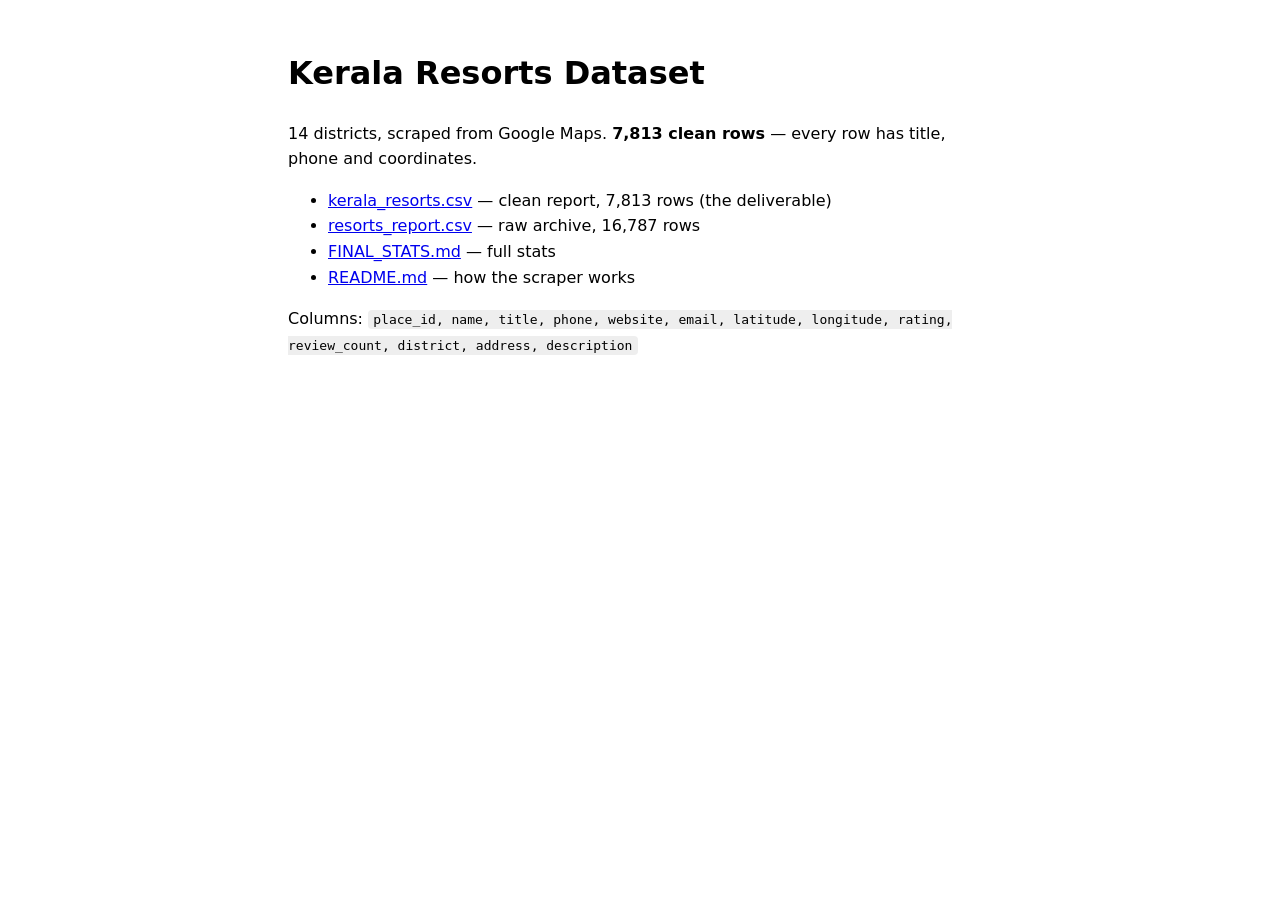
<file: index.html>
<!doctype html>
<meta charset="utf-8">
<title>Kerala Resorts Dataset</title>
<style>body{font-family:system-ui;max-width:44rem;margin:3rem auto;padding:0 1rem;line-height:1.6}
code{background:#eee;padding:.15em .4em;border-radius:4px}</style>
<h1>Kerala Resorts Dataset</h1>
<p>14 districts, scraped from Google Maps. <b>7,813 clean rows</b> — every row has
title, phone and coordinates.</p>
<ul>
 <li><a href="output/kerala_resorts.csv">kerala_resorts.csv</a> — clean report, 7,813 rows (the deliverable)</li>
 <li><a href="output/resorts_report.csv">resorts_report.csv</a> — raw archive, 16,787 rows</li>
 <li><a href="output/FINAL_STATS.md">FINAL_STATS.md</a> — full stats</li>
 <li><a href="README.md">README.md</a> — how the scraper works</li>
</ul>
<p>Columns: <code>place_id, name, title, phone, website, email, latitude,
longitude, rating, review_count, district, address, description</code></p>
</file>
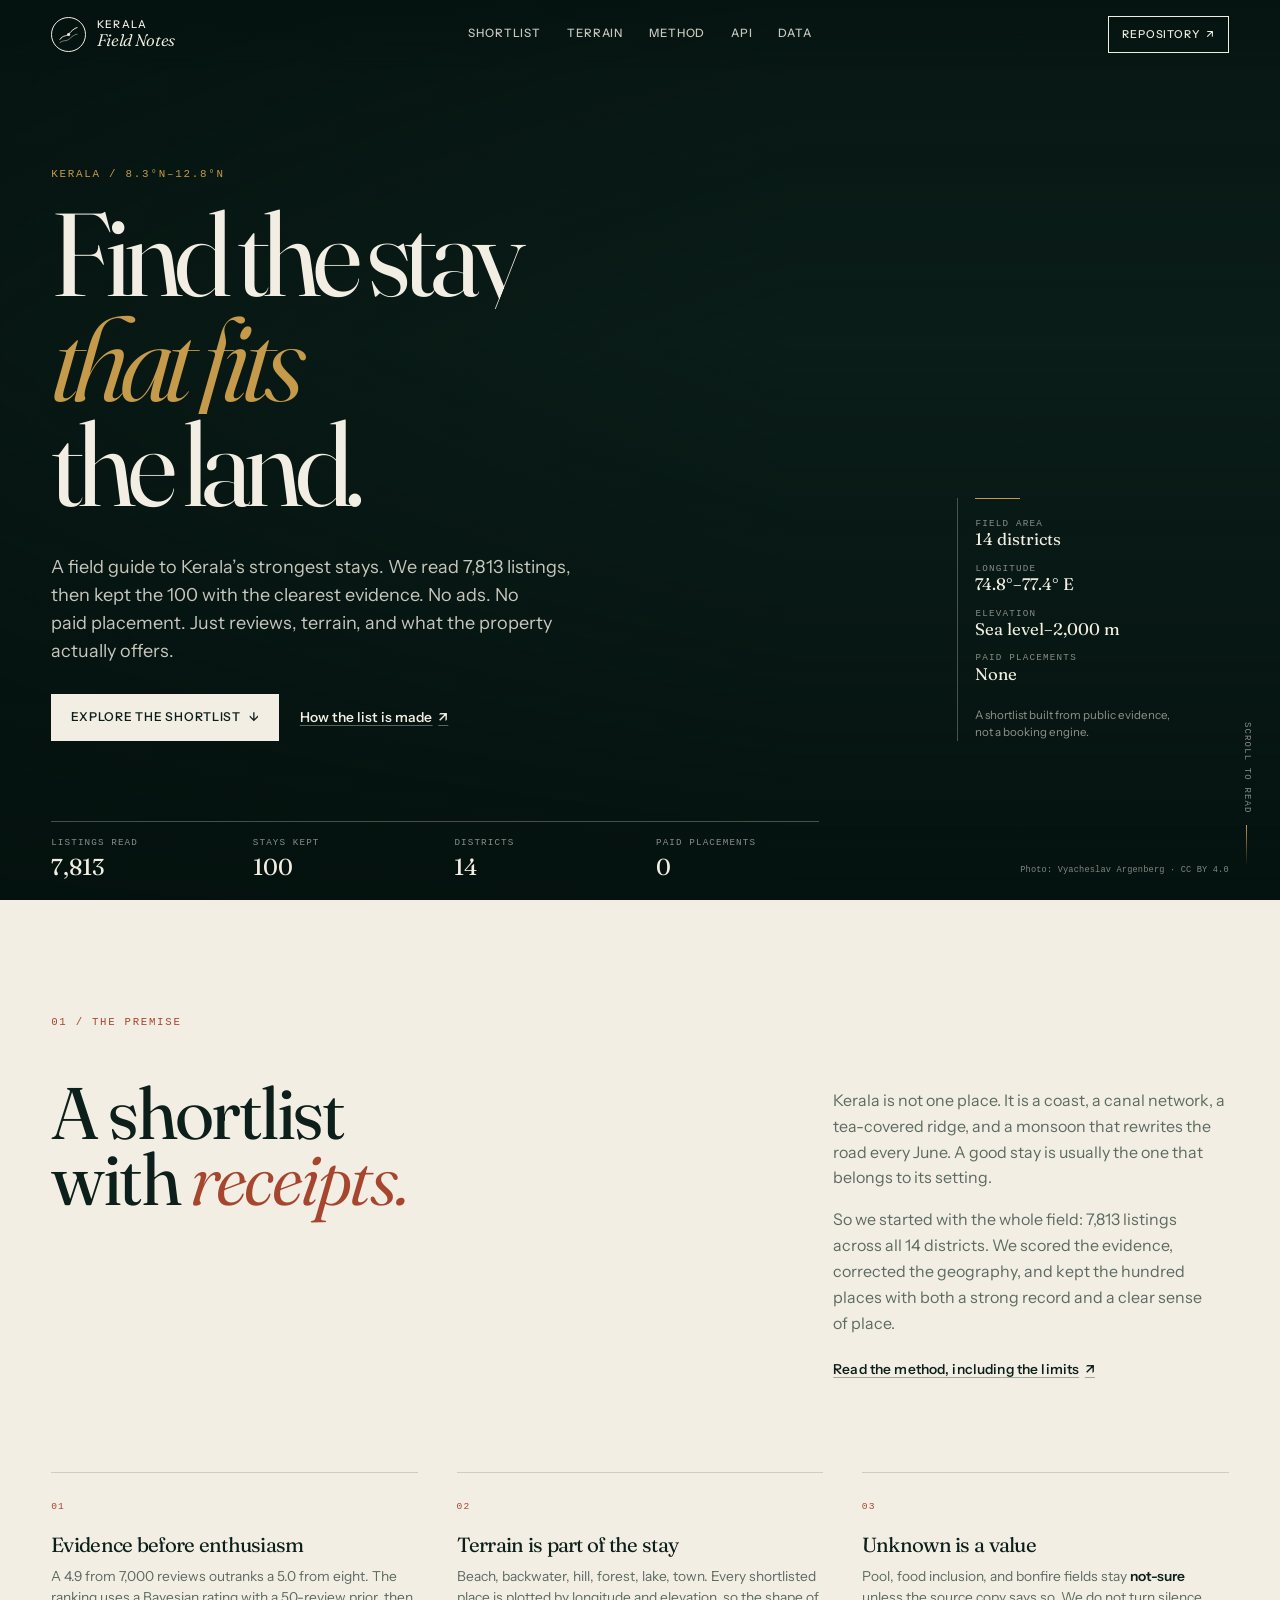
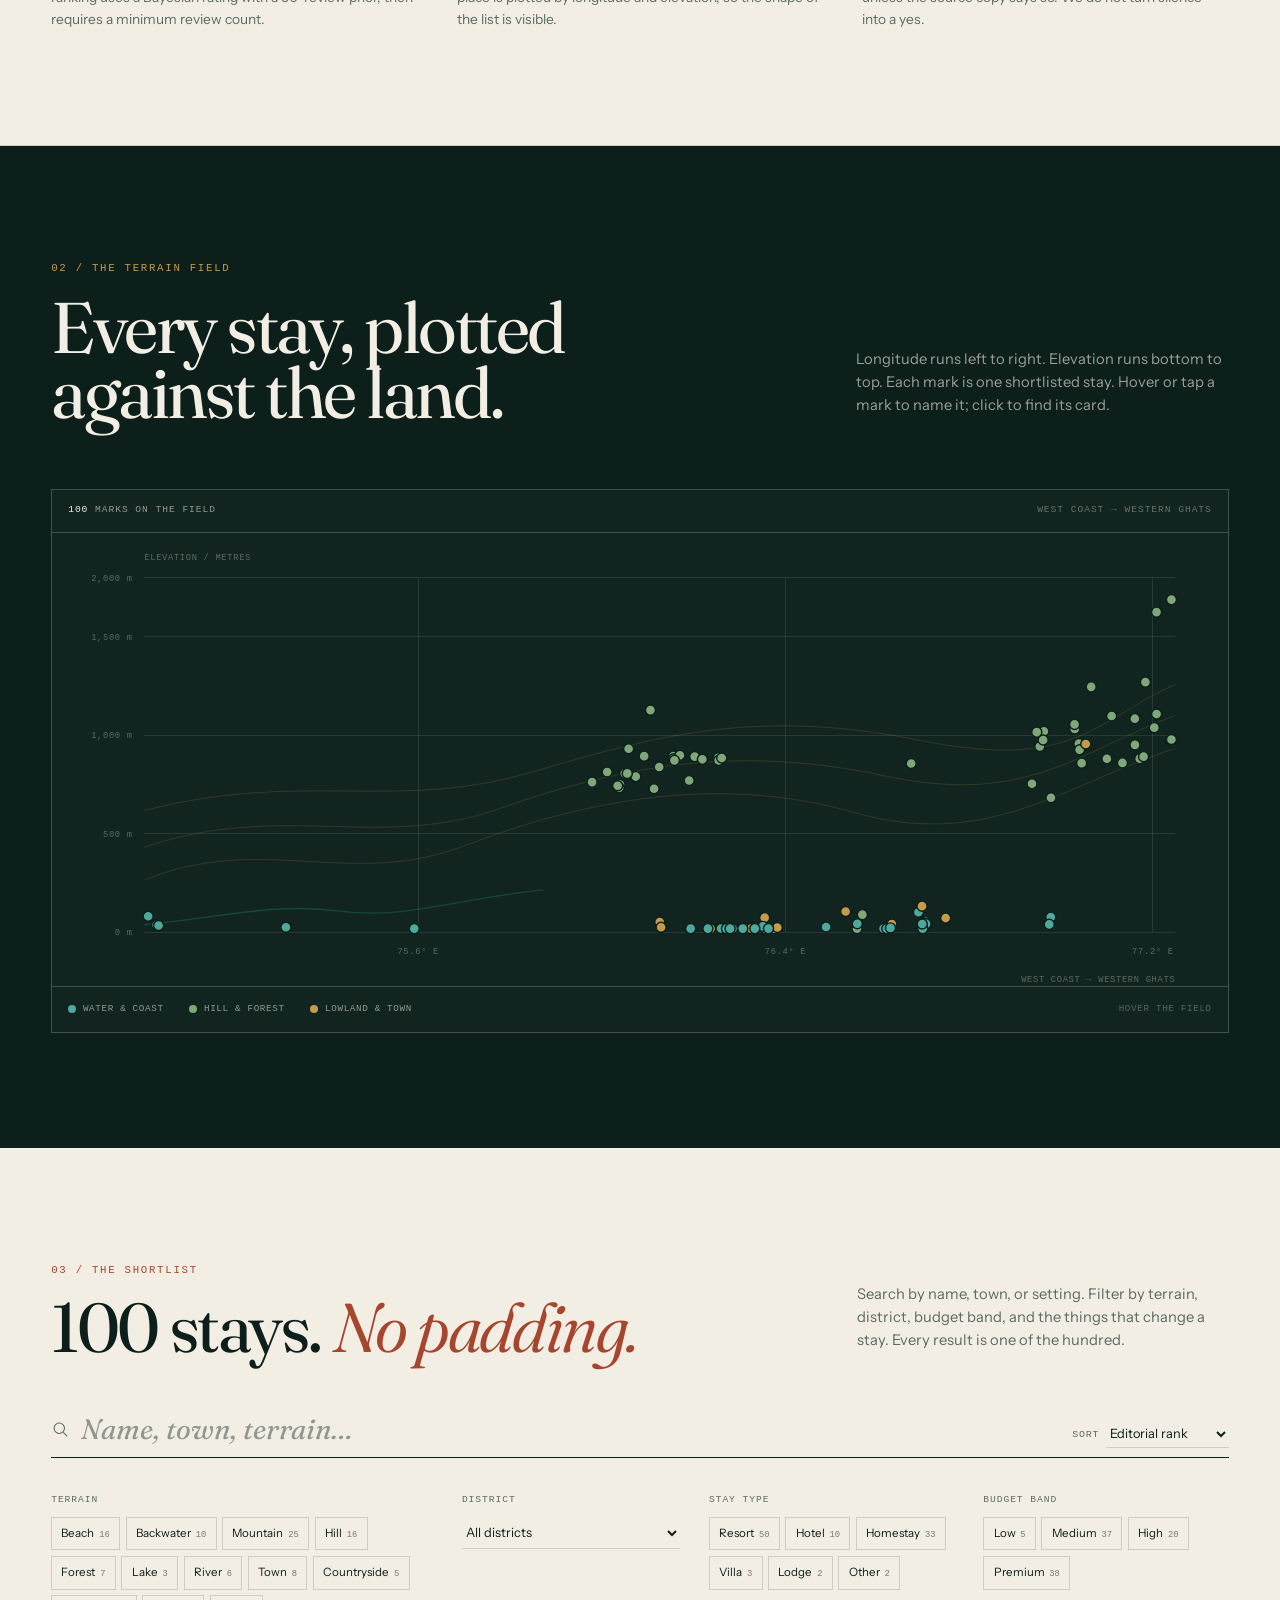
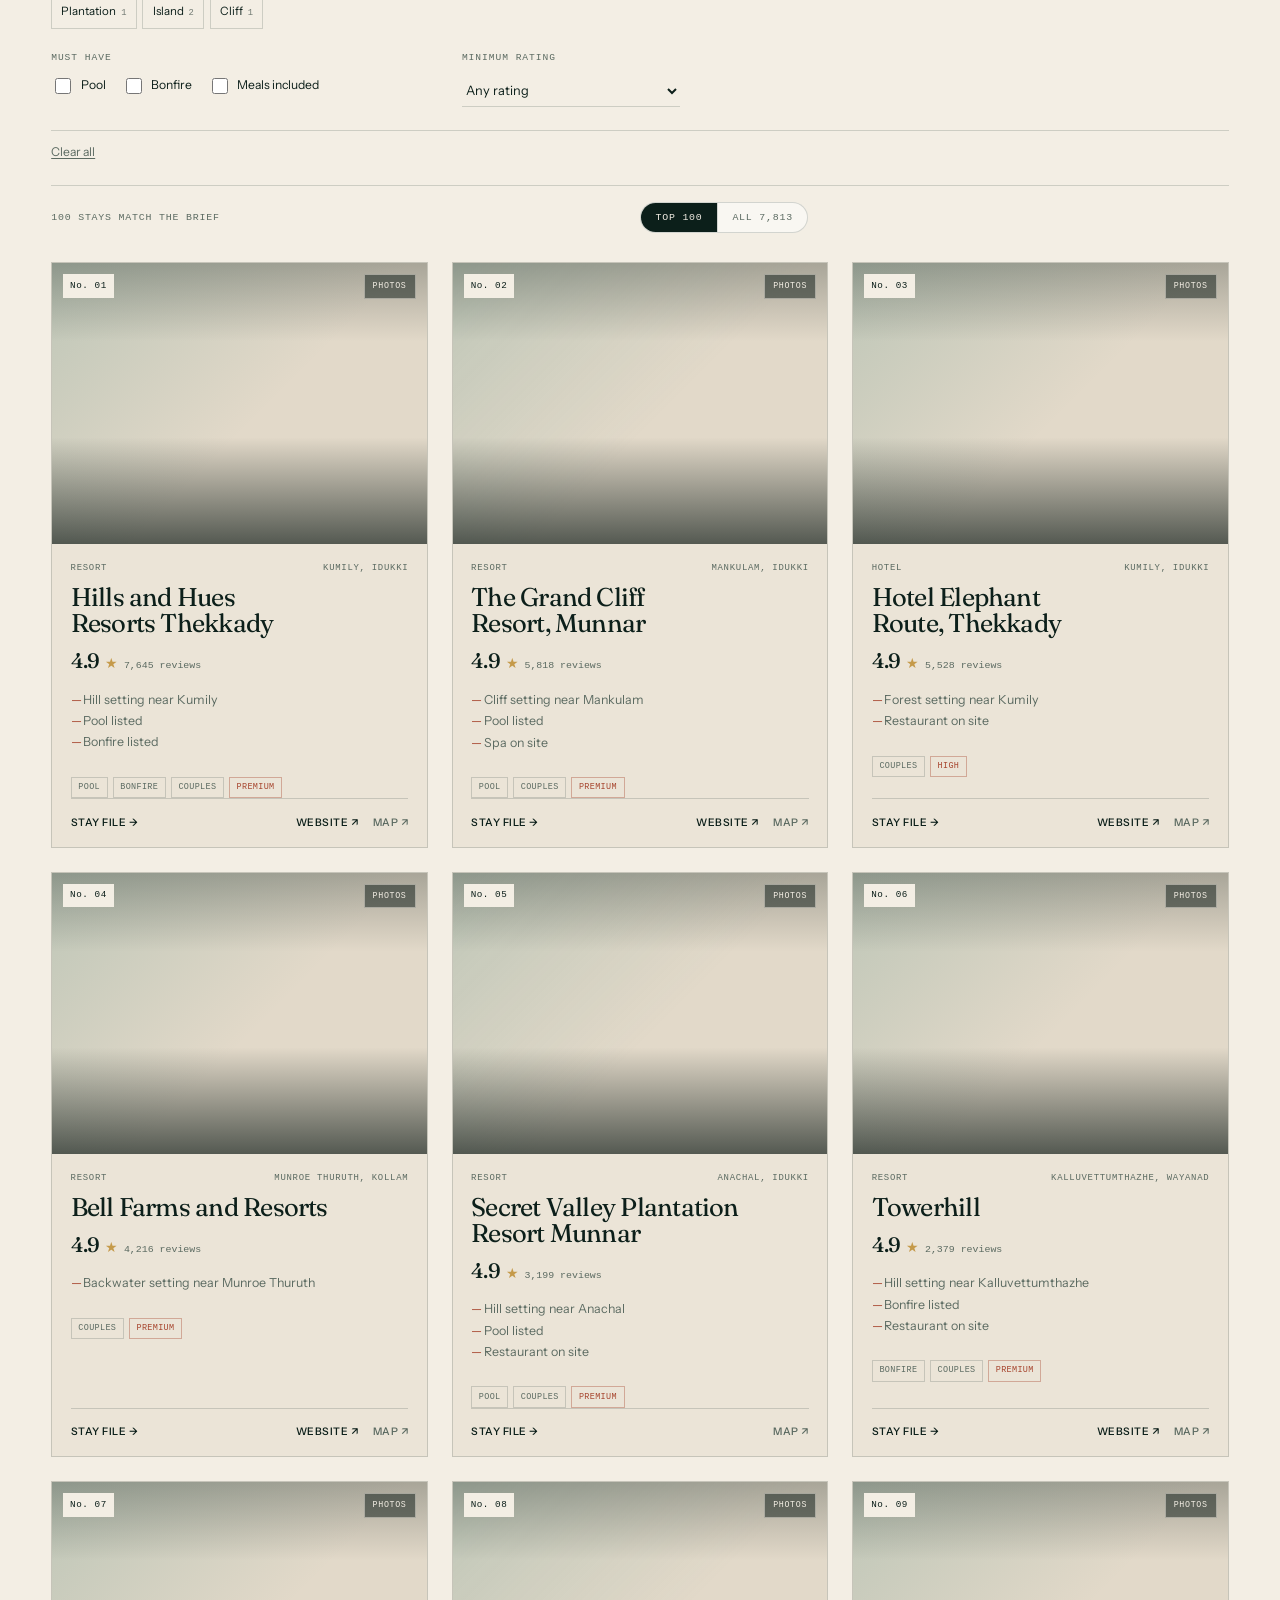
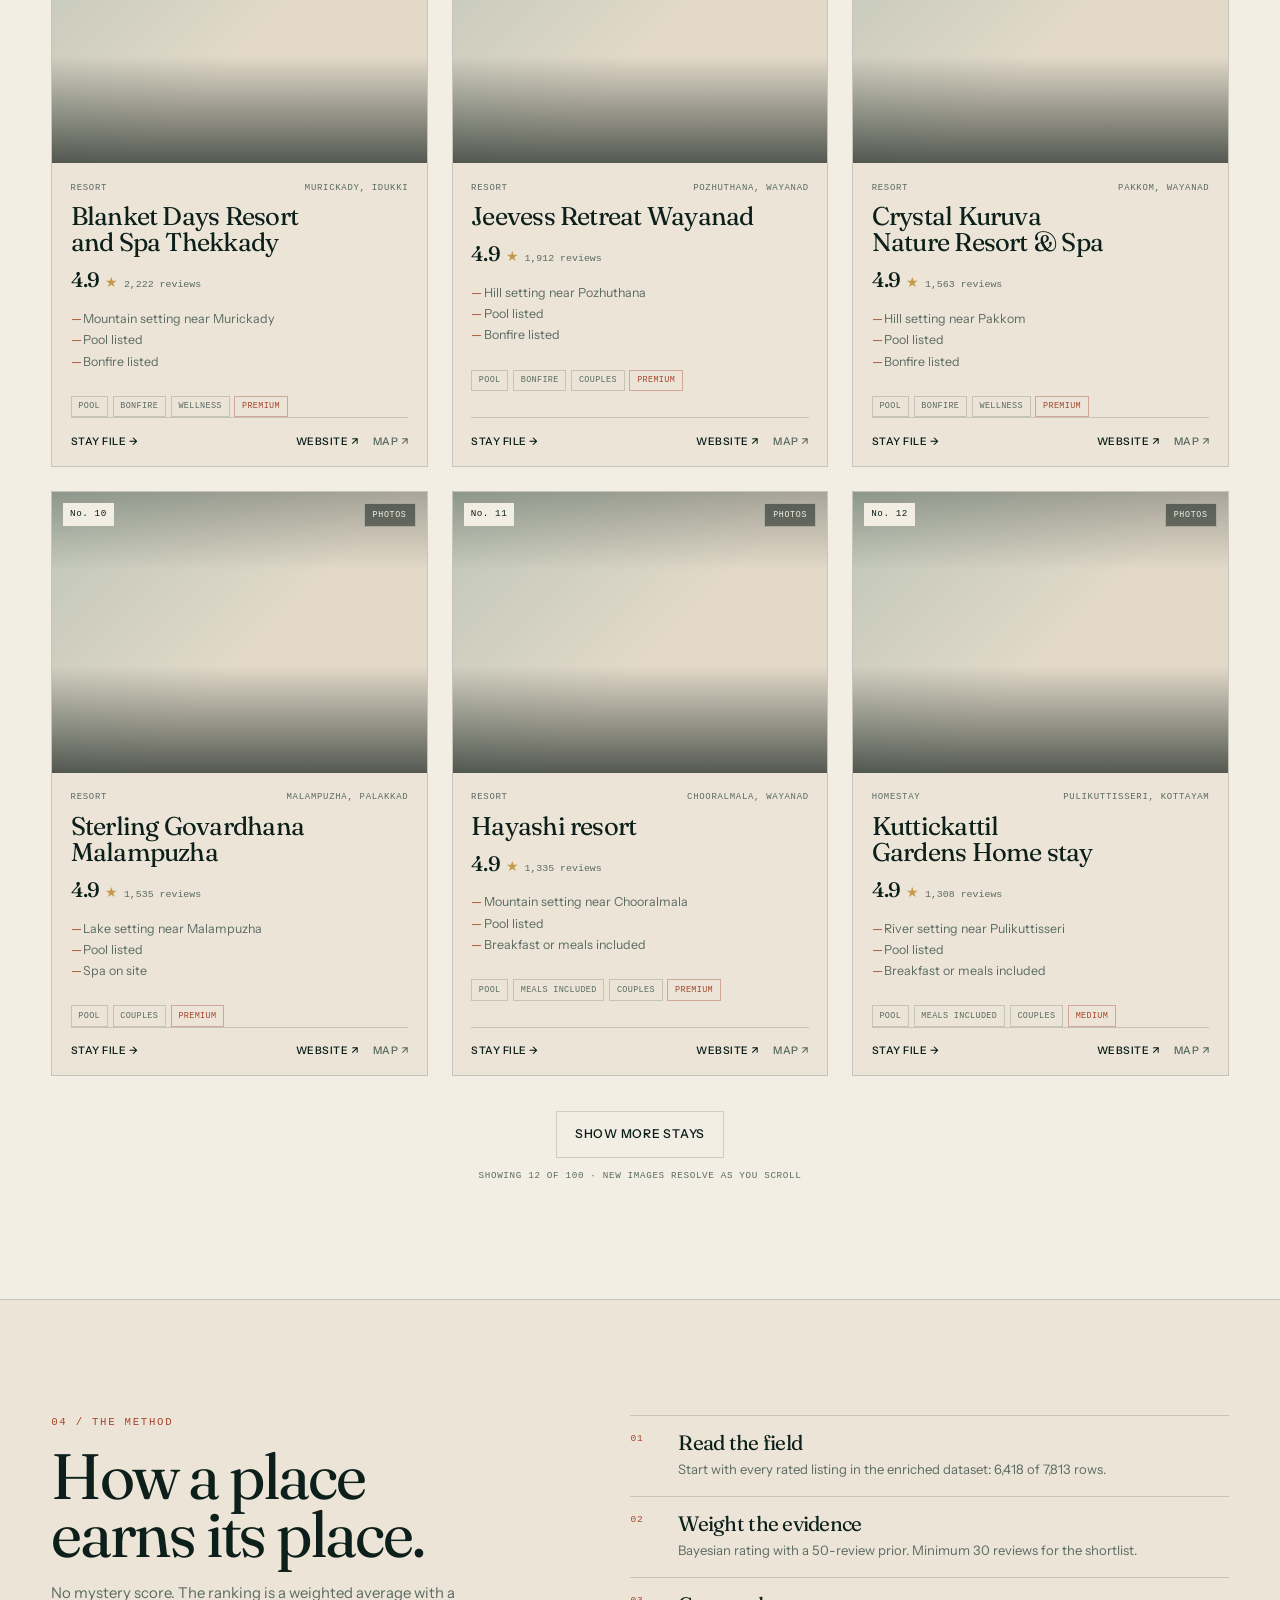
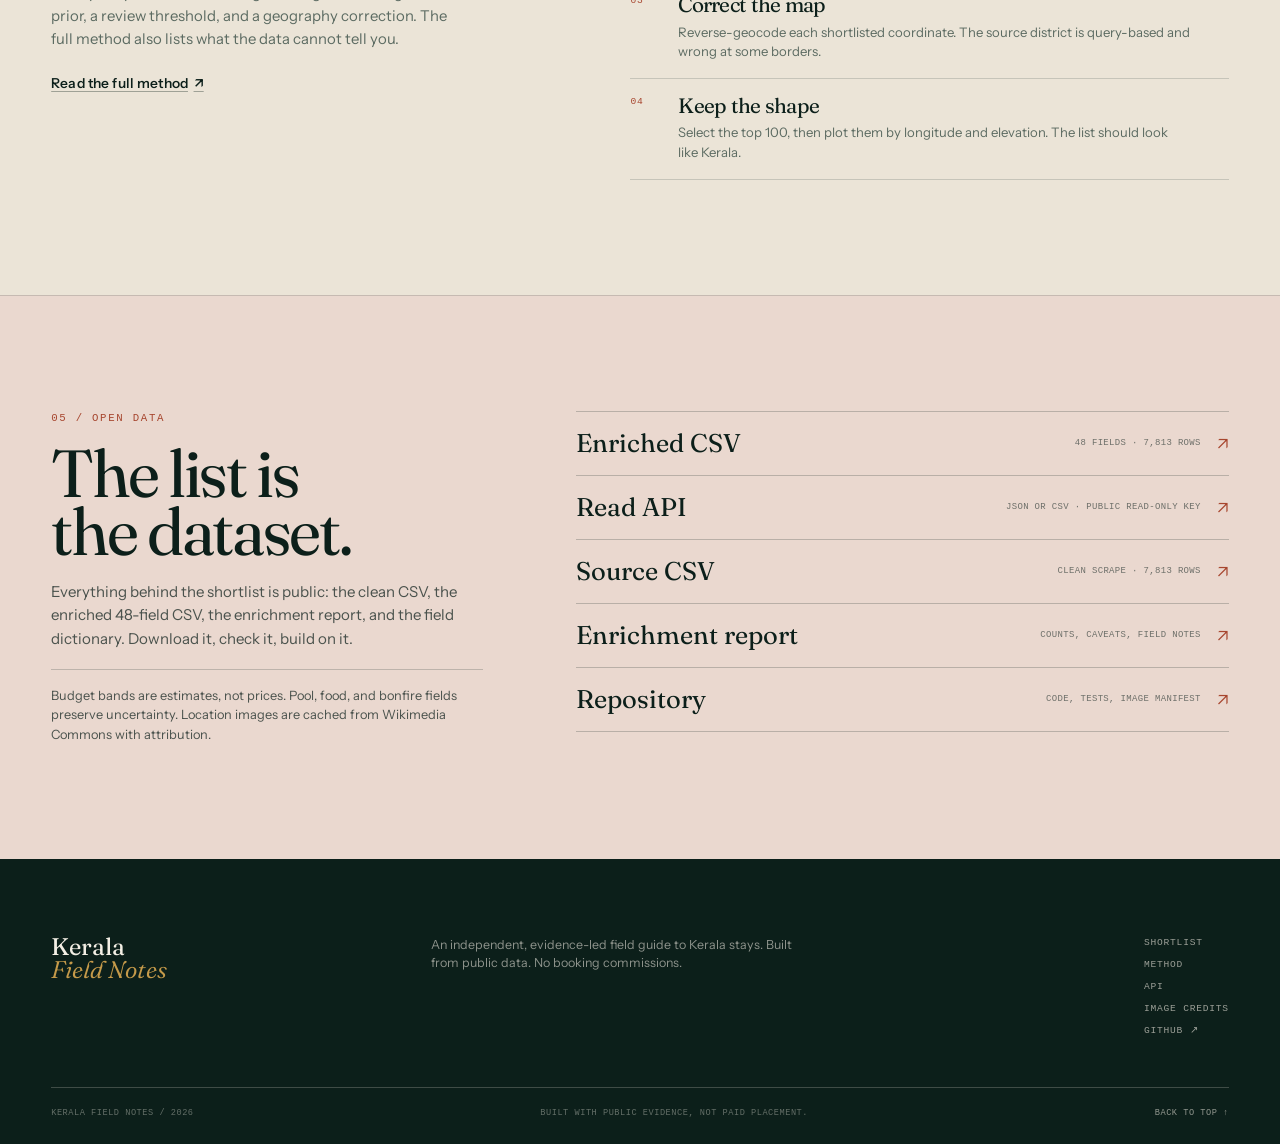
<file: docs/index.html>
<!doctype html>
<html lang="en">
<head>
  <meta charset="utf-8">
  <meta name="viewport" content="width=device-width, initial-scale=1">
  <title>Kerala Field Notes — 100 stays, ranked by evidence</title>
  <meta name="description" content="An evidence-led shortlist of 100 Kerala stays, plotted against the terrain that shapes them. 7,813 listings read. No paid placement.">
  <meta name="theme-color" content="#0c1f1a">
  <meta property="og:type" content="website">
  <meta property="og:title" content="Kerala Field Notes — 100 stays, ranked by evidence">
  <meta property="og:description" content="7,813 listings read. 100 stays kept. A field guide to Kerala, ranked by reviews, terrain, and what the property actually offers.">
  <meta property="og:image" content="https://nabeelmusthafawork.github.io/kerala-resorts-scraper/assets/og.jpg">
  <meta property="og:url" content="https://nabeelmusthafawork.github.io/kerala-resorts-scraper/">
  <meta name="twitter:card" content="summary_large_image">
  <link rel="canonical" href="https://nabeelmusthafawork.github.io/kerala-resorts-scraper/">
  <link rel="icon" href="favicon.svg" type="image/svg+xml">
  <link rel="preconnect" href="https://fonts.googleapis.com">
  <link rel="preconnect" href="https://fonts.gstatic.com" crossorigin>
  <link href="https://fonts.googleapis.com/css2?family=Fraunces:ital,opsz,wght@0,9..144,300..700;1,9..144,300..600&family=Instrument+Sans:ital,wght@0,400..700;1,400..600&display=swap" rel="stylesheet">
  <link rel="preload" as="image" href="assets/hero-1800.webp" imagesrcset="assets/hero-900.webp 900w, assets/hero-1800.webp 1800w" imagesizes="100vw" fetchpriority="high">
  <link rel="stylesheet" href="styles.css">
  <script src="app.js" defer></script>
</head>
<body>
  <a class="skip-link" href="#main">Skip to content</a>

  <header class="site-header" data-header>
    <a class="brand" href="index.html" aria-label="Kerala Field Notes, home">
      <span class="brand-mark" aria-hidden="true">
        <svg viewBox="0 0 34 34" fill="none"><path d="M4 24.5c5.4-7.6 8.7-3.9 13.1-8.4C21.7 11.4 24.8 8 30 6.5" stroke="currentColor" stroke-width="1.4"/><path d="M4 29c6.3-4.8 9.4-1.4 14.1-5.6 4.2-3.7 7.6-6.7 11.9-7.1" stroke="currentColor" stroke-width="1.4" opacity=".5"/><circle cx="17" cy="17" r="2.2" fill="currentColor"/></svg>
      </span>
      <span class="brand-type"><span>Kerala</span><em>Field Notes</em></span>
    </a>
    <nav class="site-nav" aria-label="Primary">
      <a href="#shortlist">Shortlist</a>
      <a href="#terrain">Terrain</a>
      <a href="method.html">Method</a>
      <a href="api.html">API</a>
      <a href="#data">Data</a>
    </nav>
    <a class="header-cta" href="https://github.com/nabeelmusthafawork/kerala-resorts-scraper" target="_blank" rel="noopener">Repository <span aria-hidden="true">↗</span></a>
  </header>

  <main id="main">
    <section class="hero" aria-labelledby="hero-title">
      <div class="hero-media" aria-hidden="true">
        <picture>
          <source media="(max-width: 720px)" srcset="assets/hero-900.webp">
          <img src="assets/hero-1800.webp" alt="" width="1800" height="1012" fetchpriority="high" decoding="async">
        </picture>
      </div>
      <div class="hero-wash" aria-hidden="true"></div>
      <div class="hero-grid">
        <div class="hero-main">
          <p class="eyebrow hero-eyebrow">Kerala / 8.3°N–12.8°N</p>
          <h1 id="hero-title">
            <span class="hero-line"><span>Find the stay</span></span>
            <span class="hero-line"><span><em>that fits</em></span></span>
            <span class="hero-line"><span>the land.</span></span>
          </h1>
          <p class="hero-dek">A field guide to Kerala’s strongest stays. We read 7,813 listings, then kept the 100 with the clearest evidence. No ads. No paid placement. Just reviews, terrain, and what the property actually offers.</p>
          <div class="hero-actions">
            <a class="button button--light" href="#shortlist">Explore the shortlist <span aria-hidden="true">↓</span></a>
            <a class="text-link text-link--light" href="method.html">How the list is made <span aria-hidden="true">↗</span></a>
          </div>
        </div>
        <aside class="hero-aside" aria-label="Dataset coordinates">
          <div class="hero-aside-rule"></div>
          <dl>
            <div><dt>Field area</dt><dd>14 districts</dd></div>
            <div><dt>Longitude</dt><dd>74.8°–77.4° E</dd></div>
            <div><dt>Elevation</dt><dd>Sea level–2,000 m</dd></div>
            <div><dt>Paid placements</dt><dd>None</dd></div>
          </dl>
          <p class="hero-aside-note">A shortlist built from public evidence, not a booking engine.</p>
        </aside>
      </div>
      <div class="hero-foot">
        <dl class="hero-stats" aria-label="Dataset summary">
          <div><dt>Listings read</dt><dd data-meta="source_rows">7,813</dd></div>
          <div><dt>Stays kept</dt><dd data-meta="shortlist">100</dd></div>
          <div><dt>Districts</dt><dd data-meta="districts">14</dd></div>
          <div><dt>Paid placements</dt><dd>0</dd></div>
        </dl>
        <a class="hero-credit" data-hero-credit href="https://commons.wikimedia.org/wiki/File:Kerala_backwaters,_Vembanad_Lake,_Houseboats,_India.jpg" target="_blank" rel="noopener">Photo: Vyacheslav Argenberg · CC BY 4.0</a>
      </div>
      <a class="hero-scroll" href="#premise"><span>Scroll to read</span><i aria-hidden="true"></i></a>
    </section>

    <section class="section premise" id="premise" aria-labelledby="premise-title">
      <div class="section-label">01 / The premise</div>
      <div class="premise-grid">
        <h2 id="premise-title">A shortlist with <em>receipts.</em></h2>
        <div class="premise-copy">
          <p>Kerala is not one place. It is a coast, a canal network, a tea-covered ridge, and a monsoon that rewrites the road every June. A good stay is usually the one that belongs to its setting.</p>
          <p>So we started with the whole field: 7,813 listings across all 14 districts. We scored the evidence, corrected the geography, and kept the hundred places with both a strong record and a clear sense of place.</p>
          <a class="text-link" href="method.html">Read the method, including the limits <span aria-hidden="true">↗</span></a>
        </div>
      </div>
      <div class="premise-notes">
        <article>
          <span class="note-index">01</span>
          <h3>Evidence before enthusiasm</h3>
          <p>A 4.9 from 7,000 reviews outranks a 5.0 from eight. The ranking uses a Bayesian rating with a 50-review prior, then requires a minimum review count.</p>
        </article>
        <article>
          <span class="note-index">02</span>
          <h3>Terrain is part of the stay</h3>
          <p>Beach, backwater, hill, forest, lake, town. Every shortlisted place is plotted by longitude and elevation, so the shape of the list is visible.</p>
        </article>
        <article>
          <span class="note-index">03</span>
          <h3>Unknown is a value</h3>
          <p>Pool, food inclusion, and bonfire fields stay <strong>not-sure</strong> unless the source copy says so. We do not turn silence into a yes.</p>
        </article>
      </div>
    </section>

    <section class="terrain-section" id="terrain" aria-labelledby="terrain-title">
      <div class="section terrain-inner">
        <div class="terrain-head">
          <div>
            <div class="section-label section-label--light">02 / The terrain field</div>
            <h2 id="terrain-title">Every stay, plotted against the land.</h2>
          </div>
          <p class="terrain-dek">Longitude runs left to right. Elevation runs bottom to top. Each mark is one shortlisted stay. Hover or tap a mark to name it; click to find its card.</p>
        </div>
        <div class="field-shell">
          <div class="field-topline">
            <span><b id="field-count">100</b> marks on the field</span>
            <span class="field-coord">West coast <span aria-hidden="true">→</span> Western Ghats</span>
          </div>
          <div class="field-wrap">
            <svg id="terrain-field" viewBox="0 0 1200 460" role="img" aria-label="Scatter plot of the 100 shortlisted stays by longitude and elevation. Dots cluster at sea level along the coast and rise through the Western Ghats."></svg>
            <div class="field-tip" id="field-tip" role="status" hidden></div>
          </div>
          <div class="field-key" aria-label="Field legend">
            <span><i class="key-dot key-dot--water"></i>Water &amp; coast</span>
            <span><i class="key-dot key-dot--green"></i>Hill &amp; forest</span>
            <span><i class="key-dot key-dot--land"></i>Lowland &amp; town</span>
            <span class="field-hint">Hover the field</span>
          </div>
        </div>
      </div>
    </section>

    <section class="section shortlist-section" id="shortlist" aria-labelledby="shortlist-title">
      <div class="shortlist-head">
        <div>
          <div class="section-label">03 / The shortlist</div>
          <h2 id="shortlist-title">100 stays. <em>No padding.</em></h2>
        </div>
        <p>Search by name, town, or setting. Filter by terrain, district, budget band, and the things that change a stay. Every result is one of the hundred.</p>
      </div>

      <div class="command-bar">
        <label class="search-field" for="search">
          <span class="search-icon" aria-hidden="true">
            <svg viewBox="0 0 24 24" fill="none"><circle cx="10.8" cy="10.8" r="6.8" stroke="currentColor" stroke-width="1.4"/><path d="m16 16 5 5" stroke="currentColor" stroke-width="1.4"/></svg>
          </span>
          <span class="sr-only">Search the shortlist</span>
          <input id="search" name="search" type="search" inputmode="search" autocomplete="off" placeholder="Name, town, terrain…">
        </label>
        <div class="command-actions">
          <label class="sort-field" for="sort">Sort
            <select id="sort" name="sort">
              <option value="rank">Editorial rank</option>
              <option value="rating">Rating</option>
              <option value="reviews">Review count</option>
              <option value="budget">Budget band</option>
              <option value="elevation">Elevation</option>
            </select>
          </label>
          <button class="filter-toggle" id="filter-toggle" type="button" aria-controls="filters" aria-expanded="false">
            Filters <span class="filter-count" id="filter-count" aria-hidden="true">0</span>
          </button>
        </div>
      </div>

      <form class="filters" id="filters" aria-label="Filter the shortlist">
        <fieldset class="filter-block filter-block--terrain">
          <legend>Terrain</legend>
          <div class="chips" id="setting-chips"></div>
        </fieldset>
        <fieldset class="filter-block">
          <legend>District</legend>
          <label class="select-wrap">
            <span class="sr-only">Filter by district</span>
            <select id="district-filter" name="district">
              <option value="">All districts</option>
            </select>
          </label>
        </fieldset>
        <fieldset class="filter-block">
          <legend>Stay type</legend>
          <div class="chips" id="type-chips"></div>
        </fieldset>
        <fieldset class="filter-block">
          <legend>Budget band</legend>
          <div class="chips" id="budget-chips"></div>
        </fieldset>
        <fieldset class="filter-block">
          <legend>Must have</legend>
          <div class="switches">
            <label><input type="checkbox" value="pool" data-must> <span>Pool</span></label>
            <label><input type="checkbox" value="campfire" data-must> <span>Bonfire</span></label>
            <label><input type="checkbox" value="food" data-must> <span>Meals included</span></label>
          </div>
        </fieldset>
        <fieldset class="filter-block">
          <legend>Minimum rating</legend>
          <label class="select-wrap">
            <span class="sr-only">Minimum rating</span>
            <select id="rating-filter" name="rating">
              <option value="0">Any rating</option>
              <option value="4.5">4.5 and up</option>
              <option value="4.7">4.7 and up</option>
              <option value="4.8">4.8 and up</option>
              <option value="4.9">4.9 only</option>
            </select>
          </label>
        </fieldset>
        <div class="filter-actions">
          <button class="text-button" id="clear-filters" type="button">Clear all</button>
          <button class="button button--ink filter-done" id="filter-done" type="button">Show results</button>
        </div>
      </form>

      <div class="results-bar">
        <p class="result-count" id="result-count" aria-live="polite">Loading the shortlist…</p>
        <div class="scope-switch" role="group" aria-label="Which listings to search">
          <button type="button" data-scope="top" aria-pressed="true">Top 100</button>
          <button type="button" data-scope="all" aria-pressed="false">All 7,813</button>
        </div>
        <div class="active-filters" id="active-filters" aria-label="Active filters"></div>
      </div>

      <div class="results-grid" id="results"></div>
      <div class="empty-state" id="empty" hidden>
        <p class="section-label">No matches</p>
        <h3>Nothing on the field fits that shape.</h3>
        <p>Try a wider terrain, a lower rating floor, or clear the search.</p>
        <button class="button button--ink" type="button" data-reset>Reset the filters</button>
      </div>
      <div class="results-foot">
        <button class="button button--outline" id="load-more" type="button" hidden>Show more stays</button>
        <p id="results-note"></p>
      </div>
      <noscript><p class="noscript-note">The shortlist needs JavaScript to filter. The full dataset remains available as a CSV in the data section.</p></noscript>
    </section>

    <section class="section method-teaser" id="method" aria-labelledby="method-title">
      <div class="method-teaser-inner">
        <div>
          <div class="section-label">04 / The method</div>
          <h2 id="method-title">How a place earns its place.</h2>
          <p>No mystery score. The ranking is a weighted average with a prior, a review threshold, and a geography correction. The full method also lists what the data cannot tell you.</p>
          <a class="text-link" href="method.html">Read the full method <span aria-hidden="true">↗</span></a>
        </div>
        <ol class="method-list">
          <li><span>01</span><div><h3>Read the field</h3><p>Start with every rated listing in the enriched dataset: 6,418 of 7,813 rows.</p></div></li>
          <li><span>02</span><div><h3>Weight the evidence</h3><p>Bayesian rating with a 50-review prior. Minimum 30 reviews for the shortlist.</p></div></li>
          <li><span>03</span><div><h3>Correct the map</h3><p>Reverse-geocode each shortlisted coordinate. The source district is query-based and wrong at some borders.</p></div></li>
          <li><span>04</span><div><h3>Keep the shape</h3><p>Select the top 100, then plot them by longitude and elevation. The list should look like Kerala.</p></div></li>
        </ol>
      </div>
    </section>

    <section class="section data-section" id="data" aria-labelledby="data-title">
      <div class="data-grid">
        <div>
          <div class="section-label">05 / Open data</div>
          <h2 id="data-title">The list is the dataset.</h2>
          <p>Everything behind the shortlist is public: the clean CSV, the enriched 48-field CSV, the enrichment report, and the field dictionary. Download it, check it, build on it.</p>
          <p class="data-caveat">Budget bands are estimates, not prices. Pool, food, and bonfire fields preserve uncertainty. Location images are cached from Wikimedia Commons with attribution.</p>
        </div>
        <div class="data-links">
          <a href="https://github.com/nabeelmusthafawork/kerala-resorts-scraper/blob/master/output/kerala_resorts_enriched.csv" target="_blank" rel="noopener"><span>Enriched CSV</span><small>48 fields · 7,813 rows</small><i aria-hidden="true">↗</i></a>
          <a href="api.html"><span>Read API</span><small>JSON or CSV · public read-only key</small><i aria-hidden="true">↗</i></a>
          <a href="https://github.com/nabeelmusthafawork/kerala-resorts-scraper/blob/master/output/kerala_resorts.csv" target="_blank" rel="noopener"><span>Source CSV</span><small>Clean scrape · 7,813 rows</small><i aria-hidden="true">↗</i></a>
          <a href="https://github.com/nabeelmusthafawork/kerala-resorts-scraper/blob/master/output/ENRICHMENT_REPORT.md" target="_blank" rel="noopener"><span>Enrichment report</span><small>Counts, caveats, field notes</small><i aria-hidden="true">↗</i></a>
          <a href="https://github.com/nabeelmusthafawork/kerala-resorts-scraper" target="_blank" rel="noopener"><span>Repository</span><small>Code, tests, image manifest</small><i aria-hidden="true">↗</i></a>
        </div>
      </div>
    </section>
  </main>

  <footer class="site-footer">
    <div class="footer-top">
      <a class="footer-brand" href="index.html" aria-label="Kerala Field Notes, home">
        <span>Kerala</span><em>Field Notes</em>
      </a>
      <p class="footer-note">An independent, evidence-led field guide to Kerala stays. Built from public data. No booking commissions.</p>
      <nav class="footer-nav" aria-label="Footer">
        <a href="#shortlist">Shortlist</a>
        <a href="method.html">Method</a>
        <a href="api.html">API</a>
        <a href="method.html#credits">Image credits</a>
        <a href="https://github.com/nabeelmusthafawork/kerala-resorts-scraper" target="_blank" rel="noopener">GitHub ↗</a>
      </nav>
    </div>
    <div class="footer-bottom">
      <span>Kerala Field Notes / 2026</span>
      <span>Built with public evidence, not paid placement.</span>
      <a href="#main">Back to top ↑</a>
    </div>
  </footer>

  <div class="lightbox" id="lightbox" role="dialog" aria-modal="true" aria-label="Listing photos" aria-hidden="true" hidden>
    <button class="lightbox-close" type="button" data-lightbox-close aria-label="Close photos">Close</button>
    <button class="lightbox-nav lightbox-prev" type="button" data-lightbox-prev aria-label="Previous photo">‹</button>
    <figure class="lightbox-figure">
      <img id="lightbox-image" alt="" decoding="async">
      <figcaption class="lightbox-caption">
        <span id="lightbox-caption"></span>
        <span id="lightbox-count" class="lightbox-count"></span>
        <a id="lightbox-credit" class="lightbox-credit" href="#" target="_blank" rel="noopener"></a>
      </figcaption>
    </figure>
    <button class="lightbox-nav lightbox-next" type="button" data-lightbox-next aria-label="Next photo">›</button>
  </div>
</body>
</html>
</file>
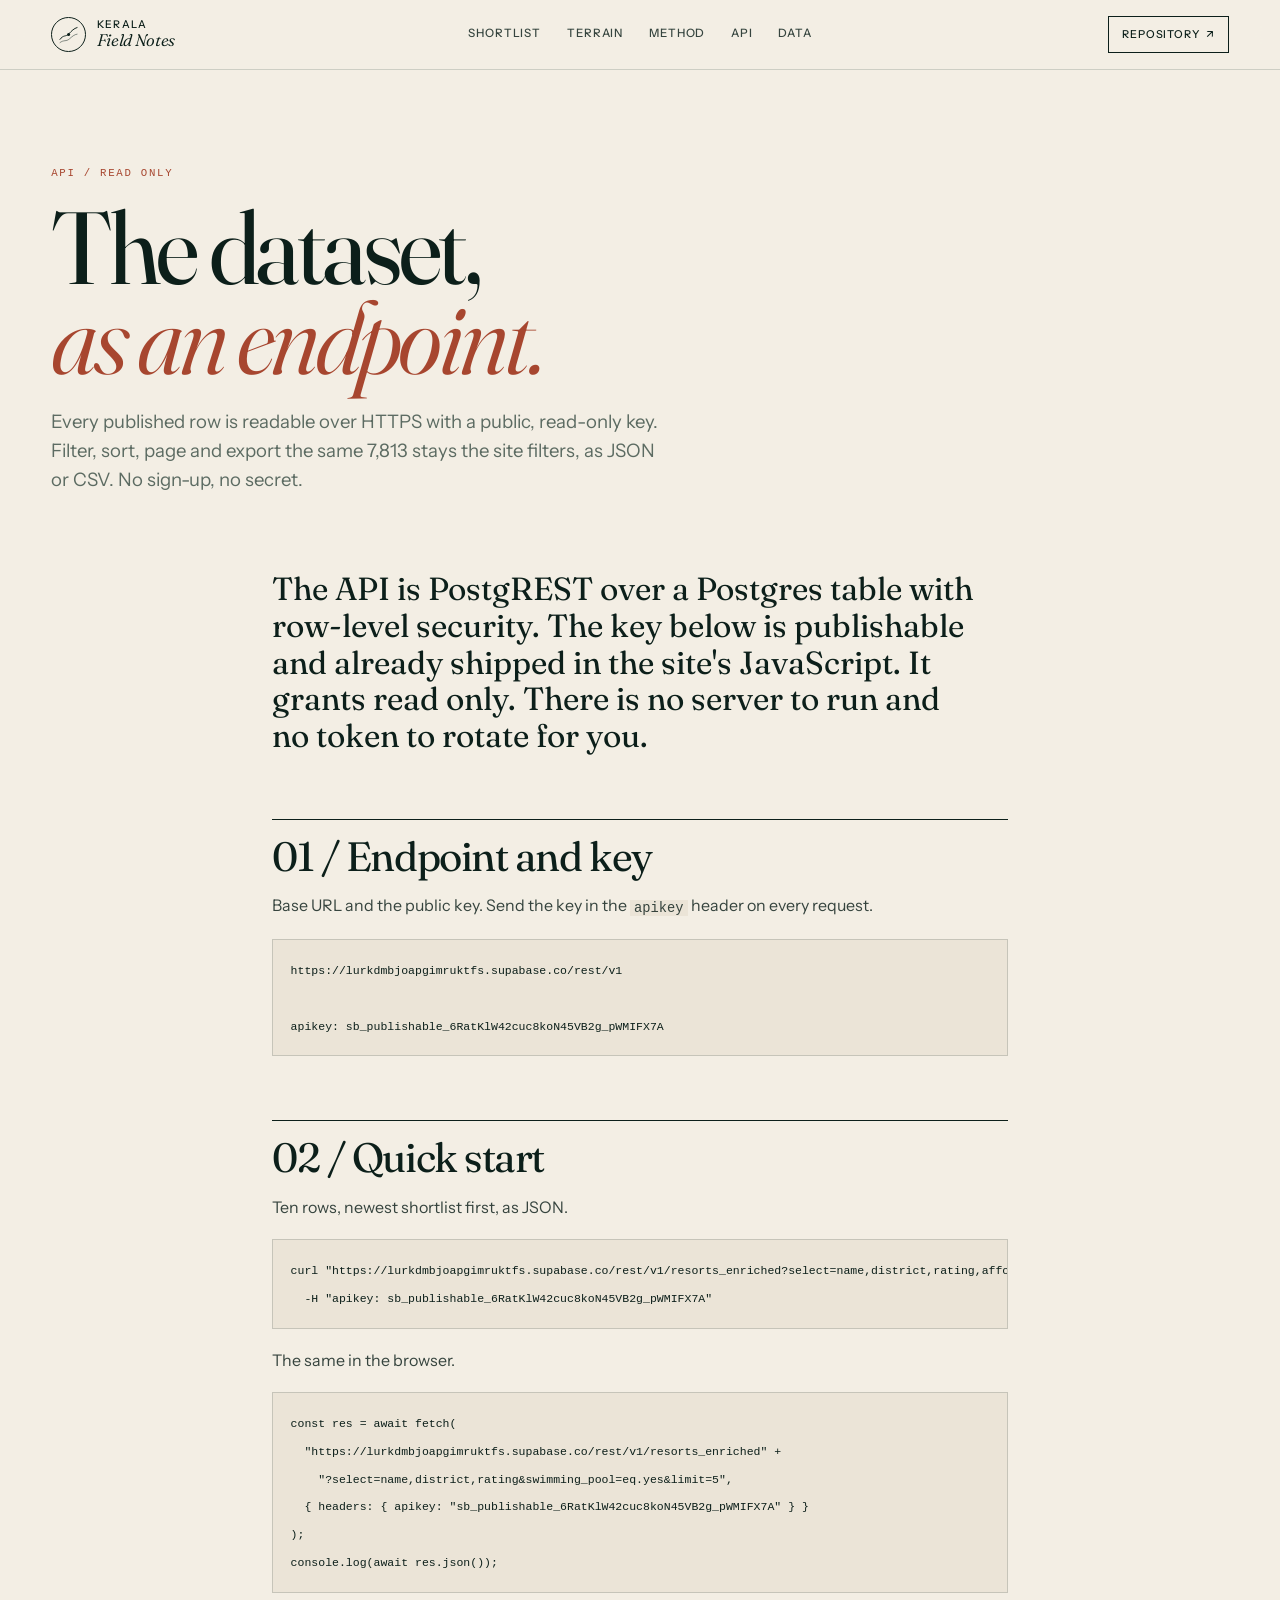
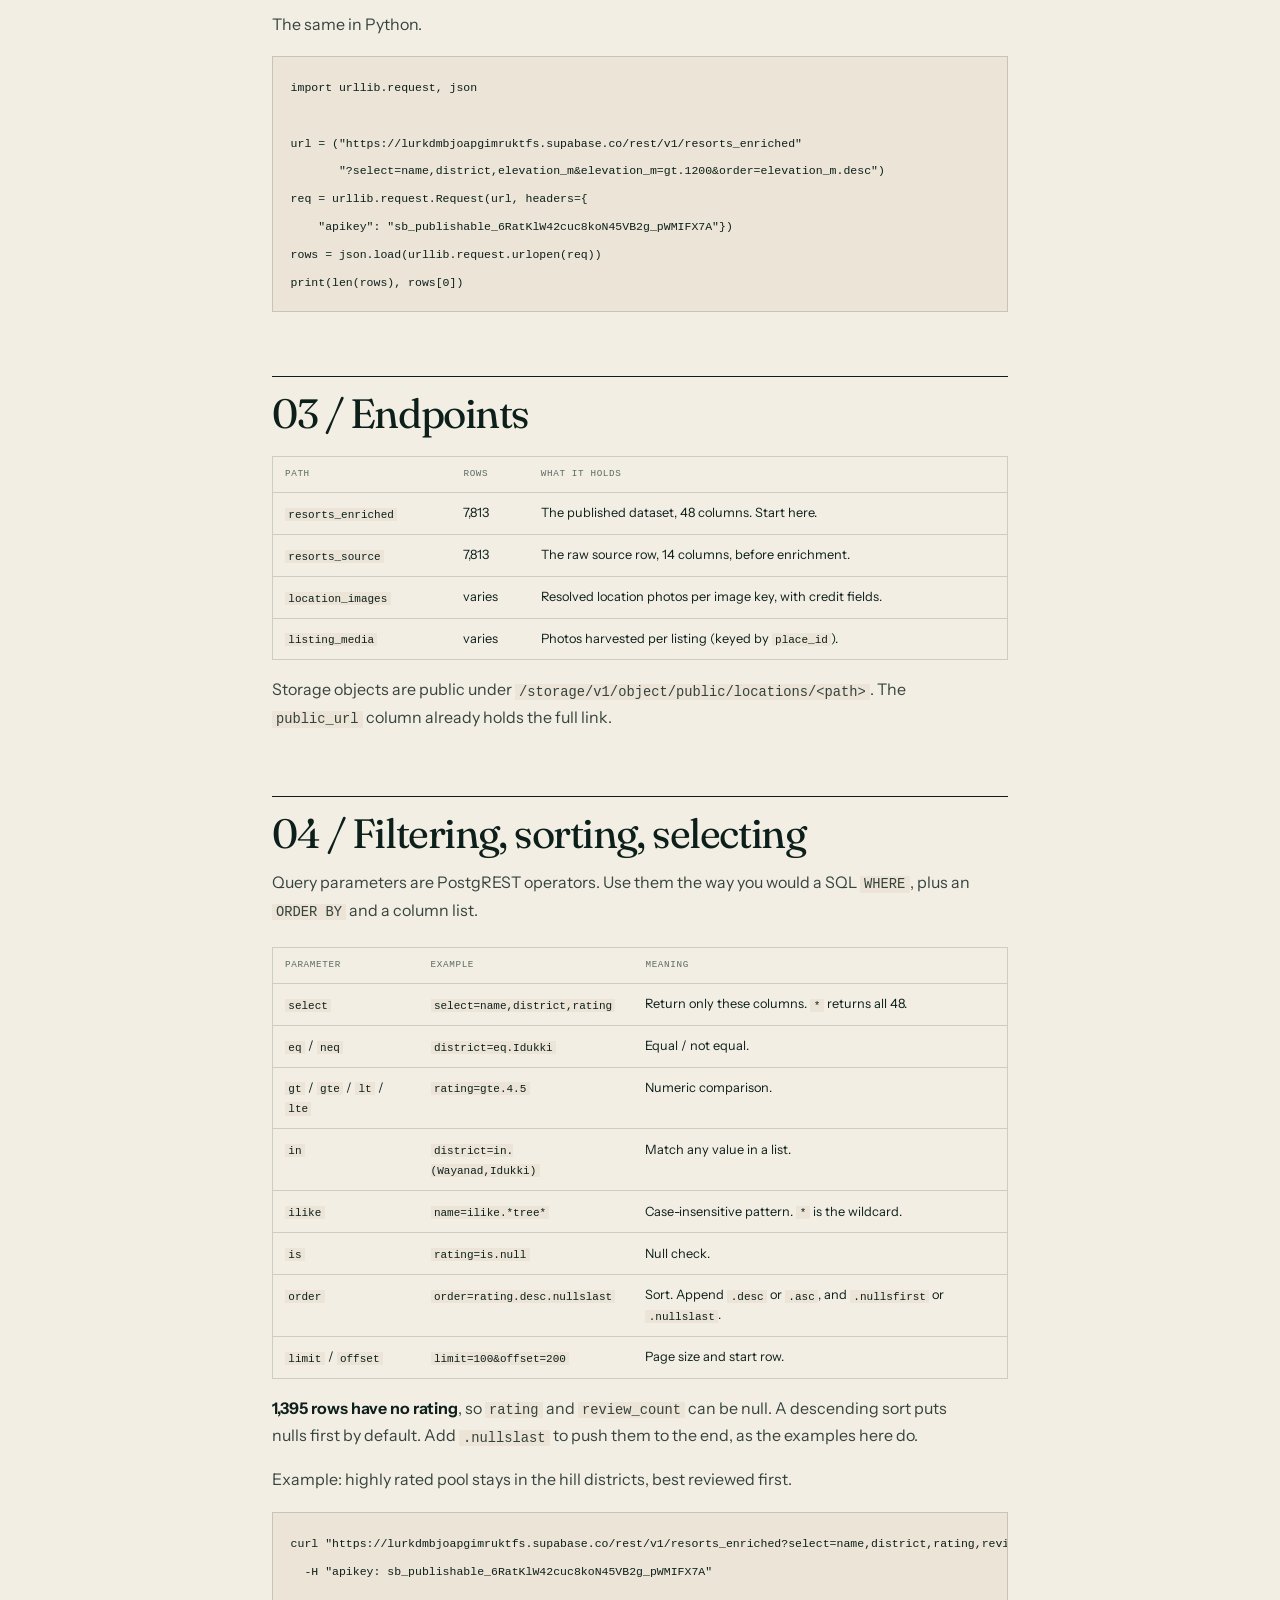
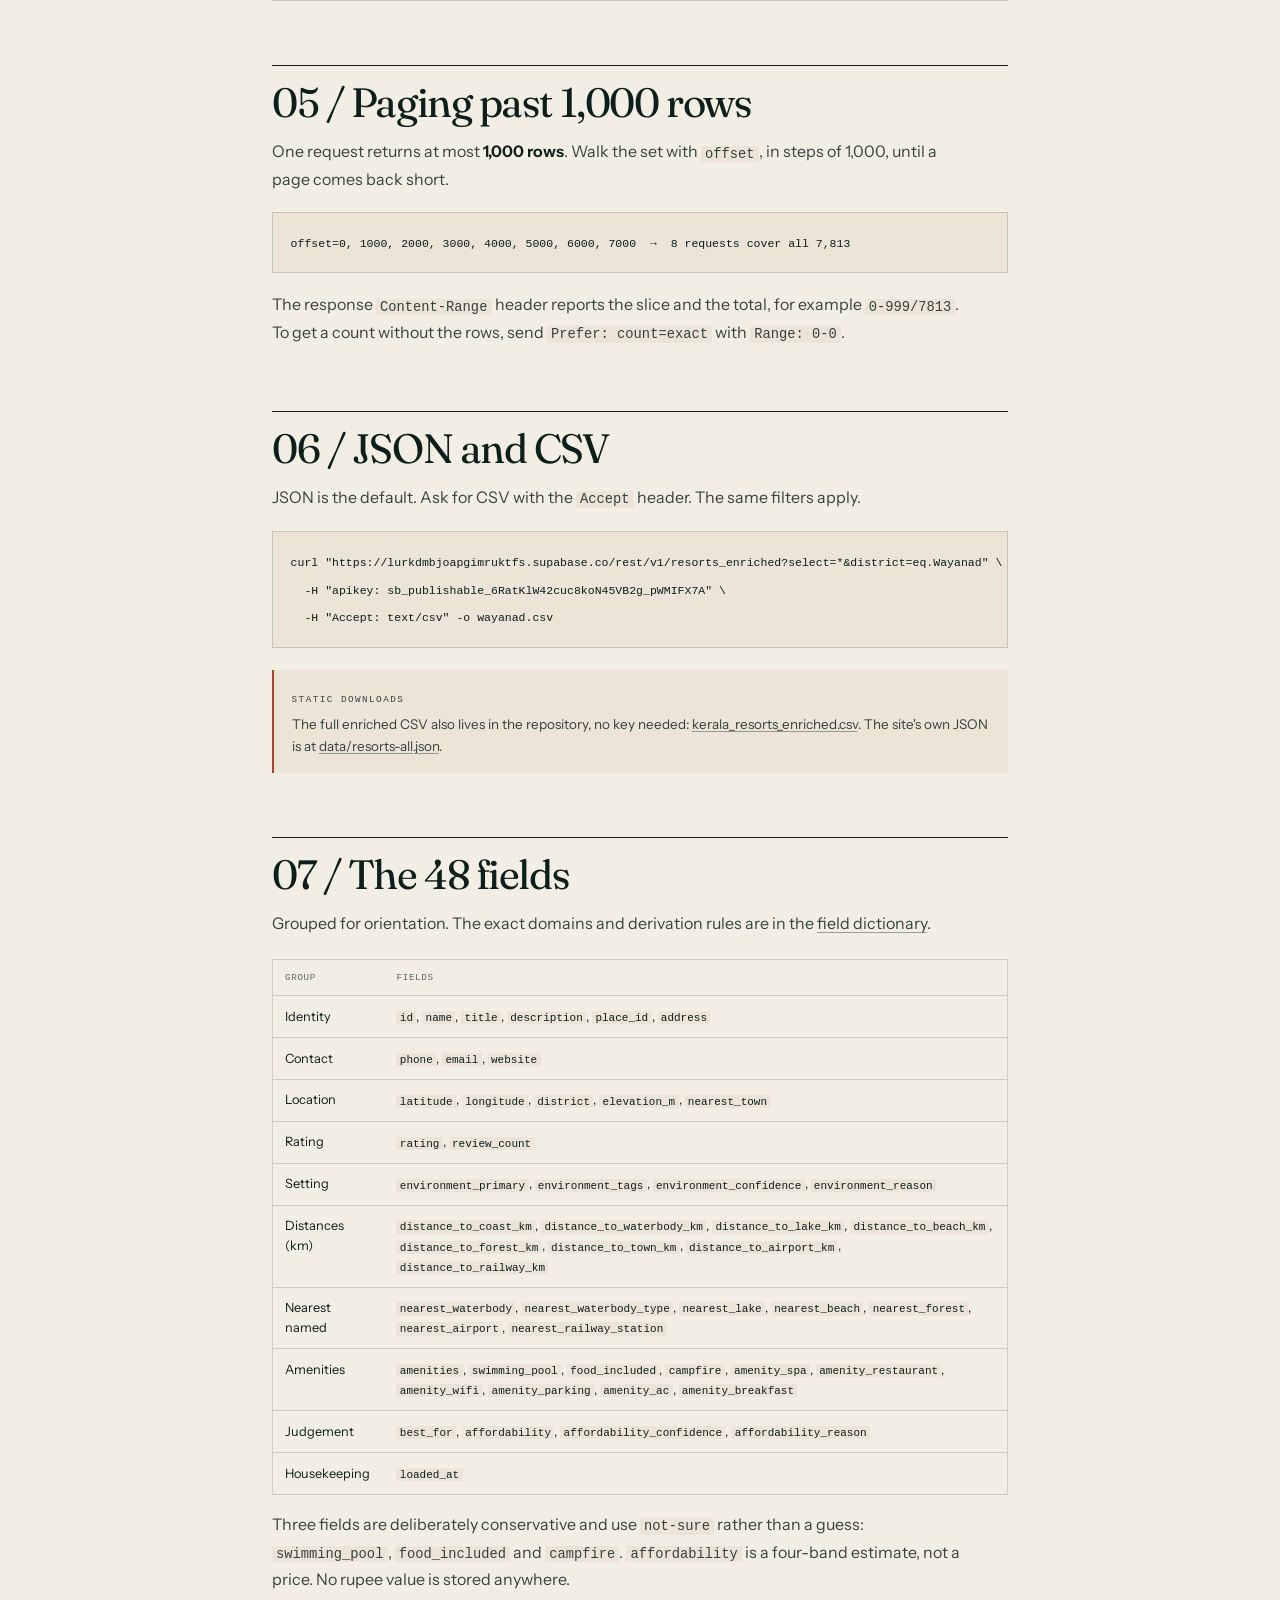
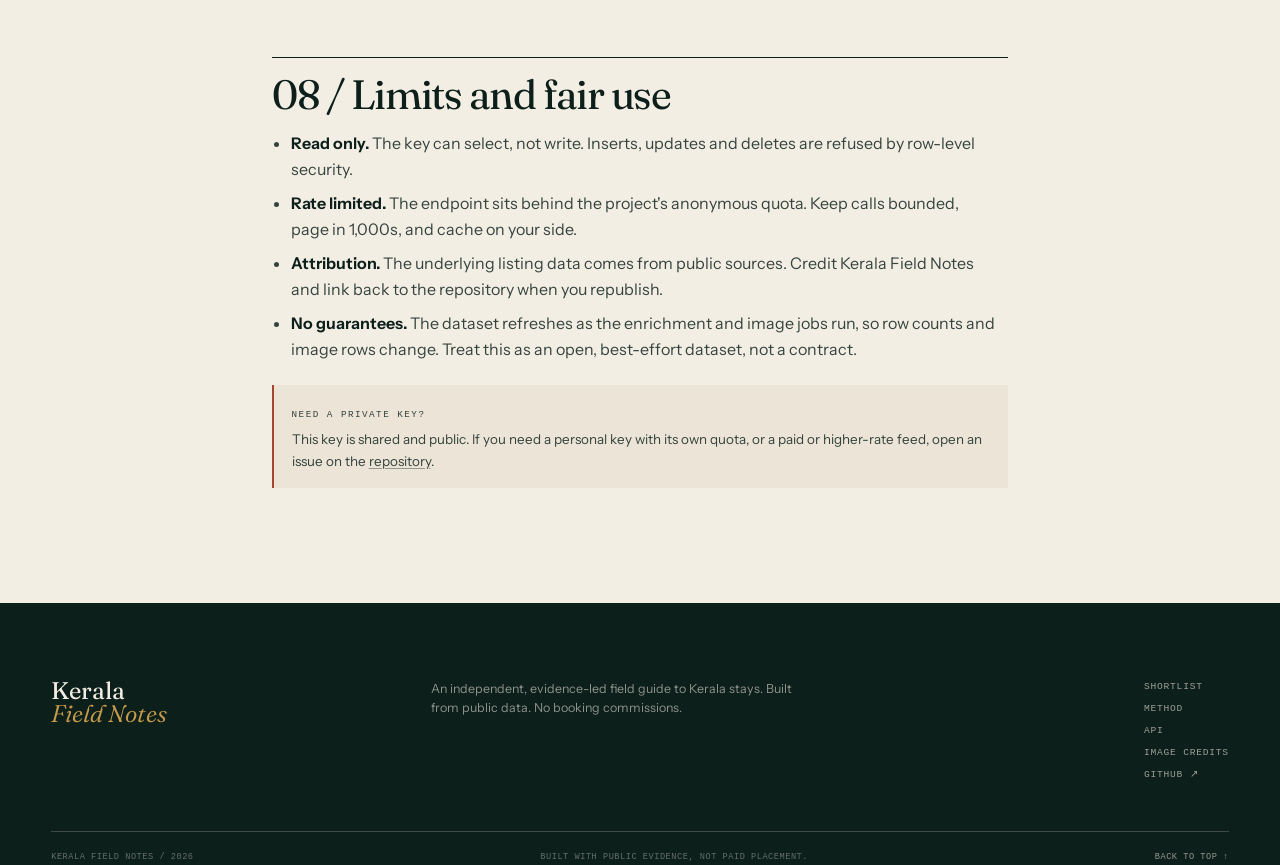
<file: docs/api.html>
<!doctype html>
<html lang="en">
<head>
  <meta charset="utf-8">
  <meta name="viewport" content="width=device-width, initial-scale=1">
  <title>API — Kerala Field Notes</title>
  <meta name="description" content="Read-only API for the Kerala Field Notes dataset: 7,813 Kerala stays with 48 enriched fields. Query with the public key, filter, sort, page and export as JSON or CSV.">
  <meta name="theme-color" content="#f3eee4">
  <link rel="icon" href="favicon.svg" type="image/svg+xml">
  <link rel="preconnect" href="https://fonts.googleapis.com">
  <link rel="preconnect" href="https://fonts.gstatic.com" crossorigin>
  <link href="https://fonts.googleapis.com/css2?family=Fraunces:ital,opsz,wght@0,9..144,300..700;1,9..144,300..600&family=Instrument+Sans:ital,wght@0,400..700;1,400..600&display=swap" rel="stylesheet">
  <link rel="stylesheet" href="styles.css">
</head>
<body class="is-inner">
  <a class="skip-link" href="#main">Skip to content</a>

  <header class="site-header" data-header>
    <a class="brand" href="index.html" aria-label="Kerala Field Notes, home">
      <span class="brand-mark" aria-hidden="true">
        <svg viewBox="0 0 34 34" fill="none"><path d="M4 24.5c5.4-7.6 8.7-3.9 13.1-8.4C21.7 11.4 24.8 8 30 6.5" stroke="currentColor" stroke-width="1.4"/><path d="M4 29c6.3-4.8 9.4-1.4 14.1-5.6 4.2-3.7 7.6-6.7 11.9-7.1" stroke="currentColor" stroke-width="1.4" opacity=".5"/><circle cx="17" cy="17" r="2.2" fill="currentColor"/></svg>
      </span>
      <span class="brand-type"><span>Kerala</span><em>Field Notes</em></span>
    </a>
    <nav class="site-nav" aria-label="Primary">
      <a href="index.html#shortlist">Shortlist</a>
      <a href="index.html#terrain">Terrain</a>
      <a href="method.html">Method</a>
      <a href="api.html" aria-current="page">API</a>
      <a href="index.html#data">Data</a>
    </nav>
    <a class="header-cta" href="https://github.com/nabeelmusthafawork/kerala-resorts-scraper" target="_blank" rel="noopener">Repository <span aria-hidden="true">↗</span></a>
  </header>

  <main id="main">
    <header class="page-hero">
      <p class="section-label">API / read only</p>
      <h1>The dataset, <em>as an endpoint.</em></h1>
      <p class="page-dek">Every published row is readable over HTTPS with a public, read-only key. Filter, sort, page and export the same 7,813 stays the site filters, as JSON or CSV. No sign-up, no secret.</p>
    </header>

    <div class="prose-wrap">
      <article class="prose">
        <p class="lede">The API is PostgREST over a Postgres table with row-level security. The key below is publishable and already shipped in the site's JavaScript. It grants read only. There is no server to run and no token to rotate for you.</p>

        <h2 id="endpoint">01 / Endpoint and key</h2>
        <p>Base URL and the public key. Send the key in the <code>apikey</code> header on every request.</p>
        <pre><code>https://lurkdmbjoapgimruktfs.supabase.co/rest/v1

apikey: sb_publishable_6RatKlW42cuc8koN45VB2g_pWMIFX7A</code></pre>

        <h2 id="quickstart">02 / Quick start</h2>
        <p>Ten rows, newest shortlist first, as JSON.</p>
        <pre><code>curl "https://lurkdmbjoapgimruktfs.supabase.co/rest/v1/resorts_enriched?select=name,district,rating,affordability&amp;order=rating.desc.nullslast&amp;limit=10" \
  -H "apikey: sb_publishable_6RatKlW42cuc8koN45VB2g_pWMIFX7A"</code></pre>

        <p>The same in the browser.</p>
        <pre><code>const res = await fetch(
  "https://lurkdmbjoapgimruktfs.supabase.co/rest/v1/resorts_enriched" +
    "?select=name,district,rating&amp;swimming_pool=eq.yes&amp;limit=5",
  { headers: { apikey: "sb_publishable_6RatKlW42cuc8koN45VB2g_pWMIFX7A" } }
);
console.log(await res.json());</code></pre>

        <p>The same in Python.</p>
        <pre><code>import urllib.request, json

url = ("https://lurkdmbjoapgimruktfs.supabase.co/rest/v1/resorts_enriched"
       "?select=name,district,elevation_m&amp;elevation_m=gt.1200&amp;order=elevation_m.desc")
req = urllib.request.Request(url, headers={
    "apikey": "sb_publishable_6RatKlW42cuc8koN45VB2g_pWMIFX7A"})
rows = json.load(urllib.request.urlopen(req))
print(len(rows), rows[0])</code></pre>

        <h2 id="tables">03 / Endpoints</h2>
        <div class="table-wrap">
          <table>
            <thead><tr><th>Path</th><th>Rows</th><th>What it holds</th></tr></thead>
            <tbody>
              <tr><td><code>resorts_enriched</code></td><td>7,813</td><td>The published dataset, 48 columns. Start here.</td></tr>
              <tr><td><code>resorts_source</code></td><td>7,813</td><td>The raw source row, 14 columns, before enrichment.</td></tr>
              <tr><td><code>location_images</code></td><td>varies</td><td>Resolved location photos per image key, with credit fields.</td></tr>
              <tr><td><code>listing_media</code></td><td>varies</td><td>Photos harvested per listing (keyed by <code>place_id</code>).</td></tr>
            </tbody>
          </table>
        </div>
        <p>Storage objects are public under <code>/storage/v1/object/public/locations/&lt;path&gt;</code>. The <code>public_url</code> column already holds the full link.</p>

        <h2 id="queries">04 / Filtering, sorting, selecting</h2>
        <p>Query parameters are PostgREST operators. Use them the way you would a SQL <code>WHERE</code>, plus an <code>ORDER BY</code> and a column list.</p>
        <div class="table-wrap">
          <table>
            <thead><tr><th>Parameter</th><th>Example</th><th>Meaning</th></tr></thead>
            <tbody>
              <tr><td><code>select</code></td><td><code>select=name,district,rating</code></td><td>Return only these columns. <code>*</code> returns all 48.</td></tr>
              <tr><td><code>eq</code> / <code>neq</code></td><td><code>district=eq.Idukki</code></td><td>Equal / not equal.</td></tr>
              <tr><td><code>gt</code> / <code>gte</code> / <code>lt</code> / <code>lte</code></td><td><code>rating=gte.4.5</code></td><td>Numeric comparison.</td></tr>
              <tr><td><code>in</code></td><td><code>district=in.(Wayanad,Idukki)</code></td><td>Match any value in a list.</td></tr>
              <tr><td><code>ilike</code></td><td><code>name=ilike.*tree*</code></td><td>Case-insensitive pattern. <code>*</code> is the wildcard.</td></tr>
              <tr><td><code>is</code></td><td><code>rating=is.null</code></td><td>Null check.</td></tr>
              <tr><td><code>order</code></td><td><code>order=rating.desc.nullslast</code></td><td>Sort. Append <code>.desc</code> or <code>.asc</code>, and <code>.nullsfirst</code> or <code>.nullslast</code>.</td></tr>
              <tr><td><code>limit</code> / <code>offset</code></td><td><code>limit=100&amp;offset=200</code></td><td>Page size and start row.</td></tr>
            </tbody>
          </table>
        </div>
        <p><strong>1,395 rows have no rating</strong>, so <code>rating</code> and <code>review_count</code> can be null. A descending sort puts nulls first by default. Add <code>.nullslast</code> to push them to the end, as the examples here do.</p>
        <p>Example: highly rated pool stays in the hill districts, best reviewed first.</p>
        <pre><code>curl "https://lurkdmbjoapgimruktfs.supabase.co/rest/v1/resorts_enriched?select=name,district,rating,review_count&amp;swimming_pool=eq.yes&amp;environment_primary=eq.hill&amp;rating=gte.4.5&amp;order=review_count.desc&amp;limit=20" \
  -H "apikey: sb_publishable_6RatKlW42cuc8koN45VB2g_pWMIFX7A"</code></pre>

        <h2 id="paging">05 / Paging past 1,000 rows</h2>
        <p>One request returns at most <strong>1,000 rows</strong>. Walk the set with <code>offset</code>, in steps of 1,000, until a page comes back short.</p>
        <pre><code>offset=0, 1000, 2000, 3000, 4000, 5000, 6000, 7000  →  8 requests cover all 7,813</code></pre>
        <p>The response <code>Content-Range</code> header reports the slice and the total, for example <code>0-999/7813</code>. To get a count without the rows, send <code>Prefer: count=exact</code> with <code>Range: 0-0</code>.</p>

        <h2 id="formats">06 / JSON and CSV</h2>
        <p>JSON is the default. Ask for CSV with the <code>Accept</code> header. The same filters apply.</p>
        <pre><code>curl "https://lurkdmbjoapgimruktfs.supabase.co/rest/v1/resorts_enriched?select=*&amp;district=eq.Wayanad" \
  -H "apikey: sb_publishable_6RatKlW42cuc8koN45VB2g_pWMIFX7A" \
  -H "Accept: text/csv" -o wayanad.csv</code></pre>
        <div class="aside-note">
          <p class="section-label">Static downloads</p>
          <p>The full enriched CSV also lives in the repository, no key needed: <a href="https://raw.githubusercontent.com/nabeelmusthafawork/kerala-resorts-scraper/master/output/kerala_resorts_enriched.csv">kerala_resorts_enriched.csv</a>. The site's own JSON is at <a href="data/resorts-all.json">data/resorts-all.json</a>.</p>
        </div>

        <h2 id="fields">07 / The 48 fields</h2>
        <p>Grouped for orientation. The exact domains and derivation rules are in the <a href="https://github.com/nabeelmusthafawork/kerala-resorts-scraper/blob/master/output/ENRICHMENT_FIELDS.md" target="_blank" rel="noopener">field dictionary</a>.</p>
        <div class="table-wrap">
          <table>
            <thead><tr><th>Group</th><th>Fields</th></tr></thead>
            <tbody>
              <tr><td>Identity</td><td><code>id</code>, <code>name</code>, <code>title</code>, <code>description</code>, <code>place_id</code>, <code>address</code></td></tr>
              <tr><td>Contact</td><td><code>phone</code>, <code>email</code>, <code>website</code></td></tr>
              <tr><td>Location</td><td><code>latitude</code>, <code>longitude</code>, <code>district</code>, <code>elevation_m</code>, <code>nearest_town</code></td></tr>
              <tr><td>Rating</td><td><code>rating</code>, <code>review_count</code></td></tr>
              <tr><td>Setting</td><td><code>environment_primary</code>, <code>environment_tags</code>, <code>environment_confidence</code>, <code>environment_reason</code></td></tr>
              <tr><td>Distances (km)</td><td><code>distance_to_coast_km</code>, <code>distance_to_waterbody_km</code>, <code>distance_to_lake_km</code>, <code>distance_to_beach_km</code>, <code>distance_to_forest_km</code>, <code>distance_to_town_km</code>, <code>distance_to_airport_km</code>, <code>distance_to_railway_km</code></td></tr>
              <tr><td>Nearest named</td><td><code>nearest_waterbody</code>, <code>nearest_waterbody_type</code>, <code>nearest_lake</code>, <code>nearest_beach</code>, <code>nearest_forest</code>, <code>nearest_airport</code>, <code>nearest_railway_station</code></td></tr>
              <tr><td>Amenities</td><td><code>amenities</code>, <code>swimming_pool</code>, <code>food_included</code>, <code>campfire</code>, <code>amenity_spa</code>, <code>amenity_restaurant</code>, <code>amenity_wifi</code>, <code>amenity_parking</code>, <code>amenity_ac</code>, <code>amenity_breakfast</code></td></tr>
              <tr><td>Judgement</td><td><code>best_for</code>, <code>affordability</code>, <code>affordability_confidence</code>, <code>affordability_reason</code></td></tr>
              <tr><td>Housekeeping</td><td><code>loaded_at</code></td></tr>
            </tbody>
          </table>
        </div>
        <p>Three fields are deliberately conservative and use <code>not-sure</code> rather than a guess: <code>swimming_pool</code>, <code>food_included</code> and <code>campfire</code>. <code>affordability</code> is a four-band estimate, not a price. No rupee value is stored anywhere.</p>

        <h2 id="limits">08 / Limits and fair use</h2>
        <ul>
          <li><strong>Read only.</strong> The key can select, not write. Inserts, updates and deletes are refused by row-level security.</li>
          <li><strong>Rate limited.</strong> The endpoint sits behind the project's anonymous quota. Keep calls bounded, page in 1,000s, and cache on your side.</li>
          <li><strong>Attribution.</strong> The underlying listing data comes from public sources. Credit Kerala Field Notes and link back to the repository when you republish.</li>
          <li><strong>No guarantees.</strong> The dataset refreshes as the enrichment and image jobs run, so row counts and image rows change. Treat this as an open, best-effort dataset, not a contract.</li>
        </ul>
        <div class="aside-note">
          <p class="section-label">Need a private key?</p>
          <p>This key is shared and public. If you need a personal key with its own quota, or a paid or higher-rate feed, open an issue on the <a href="https://github.com/nabeelmusthafawork/kerala-resorts-scraper/issues" target="_blank" rel="noopener">repository</a>.</p>
        </div>
      </article>
    </div>
  </main>

  <footer class="site-footer">
    <div class="footer-top">
      <a class="footer-brand" href="index.html" aria-label="Kerala Field Notes, home">
        <span>Kerala</span><em>Field Notes</em>
      </a>
      <p class="footer-note">An independent, evidence-led field guide to Kerala stays. Built from public data. No booking commissions.</p>
      <nav class="footer-nav" aria-label="Footer">
        <a href="index.html#shortlist">Shortlist</a>
        <a href="method.html">Method</a>
        <a href="api.html">API</a>
        <a href="method.html#credits">Image credits</a>
        <a href="https://github.com/nabeelmusthafawork/kerala-resorts-scraper" target="_blank" rel="noopener">GitHub ↗</a>
      </nav>
    </div>
    <div class="footer-bottom">
      <span>Kerala Field Notes / 2026</span>
      <span>Built with public evidence, not paid placement.</span>
      <a href="#main">Back to top ↑</a>
    </div>
  </footer>
</body>
</html>
</file>
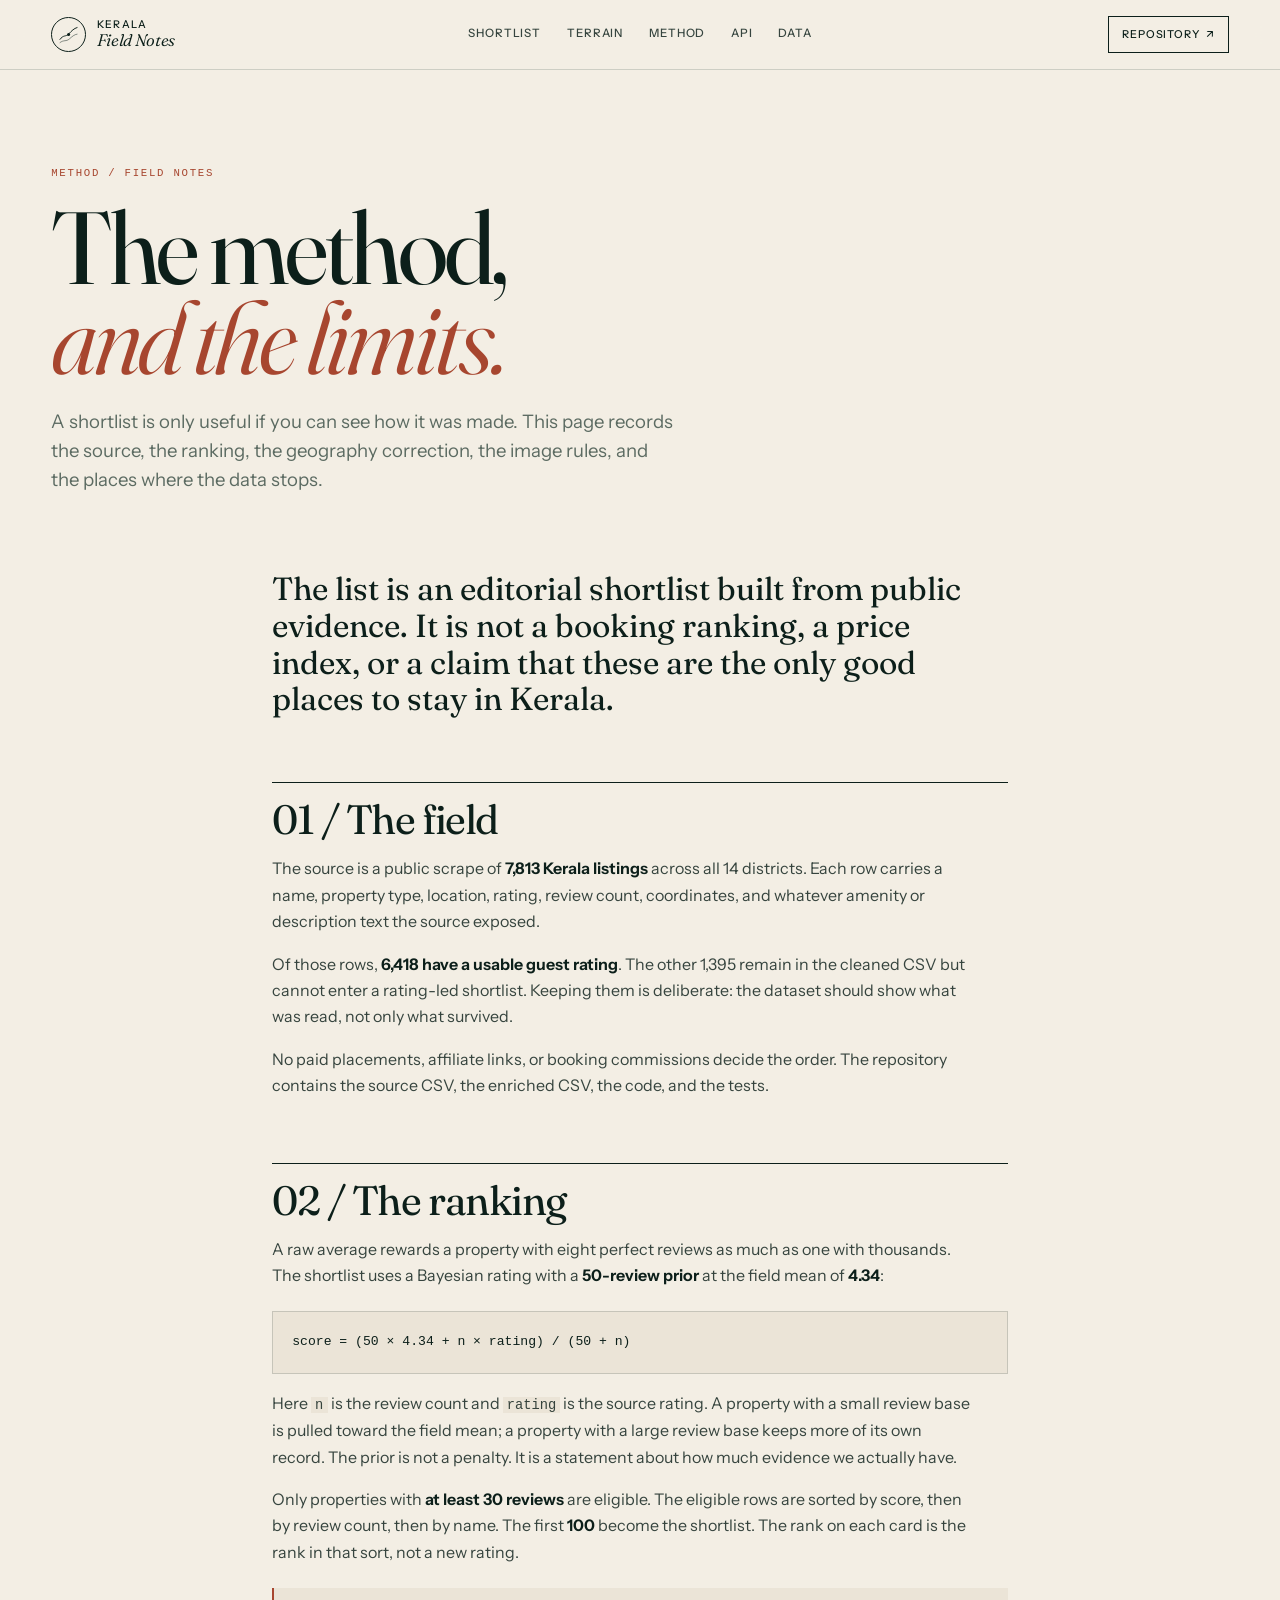
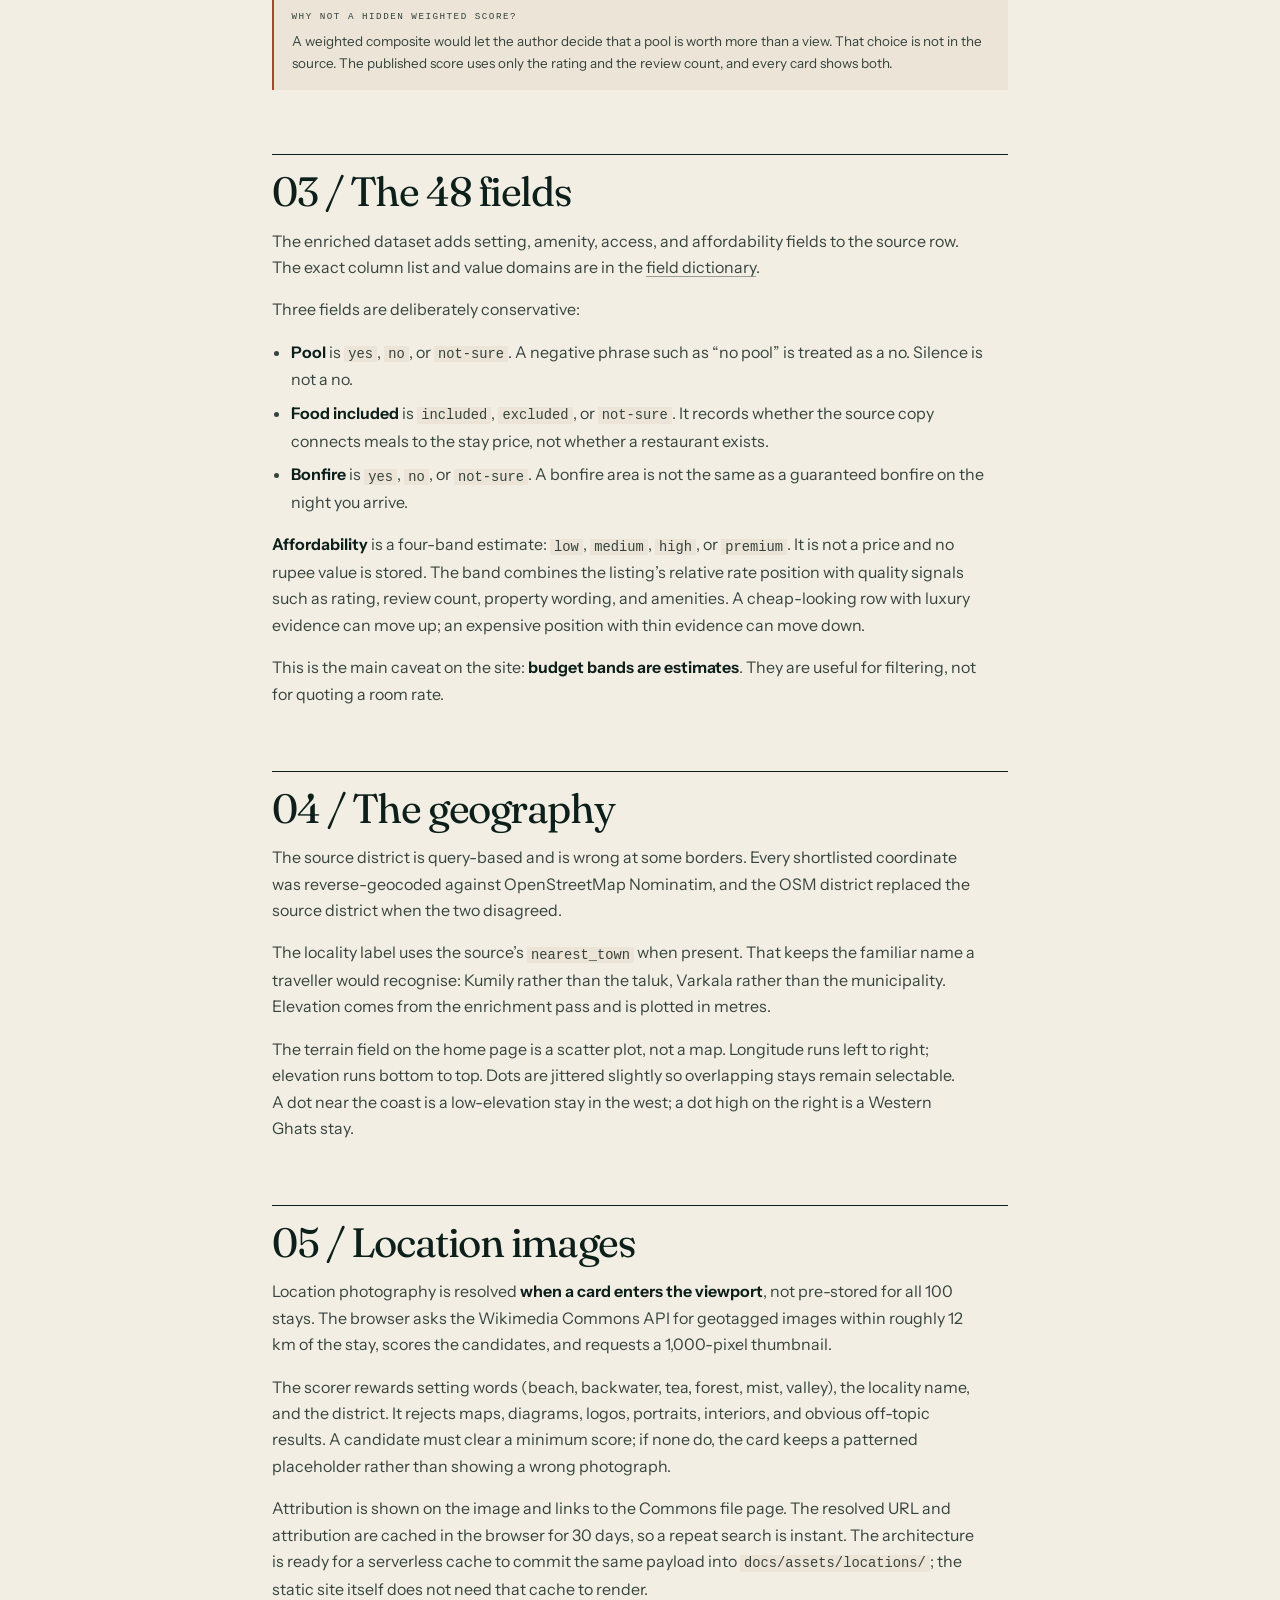
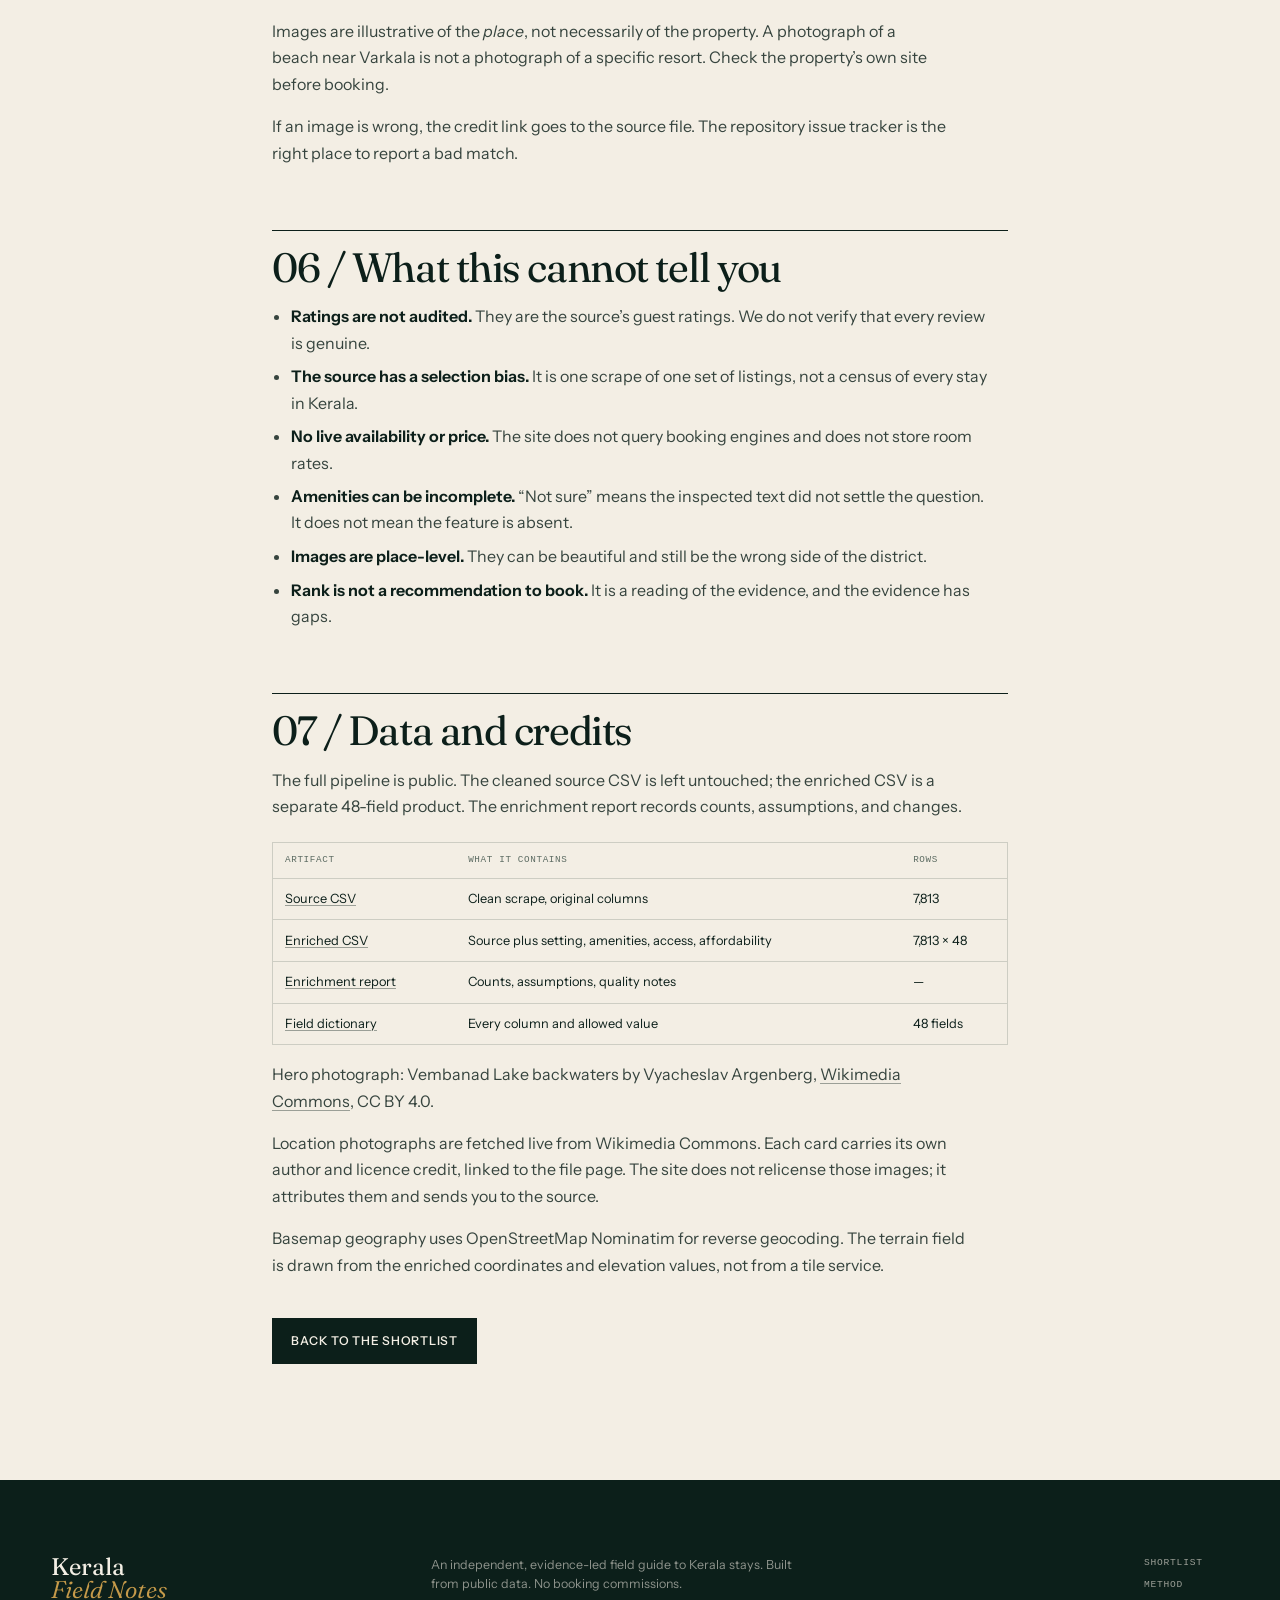
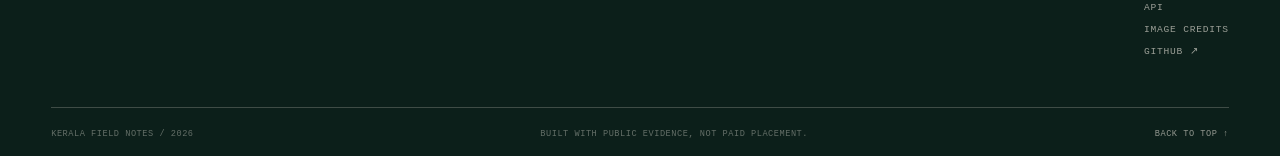
<file: docs/method.html>
<!doctype html>
<html lang="en">
<head>
  <meta charset="utf-8">
  <meta name="viewport" content="width=device-width, initial-scale=1">
  <title>Method — Kerala Field Notes</title>
  <meta name="description" content="How the Kerala Field Notes shortlist is built: 7,813 listings, a Bayesian rating with a 50-review prior, a 30-review floor, corrected geography, and explicit limits.">
  <meta name="theme-color" content="#f3eee4">
  <link rel="icon" href="favicon.svg" type="image/svg+xml">
  <link rel="preconnect" href="https://fonts.googleapis.com">
  <link rel="preconnect" href="https://fonts.gstatic.com" crossorigin>
  <link href="https://fonts.googleapis.com/css2?family=Fraunces:ital,opsz,wght@0,9..144,300..700;1,9..144,300..600&family=Instrument+Sans:ital,wght@0,400..700;1,400..600&display=swap" rel="stylesheet">
  <link rel="stylesheet" href="styles.css">
</head>
<body class="is-inner">
  <a class="skip-link" href="#main">Skip to content</a>

  <header class="site-header" data-header>
    <a class="brand" href="index.html" aria-label="Kerala Field Notes, home">
      <span class="brand-mark" aria-hidden="true">
        <svg viewBox="0 0 34 34" fill="none"><path d="M4 24.5c5.4-7.6 8.7-3.9 13.1-8.4C21.7 11.4 24.8 8 30 6.5" stroke="currentColor" stroke-width="1.4"/><path d="M4 29c6.3-4.8 9.4-1.4 14.1-5.6 4.2-3.7 7.6-6.7 11.9-7.1" stroke="currentColor" stroke-width="1.4" opacity=".5"/><circle cx="17" cy="17" r="2.2" fill="currentColor"/></svg>
      </span>
      <span class="brand-type"><span>Kerala</span><em>Field Notes</em></span>
    </a>
    <nav class="site-nav" aria-label="Primary">
      <a href="index.html#shortlist">Shortlist</a>
      <a href="index.html#terrain">Terrain</a>
      <a href="method.html" aria-current="page">Method</a>
      <a href="api.html">API</a>
      <a href="index.html#data">Data</a>
    </nav>
    <a class="header-cta" href="https://github.com/nabeelmusthafawork/kerala-resorts-scraper" target="_blank" rel="noopener">Repository <span aria-hidden="true">↗</span></a>
  </header>

  <main id="main">
    <header class="page-hero">
      <p class="section-label">Method / field notes</p>
      <h1>The method, <em>and the limits.</em></h1>
      <p class="page-dek">A shortlist is only useful if you can see how it was made. This page records the source, the ranking, the geography correction, the image rules, and the places where the data stops.</p>
    </header>

    <div class="prose-wrap">
      <article class="prose">
        <p class="lede">The list is an editorial shortlist built from public evidence. It is not a booking ranking, a price index, or a claim that these are the only good places to stay in Kerala.</p>

        <h2 id="field">01 / The field</h2>
        <p>The source is a public scrape of <strong>7,813 Kerala listings</strong> across all 14 districts. Each row carries a name, property type, location, rating, review count, coordinates, and whatever amenity or description text the source exposed.</p>
        <p>Of those rows, <strong>6,418 have a usable guest rating</strong>. The other 1,395 remain in the cleaned CSV but cannot enter a rating-led shortlist. Keeping them is deliberate: the dataset should show what was read, not only what survived.</p>
        <p>No paid placements, affiliate links, or booking commissions decide the order. The repository contains the source CSV, the enriched CSV, the code, and the tests.</p>

        <h2 id="ranking">02 / The ranking</h2>
        <p>A raw average rewards a property with eight perfect reviews as much as one with thousands. The shortlist uses a Bayesian rating with a <strong>50-review prior</strong> at the field mean of <strong>4.34</strong>:</p>
        <div class="formula" role="img" aria-label="Score equals fifty times four point three four, plus review count times rating, divided by fifty plus review count.">
          score = (50 × 4.34 + n × rating) / (50 + n)
        </div>
        <p>Here <code>n</code> is the review count and <code>rating</code> is the source rating. A property with a small review base is pulled toward the field mean; a property with a large review base keeps more of its own record. The prior is not a penalty. It is a statement about how much evidence we actually have.</p>
        <p>Only properties with <strong>at least 30 reviews</strong> are eligible. The eligible rows are sorted by score, then by review count, then by name. The first <strong>100</strong> become the shortlist. The rank on each card is the rank in that sort, not a new rating.</p>
        <div class="aside-note">
          <p class="section-label">Why not a hidden weighted score?</p>
          <p>A weighted composite would let the author decide that a pool is worth more than a view. That choice is not in the source. The published score uses only the rating and the review count, and every card shows both.</p>
        </div>

        <h2 id="enrichment">03 / The 48 fields</h2>
        <p>The enriched dataset adds setting, amenity, access, and affordability fields to the source row. The exact column list and value domains are in the <a href="https://github.com/nabeelmusthafawork/kerala-resorts-scraper/blob/master/output/ENRICHMENT_FIELDS.md" target="_blank" rel="noopener">field dictionary</a>.</p>
        <p>Three fields are deliberately conservative:</p>
        <ul>
          <li><strong>Pool</strong> is <code>yes</code>, <code>no</code>, or <code>not-sure</code>. A negative phrase such as “no pool” is treated as a no. Silence is not a no.</li>
          <li><strong>Food included</strong> is <code>included</code>, <code>excluded</code>, or <code>not-sure</code>. It records whether the source copy connects meals to the stay price, not whether a restaurant exists.</li>
          <li><strong>Bonfire</strong> is <code>yes</code>, <code>no</code>, or <code>not-sure</code>. A bonfire area is not the same as a guaranteed bonfire on the night you arrive.</li>
        </ul>
        <p><strong>Affordability</strong> is a four-band estimate: <code>low</code>, <code>medium</code>, <code>high</code>, or <code>premium</code>. It is not a price and no rupee value is stored. The band combines the listing’s relative rate position with quality signals such as rating, review count, property wording, and amenities. A cheap-looking row with luxury evidence can move up; an expensive position with thin evidence can move down.</p>
        <p>This is the main caveat on the site: <strong>budget bands are estimates</strong>. They are useful for filtering, not for quoting a room rate.</p>

        <h2 id="geography">04 / The geography</h2>
        <p>The source district is query-based and is wrong at some borders. Every shortlisted coordinate was reverse-geocoded against OpenStreetMap Nominatim, and the OSM district replaced the source district when the two disagreed.</p>
        <p>The locality label uses the source’s <code>nearest_town</code> when present. That keeps the familiar name a traveller would recognise: Kumily rather than the taluk, Varkala rather than the municipality. Elevation comes from the enrichment pass and is plotted in metres.</p>
        <p>The terrain field on the home page is a scatter plot, not a map. Longitude runs left to right; elevation runs bottom to top. Dots are jittered slightly so overlapping stays remain selectable. A dot near the coast is a low-elevation stay in the west; a dot high on the right is a Western Ghats stay.</p>

        <h2 id="images">05 / Location images</h2>
        <p>Location photography is resolved <strong>when a card enters the viewport</strong>, not pre-stored for all 100 stays. The browser asks the Wikimedia Commons API for geotagged images within roughly 12 km of the stay, scores the candidates, and requests a 1,000-pixel thumbnail.</p>
        <p>The scorer rewards setting words (beach, backwater, tea, forest, mist, valley), the locality name, and the district. It rejects maps, diagrams, logos, portraits, interiors, and obvious off-topic results. A candidate must clear a minimum score; if none do, the card keeps a patterned placeholder rather than showing a wrong photograph.</p>
        <p>Attribution is shown on the image and links to the Commons file page. The resolved URL and attribution are cached in the browser for 30 days, so a repeat search is instant. The architecture is ready for a serverless cache to commit the same payload into <code>docs/assets/locations/</code>; the static site itself does not need that cache to render.</p>
        <p>Images are illustrative of the <em>place</em>, not necessarily of the property. A photograph of a beach near Varkala is not a photograph of a specific resort. Check the property’s own site before booking.</p>
        <p>If an image is wrong, the credit link goes to the source file. The repository issue tracker is the right place to report a bad match.</p>

        <h2 id="limits">06 / What this cannot tell you</h2>
        <ul>
          <li><strong>Ratings are not audited.</strong> They are the source’s guest ratings. We do not verify that every review is genuine.</li>
          <li><strong>The source has a selection bias.</strong> It is one scrape of one set of listings, not a census of every stay in Kerala.</li>
          <li><strong>No live availability or price.</strong> The site does not query booking engines and does not store room rates.</li>
          <li><strong>Amenities can be incomplete.</strong> “Not sure” means the inspected text did not settle the question. It does not mean the feature is absent.</li>
          <li><strong>Images are place-level.</strong> They can be beautiful and still be the wrong side of the district.</li>
          <li><strong>Rank is not a recommendation to book.</strong> It is a reading of the evidence, and the evidence has gaps.</li>
        </ul>

        <h2 id="credits">07 / Data and credits</h2>
        <p>The full pipeline is public. The cleaned source CSV is left untouched; the enriched CSV is a separate 48-field product. The enrichment report records counts, assumptions, and changes.</p>
        <div class="table-wrap">
          <table>
            <thead>
              <tr><th>Artifact</th><th>What it contains</th><th>Rows</th></tr>
            </thead>
            <tbody>
              <tr><td><a href="https://github.com/nabeelmusthafawork/kerala-resorts-scraper/blob/master/output/kerala_resorts.csv" target="_blank" rel="noopener">Source CSV</a></td><td>Clean scrape, original columns</td><td>7,813</td></tr>
              <tr><td><a href="https://github.com/nabeelmusthafawork/kerala-resorts-scraper/blob/master/output/kerala_resorts_enriched.csv" target="_blank" rel="noopener">Enriched CSV</a></td><td>Source plus setting, amenities, access, affordability</td><td>7,813 × 48</td></tr>
              <tr><td><a href="https://github.com/nabeelmusthafawork/kerala-resorts-scraper/blob/master/output/ENRICHMENT_REPORT.md" target="_blank" rel="noopener">Enrichment report</a></td><td>Counts, assumptions, quality notes</td><td>—</td></tr>
              <tr><td><a href="https://github.com/nabeelmusthafawork/kerala-resorts-scraper/blob/master/output/ENRICHMENT_FIELDS.md" target="_blank" rel="noopener">Field dictionary</a></td><td>Every column and allowed value</td><td>48 fields</td></tr>
            </tbody>
          </table>
        </div>
        <p>Hero photograph: Vembanad Lake backwaters by Vyacheslav Argenberg, <a href="https://commons.wikimedia.org/wiki/File:Kerala_backwaters,_Vembanad_Lake,_Houseboats,_India.jpg" target="_blank" rel="noopener">Wikimedia Commons</a>, CC BY 4.0.</p>
        <p>Location photographs are fetched live from Wikimedia Commons. Each card carries its own author and licence credit, linked to the file page. The site does not relicense those images; it attributes them and sends you to the source.</p>
        <p>Basemap geography uses OpenStreetMap Nominatim for reverse geocoding. The terrain field is drawn from the enriched coordinates and elevation values, not from a tile service.</p>

        <p style="margin-top:2.5rem"><a class="button button--ink" href="index.html#shortlist">Back to the shortlist</a></p>
      </article>
    </div>
  </main>

  <footer class="site-footer">
    <div class="footer-top">
      <a class="footer-brand" href="index.html" aria-label="Kerala Field Notes, home">
        <span>Kerala</span><em>Field Notes</em>
      </a>
      <p class="footer-note">An independent, evidence-led field guide to Kerala stays. Built from public data. No booking commissions.</p>
      <nav class="footer-nav" aria-label="Footer">
        <a href="index.html#shortlist">Shortlist</a>
        <a href="method.html">Method</a>
        <a href="api.html">API</a>
        <a href="method.html#credits">Image credits</a>
        <a href="https://github.com/nabeelmusthafawork/kerala-resorts-scraper" target="_blank" rel="noopener">GitHub ↗</a>
      </nav>
    </div>
    <div class="footer-bottom">
      <span>Kerala Field Notes / 2026</span>
      <span>Built with public evidence, not paid placement.</span>
      <a href="#main">Back to top ↑</a>
    </div>
  </footer>
</body>
</html>
</file>
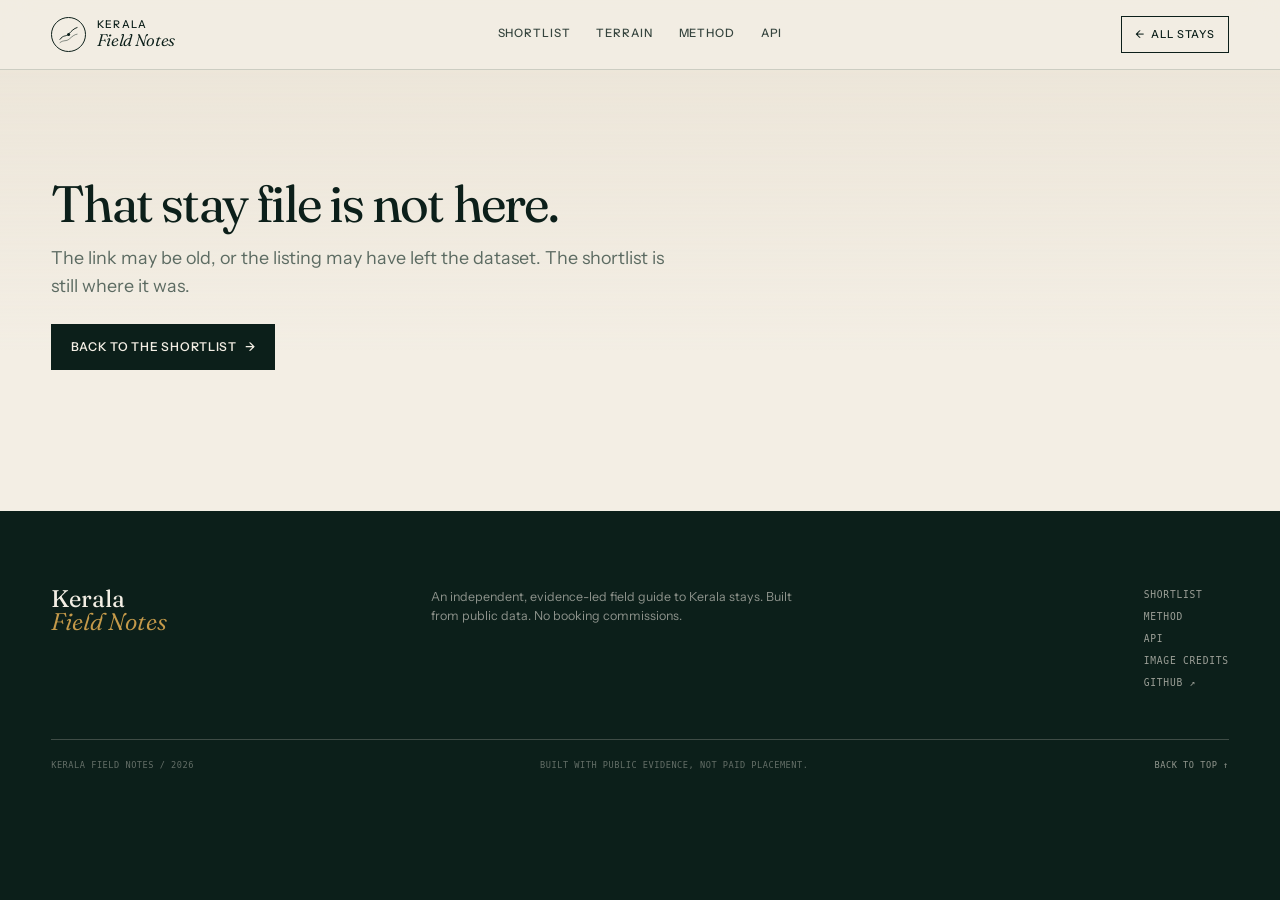
<file: docs/stay.html>
<!doctype html>
<html lang="en">
<head>
  <meta charset="utf-8">
  <meta name="viewport" content="width=device-width, initial-scale=1">
  <title>Stay file — Kerala Field Notes</title>
  <meta name="description" content="A single stay file from Kerala Field Notes: the evidence, the terrain, the amenities, and the surrounding landscape.">
  <meta name="theme-color" content="#0c1f1a">
  <meta name="robots" content="noindex, follow">
  <meta property="og:type" content="article">
  <meta property="og:title" content="Stay file — Kerala Field Notes">
  <meta property="og:description" content="The evidence, the terrain, and the surrounding landscape for one Kerala stay.">
  <meta property="og:image" content="https://nabeelmusthafawork.github.io/kerala-resorts-scraper/assets/og.jpg">
  <link rel="icon" href="favicon.svg" type="image/svg+xml">
  <link rel="preconnect" href="https://fonts.googleapis.com">
  <link rel="preconnect" href="https://fonts.gstatic.com" crossorigin>
  <link rel="preconnect" href="https://thumb.wikimedia.org">
  <link href="https://fonts.googleapis.com/css2?family=Fraunces:ital,opsz,wght@0,9..144,300..700;1,9..144,300..600&family=Instrument+Sans:ital,wght@0,400..700;1,400..600&display=swap" rel="stylesheet">
  <link rel="stylesheet" href="styles.css">
  <link rel="stylesheet" href="stay.css">
  <script src="stay.js" defer></script>
</head>
<body class="sd-body is-inner">
  <a class="skip-link" href="#main">Skip to content</a>
  <div class="sd-progress" data-progress aria-hidden="true"><span></span></div>

  <header class="site-header" data-header>
    <a class="brand" href="index.html" aria-label="Kerala Field Notes, home">
      <span class="brand-mark" aria-hidden="true">
        <svg viewBox="0 0 34 34" fill="none"><path d="M4 24.5c5.4-7.6 8.7-3.9 13.1-8.4C21.7 11.4 24.8 8 30 6.5" stroke="currentColor" stroke-width="1.4"/><path d="M4 29c6.3-4.8 9.4-1.4 14.1-5.6 4.2-3.7 7.6-6.7 11.9-7.1" stroke="currentColor" stroke-width="1.4" opacity=".5"/><circle cx="17" cy="17" r="2.2" fill="currentColor"/></svg>
      </span>
      <span class="brand-type"><span>Kerala</span><em>Field Notes</em></span>
    </a>
    <nav class="site-nav" aria-label="Primary">
      <a href="index.html#shortlist">Shortlist</a>
      <a href="index.html#terrain">Terrain</a>
      <a href="method.html">Method</a>
      <a href="api.html">API</a>
    </nav>
    <a class="header-cta" href="index.html#shortlist"><span aria-hidden="true">←</span> All stays</a>
  </header>

  <main id="main" class="sd-main" data-stay-root aria-busy="true">
    <section class="sd-hero" aria-labelledby="stay-title">
      <div class="sd-hero-copy">
        <p class="sd-kicker"><span data-field="rank">Stay file</span> <span data-field="place">Kerala</span></p>
        <h1 class="sd-title" id="stay-title" data-field="name">Loading the field file…</h1>
        <p class="sd-dek" data-field="dek"></p>
        <div class="sd-hero-stats" data-field="hero-stats"></div>
        <div class="sd-hero-actions" data-field="hero-actions"></div>
      </div>
      <figure class="sd-hero-figure" data-field="hero-figure">
        <div class="sd-hero-frame is-loading">
          <img data-field="hero-image" alt="" width="1200" height="900" decoding="async">
          <button class="sd-hero-open" type="button" data-open-gallery aria-label="Open the photo gallery" hidden></button>
          <figcaption class="sd-hero-credit" data-field="hero-credit"></figcaption>
        </div>
      </figure>
    </section>

    <section class="sd-strip" aria-label="Photo gallery" data-field="thumb-strip" hidden></section>

    <nav class="sd-jump" data-jump aria-label="Stay file sections">
      <a href="#case" data-jump-link="case">The case</a>
      <a href="#terrain" data-jump-link="terrain">Terrain</a>
      <a href="#reviews" data-jump-link="reviews">Reviews</a>
      <a href="#photos" data-jump-link="photos">Photos</a>
      <a href="#location" data-jump-link="location">Location</a>
      <span class="sd-jump-meta" data-jump-meta></span>
    </nav>

    <div class="sd-layout">
      <div class="sd-main-column">
        <section class="sd-section" id="case" aria-labelledby="case-title" data-section="case">
          <div class="sd-section-head"><span class="sd-index">01</span><h2 id="case-title">The case</h2></div>
          <ul class="sd-case" data-field="why"></ul>
          <p class="sd-prose" data-field="description" hidden></p>
          <p class="sd-caveat">Why lines come from the listing copy and the geography around it. They are evidence, not a verdict.</p>
        </section>

        <section class="sd-section" id="terrain" aria-labelledby="terrain-title" data-section="terrain">
          <div class="sd-section-head"><span class="sd-index">02</span><h2 id="terrain-title">The terrain</h2></div>
          <dl class="sd-terrain" data-field="terrain"></dl>
          <p class="sd-caveat">Distances are straight-line measurements from the property coordinate, not driving distance.</p>
        </section>

        <section class="sd-section" id="reviews" aria-labelledby="reviews-title" data-section="reviews">
          <div class="sd-section-head"><span class="sd-index">03</span><h2 id="reviews-title">The reviews</h2></div>
          <div class="sd-review-card" data-field="reviews"></div>
          <p class="sd-caveat" data-field="reviews-caveat"></p>
        </section>

        <section class="sd-section" id="photos" aria-labelledby="photos-title" data-section="photos">
          <div class="sd-section-head"><span class="sd-index">04</span><h2 id="photos-title">Around the stay</h2></div>
          <div class="sd-photo-grid" data-field="photo-grid"></div>
          <p class="sd-caveat">Photos show the surrounding landscape, hotlinked from Wikimedia Commons with attribution. They are not photographs of the property itself.</p>
        </section>

        <section class="sd-section sd-location" id="location" aria-labelledby="location-title" data-section="location" data-field="location-section" hidden>
          <div class="sd-section-head"><span class="sd-index">05</span><h2 id="location-title">The location</h2></div>
          <div class="sd-map" data-field="map"></div>
          <p class="sd-caveat">Map data © OpenStreetMap contributors. The marker is the listing coordinate, not a verified entrance.</p>
        </section>
      </div>

      <aside class="sd-aside" aria-label="Stay details">
        <div class="sd-ledger">
          <h2 class="sd-ledger-title">Field ledger</h2>
          <dl data-field="ledger"></dl>
        </div>
        <div class="sd-ledger" data-field="amenities-block">
          <h2 class="sd-ledger-title">On the property</h2>
          <ul class="sd-amenities" data-field="amenities"></ul>
        </div>
        <div class="sd-cta">
          <p class="sd-cta-label">Go direct</p>
          <p class="sd-cta-copy">Kerala Field Notes takes no commission. Links open the property’s own site or Google Maps.</p>
          <div class="sd-cta-actions" data-field="cta"></div>
        </div>
      </aside>
    </div>

    <section class="sd-more" data-field="more" aria-labelledby="more-title" hidden>
      <div class="sd-section-head"><span class="sd-index">+</span><h2 id="more-title" data-field="more-title">More in the district</h2></div>
      <div class="sd-more-list" data-field="more-list"></div>
    </section>

    <section class="sd-error" data-field="error" hidden>
      <h2>That stay file is not here.</h2>
      <p>The link may be old, or the listing may have left the dataset. The shortlist is still where it was.</p>
      <a class="button" href="index.html#shortlist">Back to the shortlist <span aria-hidden="true">→</span></a>
    </section>

    <nav class="sd-next" aria-label="More stays" data-field="next" hidden>
      <a class="sd-next-link" data-next-link href="index.html#shortlist">
        <span class="sd-next-label" data-next-label>Next stay</span>
        <span class="sd-next-name" data-next-name></span>
        <span class="sd-next-meta" data-next-meta></span>
      </a>
    </nav>
  </main>

  <footer class="site-footer">
    <div class="footer-top">
      <a class="footer-brand" href="index.html" aria-label="Kerala Field Notes, home">
        <span>Kerala</span><em>Field Notes</em>
      </a>
      <p class="footer-note">An independent, evidence-led field guide to Kerala stays. Built from public data. No booking commissions.</p>
      <nav class="footer-nav" aria-label="Footer">
        <a href="index.html#shortlist">Shortlist</a>
        <a href="method.html">Method</a>
        <a href="api.html">API</a>
        <a href="method.html#credits">Image credits</a>
        <a href="https://github.com/nabeelmusthafawork/kerala-resorts-scraper" target="_blank" rel="noopener">GitHub ↗</a>
      </nav>
    </div>
    <div class="footer-bottom">
      <span>Kerala Field Notes / 2026</span>
      <span>Built with public evidence, not paid placement.</span>
      <a href="#main">Back to top ↑</a>
    </div>
  </footer>

  <div class="lightbox" id="lightbox" role="dialog" aria-modal="true" aria-label="Stay photos" aria-hidden="true" hidden>
    <button class="lightbox-close" type="button" data-lightbox-close aria-label="Close photos">Close</button>
    <button class="lightbox-nav lightbox-prev" type="button" data-lightbox-prev aria-label="Previous photo">‹</button>
    <figure class="lightbox-figure">
      <img id="lightbox-image" alt="" decoding="async">
      <figcaption class="lightbox-caption">
        <span id="lightbox-caption"></span>
        <span id="lightbox-count" class="lightbox-count" aria-live="polite"></span>
        <a id="lightbox-credit" class="lightbox-credit" href="#" target="_blank" rel="noopener"></a>
      </figcaption>
      <p class="sd-lightbox-hint">Swipe or use ← → · Esc to close</p>
    </figure>
    <button class="lightbox-nav lightbox-next" type="button" data-lightbox-next aria-label="Next photo">›</button>
  </div>

  <nav class="sd-dock" data-dock aria-label="Stay actions" hidden>
    <div class="sd-dock-copy">
      <strong data-dock-name></strong>
      <span data-dock-meta></span>
    </div>
    <div class="sd-dock-actions" data-dock-actions></div>
  </nav>

  <div class="sd-toast" data-toast role="status" aria-live="polite" hidden></div>
</body>
</html>
</file>
<file: docs/styles.css>
/* Kerala Field Notes
   An editorial atlas, not a booking grid. */

@view-transition {
  navigation: auto;
}

:root {
  --paper: #f3eee4;
  --paper-2: #ebe4d7;
  --paper-3: #e2d9c9;
  --ink: #0c1f1a;
  --ink-2: #17342c;
  --muted: #5c6b62;
  --line: rgba(12, 31, 26, 0.16);
  --line-light: rgba(243, 238, 228, 0.22);
  --paper-ink: #f3eee4;
  --accent: #a7462f;
  --accent-soft: #ead8cf;
  --gold: #c59a4a;
  --teal: #176d64;
  --green: #2f6a4e;
  --focus: #1d6f8f;
  --max: 1480px;
  --gutter: clamp(1rem, 4vw, 4.5rem);
  --dur-fast: 0.18s;
  --dur-base: 0.4s;
  --dur-slow: 0.9s;
  --ease: cubic-bezier(0.22, 1, 0.36, 1);
  --ease-inout: cubic-bezier(0.65, 0.05, 0.36, 1);
  --shadow: 0 18px 60px rgba(12, 31, 26, 0.08);
}

*,
*::before,
*::after {
  box-sizing: border-box;
}

html {
  scroll-behavior: smooth;
  background: var(--ink);
}

body {
  margin: 0;
  background: var(--paper);
  color: var(--ink);
  font-family: "Instrument Sans", "Helvetica Neue", Helvetica, Arial, sans-serif;
  font-size: clamp(1rem, 0.94rem + 0.25vw, 1.12rem);
  line-height: 1.55;
  text-rendering: optimizeLegibility;
  -webkit-font-smoothing: antialiased;
}

body::selection {
  background: var(--gold);
  color: var(--ink);
}

img,
svg {
  display: block;
  max-width: 100%;
}

a {
  color: inherit;
  text-decoration-thickness: 1px;
  text-underline-offset: 0.18em;
}

button,
input,
select {
  font: inherit;
}

button {
  color: inherit;
}

h1,
h2,
h3,
h4,
p,
dl,
dd,
figure {
  margin: 0;
}

h1,
h2,
h3,
h4 {
  font-family: "Fraunces", Georgia, "Times New Roman", serif;
  font-weight: 400;
  line-height: 0.96;
  letter-spacing: -0.035em;
  text-wrap: balance;
}

h1 em,
h2 em,
h3 em,
.footer-brand em,
.brand-type em {
  font-style: italic;
  font-weight: 350;
}

p {
  text-wrap: pretty;
}

::selection {
  background: var(--gold);
  color: var(--ink);
}

:focus-visible {
  outline: 2px solid var(--focus);
  outline-offset: 3px;
}

.sr-only {
  position: absolute;
  width: 1px;
  height: 1px;
  padding: 0;
  margin: -1px;
  overflow: hidden;
  clip: rect(0, 0, 0, 0);
  white-space: nowrap;
  border: 0;
}

.skip-link {
  position: fixed;
  top: 0;
  left: 0;
  z-index: 200;
  transform: translateY(-120%);
  padding: 0.8rem 1rem;
  background: var(--ink);
  color: var(--paper);
  font-size: 0.85rem;
  text-decoration: none;
}

.skip-link:focus {
  transform: translateY(0);
}

/* Header */

.site-header {
  position: fixed;
  inset: 0 0 auto;
  z-index: 80;
  display: grid;
  grid-template-columns: 1fr auto 1fr;
  align-items: center;
  gap: 1.5rem;
  padding: 1rem var(--gutter);
  color: var(--paper);
  transition:
    color var(--dur-base) var(--ease),
    background-color var(--dur-base) var(--ease),
    border-color var(--dur-base) var(--ease);
  border-bottom: 1px solid transparent;
}

.site-header::before {
  content: "";
  position: absolute;
  inset: 0;
  z-index: -1;
  background: linear-gradient(180deg, rgba(5, 18, 15, 0.54), transparent);
  opacity: 1;
  transition: opacity var(--dur-base) var(--ease);
  pointer-events: none;
}

.site-header.is-scrolled {
  color: var(--ink);
  background: color-mix(in oklab, var(--paper) 90%, transparent);
  border-bottom-color: var(--line);
  backdrop-filter: blur(14px);
}

.site-header.is-scrolled::before {
  opacity: 0;
}

body.is-inner .site-header {
  color: var(--ink);
  background: color-mix(in oklab, var(--paper) 88%, transparent);
  border-bottom-color: var(--line);
  backdrop-filter: blur(14px);
}

body.is-inner .site-header::before {
  opacity: 0;
}

.brand {
  display: inline-flex;
  align-items: center;
  gap: 0.65rem;
  justify-self: start;
  color: inherit;
  text-decoration: none;
}

.brand-mark {
  display: grid;
  width: 2.2rem;
  height: 2.2rem;
  place-items: center;
  border: 1px solid currentColor;
  border-radius: 50%;
}

.brand-mark svg {
  width: 1.45rem;
  height: 1.45rem;
}

.brand-type {
  display: flex;
  flex-direction: column;
  gap: 0.04rem;
  font-size: 0.66rem;
  font-weight: 500;
  line-height: 1;
  letter-spacing: 0.12em;
  text-transform: uppercase;
}

.brand-type em {
  font-family: "Fraunces", Georgia, serif;
  font-size: 1.05rem;
  font-weight: 350;
  letter-spacing: -0.02em;
  text-transform: none;
}

.site-nav {
  display: flex;
  align-items: center;
  justify-content: center;
  gap: clamp(0.8rem, 2vw, 1.8rem);
  font-size: 0.72rem;
  font-weight: 500;
  letter-spacing: 0.08em;
  text-transform: uppercase;
}

.site-nav a {
  text-decoration: none;
  opacity: 0.82;
  transition: opacity var(--dur-fast) var(--ease);
}

.site-nav a:hover {
  opacity: 1;
}

.header-cta {
  justify-self: end;
  display: inline-flex;
  align-items: center;
  gap: 0.4rem;
  min-height: 2.3rem;
  padding: 0.55rem 0.8rem;
  border: 1px solid currentColor;
  font-size: 0.68rem;
  font-weight: 500;
  letter-spacing: 0.08em;
  text-decoration: none;
  text-transform: uppercase;
  transition:
    background-color var(--dur-fast) var(--ease),
    color var(--dur-fast) var(--ease);
}

.header-cta:hover {
  background: currentColor;
}

.header-cta:hover span,
.header-cta:hover {
  color: var(--paper);
}

body.is-inner .header-cta:hover {
  color: var(--paper);
}

/* Shared type and controls */

.section {
  width: 100%;
  max-width: var(--max);
  margin: 0 auto;
  padding: clamp(4.5rem, 9vw, 9rem) var(--gutter);
}

.section-label {
  color: var(--accent);
  font-family: ui-monospace, "SFMono-Regular", Menlo, Consolas, monospace;
  font-size: 0.67rem;
  font-weight: 500;
  letter-spacing: 0.16em;
  line-height: 1.4;
  text-transform: uppercase;
}

.section-label--light {
  color: var(--gold);
}

.text-link {
  display: inline-flex;
  align-items: center;
  gap: 0.35rem;
  color: var(--ink);
  font-size: 0.86rem;
  font-weight: 550;
  letter-spacing: 0.01em;
  text-decoration: underline;
  text-decoration-color: color-mix(in oklab, var(--ink) 34%, transparent);
  text-underline-offset: 0.22em;
  transition: text-decoration-color var(--dur-fast) var(--ease);
}

.text-link:hover {
  text-decoration-color: var(--accent);
}

.text-link--light {
  color: var(--paper);
  text-decoration-color: rgba(243, 238, 228, 0.36);
}

.text-link--light:hover {
  text-decoration-color: var(--gold);
}

.button {
  display: inline-flex;
  align-items: center;
  justify-content: center;
  gap: 0.5rem;
  min-height: 2.9rem;
  padding: 0.75rem 1.15rem;
  border: 1px solid var(--ink);
  background: var(--ink);
  color: var(--paper);
  font-size: 0.76rem;
  font-weight: 550;
  letter-spacing: 0.06em;
  text-decoration: none;
  text-transform: uppercase;
  cursor: pointer;
  transition:
    background-color var(--dur-fast) var(--ease),
    color var(--dur-fast) var(--ease),
    border-color var(--dur-fast) var(--ease);
}

.button:hover {
  background: var(--accent);
  border-color: var(--accent);
  color: var(--paper);
}

.button--light {
  background: var(--paper);
  border-color: var(--paper);
  color: var(--ink);
}

.button--light:hover {
  background: var(--gold);
  border-color: var(--gold);
  color: var(--ink);
}

.button--outline {
  background: transparent;
  color: var(--ink);
  border-color: var(--line);
}

.button--outline:hover {
  background: var(--ink);
  color: var(--paper);
  border-color: var(--ink);
}

.button--ink {
  background: var(--ink);
  border-color: var(--ink);
  color: var(--paper);
}

.text-button {
  border: 0;
  padding: 0;
  background: transparent;
  color: var(--muted);
  font-size: 0.76rem;
  text-decoration: underline;
  text-underline-offset: 0.2em;
  cursor: pointer;
}

.text-button:hover {
  color: var(--accent);
}

/* Hero */

.hero {
  position: relative;
  display: flex;
  min-height: 100svh;
  flex-direction: column;
  justify-content: flex-end;
  overflow: hidden;
  padding: clamp(7.5rem, 13vw, 10rem) var(--gutter) 1.4rem;
  color: var(--paper);
  background: var(--ink);
}

.hero-media,
.hero-wash {
  position: absolute;
  inset: 0;
}

.hero-media img {
  width: 100%;
  height: 100%;
  object-fit: cover;
  object-position: center 54%;
  filter: saturate(0.82) contrast(1.06) brightness(0.84);
  transform: scale(1.03);
  animation: hero-breathe 18s var(--ease-inout) both;
}

.hero-wash {
  background:
    linear-gradient(180deg, rgba(4, 17, 14, 0.58) 0%, rgba(4, 17, 14, 0.12) 38%, rgba(4, 17, 14, 0.88) 100%),
    linear-gradient(90deg, rgba(4, 17, 14, 0.48), transparent 62%);
}

.hero-grid {
  position: relative;
  z-index: 2;
  display: grid;
  width: 100%;
  max-width: var(--max);
  margin: 0 auto;
  grid-template-columns: minmax(0, 1fr) 17rem;
  gap: clamp(2rem, 6vw, 7rem);
  align-items: end;
}

.hero-main {
  max-width: 56rem;
}

.hero-eyebrow {
  margin-bottom: 1.4rem;
  color: var(--gold);
}

.eyebrow {
  font-family: ui-monospace, "SFMono-Regular", Menlo, Consolas, monospace;
  font-size: 0.68rem;
  font-weight: 500;
  letter-spacing: 0.16em;
  line-height: 1.4;
  text-transform: uppercase;
}

.hero h1 {
  font-size: clamp(4rem, 9.2vw, 9.2rem);
  font-weight: 380;
  line-height: 0.85;
  letter-spacing: -0.062em;
  text-wrap: nowrap;
}

.hero h1 em {
  color: var(--gold);
}

.hero-line {
  display: block;
  overflow: hidden;
  padding-bottom: 0.04em;
}

.hero-line > span {
  display: block;
  animation: hero-line 1.15s var(--ease) both;
}

.hero-line:nth-child(1) > span {
  animation-delay: 0.1s;
}

.hero-line:nth-child(2) > span {
  animation-delay: 0.2s;
}

.hero-line:nth-child(3) > span {
  animation-delay: 0.3s;
}

.hero-dek {
  max-width: 34rem;
  margin-top: clamp(1.4rem, 3vw, 2.2rem);
  color: rgba(243, 238, 228, 0.82);
  font-size: clamp(0.98rem, 0.92rem + 0.26vw, 1.13rem);
  line-height: 1.55;
}

.hero-actions {
  display: flex;
  flex-wrap: wrap;
  align-items: center;
  gap: 1.3rem;
  margin-top: 1.8rem;
}

.hero-aside {
  align-self: end;
  padding-left: 1.1rem;
  border-left: 1px solid rgba(243, 238, 228, 0.28);
}

.hero-aside-rule {
  width: 2.8rem;
  height: 1px;
  margin-bottom: 1.1rem;
  background: var(--gold);
}

.hero-aside dl {
  display: grid;
  gap: 0.8rem;
}

.hero-aside dt {
  color: rgba(243, 238, 228, 0.54);
  font-family: ui-monospace, "SFMono-Regular", Menlo, Consolas, monospace;
  font-size: 0.58rem;
  letter-spacing: 0.13em;
  text-transform: uppercase;
}

.hero-aside dd {
  font-family: "Fraunces", Georgia, serif;
  font-size: 1.05rem;
  line-height: 1.05;
}

.hero-aside-note {
  max-width: 13rem;
  margin-top: 1.5rem;
  color: rgba(243, 238, 228, 0.58);
  font-size: 0.72rem;
  line-height: 1.45;
}

.hero-foot {
  position: relative;
  z-index: 2;
  display: flex;
  width: 100%;
  max-width: var(--max);
  margin: clamp(2.6rem, 7vw, 5rem) auto 0;
  align-items: end;
  justify-content: space-between;
  gap: 2rem;
}

.hero-stats {
  display: grid;
  width: min(100%, 48rem);
  grid-template-columns: repeat(4, minmax(0, 1fr));
  gap: clamp(1rem, 3vw, 3.4rem);
  padding-top: 0.9rem;
  border-top: 1px solid rgba(243, 238, 228, 0.28);
}

.hero-stats dt {
  color: rgba(243, 238, 228, 0.56);
  font-family: ui-monospace, "SFMono-Regular", Menlo, Consolas, monospace;
  font-size: 0.58rem;
  letter-spacing: 0.12em;
  text-transform: uppercase;
}

.hero-stats dd {
  margin-top: 0.25rem;
  font-family: "Fraunces", Georgia, serif;
  font-size: clamp(1.35rem, 1.8vw, 1.9rem);
  line-height: 1;
}

.hero-credit {
  flex: none;
  color: rgba(243, 238, 228, 0.52);
  font-family: ui-monospace, "SFMono-Regular", Menlo, Consolas, monospace;
  font-size: 0.54rem;
  letter-spacing: 0.02em;
  text-decoration: none;
}

.hero-credit:hover {
  color: var(--paper);
}

.hero-scroll {
  position: absolute;
  right: calc(var(--gutter) * 0.52);
  bottom: 2.1rem;
  z-index: 3;
  display: flex;
  align-items: center;
  gap: 0.7rem;
  color: rgba(243, 238, 228, 0.55);
  font-family: ui-monospace, "SFMono-Regular", Menlo, Consolas, monospace;
  font-size: 0.56rem;
  letter-spacing: 0.13em;
  text-decoration: none;
  text-transform: uppercase;
  writing-mode: vertical-rl;
}

.hero-scroll i {
  display: block;
  width: 1px;
  height: 2.6rem;
  background: linear-gradient(var(--gold), transparent);
  animation: scroll-line 2.6s var(--ease-inout) infinite;
}

/* Premise */

.premise {
  border-bottom: 1px solid var(--line);
}

.premise-grid {
  display: grid;
  grid-template-columns: minmax(0, 7fr) minmax(18rem, 4fr);
  gap: clamp(2rem, 7vw, 7rem);
  align-items: start;
  margin-top: clamp(1.6rem, 4vw, 3.4rem);
}

.premise h2 {
  max-width: 11ch;
  font-size: clamp(2.8rem, 5.7vw, 6.2rem);
  line-height: 0.9;
}

.premise h2 em {
  color: var(--accent);
}

.premise-copy {
  max-width: 30rem;
  padding-top: 0.4rem;
}

.premise-copy p {
  color: var(--muted);
  font-size: 1rem;
  line-height: 1.62;
}

.premise-copy p + p {
  margin-top: 1rem;
}

.premise-copy .text-link {
  margin-top: 1.4rem;
}

.premise-notes {
  display: grid;
  grid-template-columns: repeat(3, minmax(0, 1fr));
  gap: clamp(1.2rem, 3vw, 2.7rem);
  margin-top: clamp(3rem, 7vw, 6rem);
}

.premise-notes article {
  padding-top: 1rem;
  border-top: 1px solid var(--line);
}

.note-index {
  color: var(--accent);
  font-family: ui-monospace, "SFMono-Regular", Menlo, Consolas, monospace;
  font-size: 0.6rem;
  letter-spacing: 0.12em;
}

.premise-notes h3 {
  margin-top: 1.1rem;
  font-size: clamp(1.25rem, 1.6vw, 1.55rem);
  line-height: 1.05;
}

.premise-notes p {
  margin-top: 0.65rem;
  color: var(--muted);
  font-size: 0.86rem;
  line-height: 1.55;
}

.premise-notes strong {
  color: var(--ink);
  font-weight: 600;
}

/* Terrain field */

.terrain-section {
  color: var(--paper);
  background: var(--ink);
}

.terrain-inner {
  padding-top: clamp(4.5rem, 9vw, 8.5rem);
  padding-bottom: clamp(4.5rem, 9vw, 8.5rem);
}

.terrain-head {
  display: grid;
  grid-template-columns: minmax(0, 1.15fr) minmax(16rem, 0.6fr);
  gap: clamp(2rem, 7vw, 7rem);
  align-items: end;
}

.terrain-head h2 {
  max-width: 12ch;
  margin-top: 1.2rem;
  font-size: clamp(2.7rem, 5.6vw, 6rem);
  line-height: 0.9;
}

.terrain-dek {
  max-width: 24rem;
  padding-bottom: 0.5rem;
  color: rgba(243, 238, 228, 0.62);
  font-size: 0.92rem;
  line-height: 1.55;
}

.field-shell {
  margin-top: clamp(2.5rem, 5vw, 4.5rem);
  border: 1px solid var(--line-light);
  background: rgba(243, 238, 228, 0.025);
}

.field-topline {
  display: flex;
  justify-content: space-between;
  gap: 1rem;
  padding: 0.85rem 1rem;
  border-bottom: 1px solid var(--line-light);
  color: rgba(243, 238, 228, 0.58);
  font-family: ui-monospace, "SFMono-Regular", Menlo, Consolas, monospace;
  font-size: 0.6rem;
  letter-spacing: 0.1em;
  text-transform: uppercase;
}

.field-topline b {
  color: var(--paper);
  font-weight: 500;
}

.field-coord {
  color: rgba(243, 238, 228, 0.38);
}

.field-wrap {
  position: relative;
  padding: 0.5rem 0.4rem 0;
}

#terrain-field {
  width: 100%;
  height: auto;
  overflow: visible;
}

.field-grid-line {
  stroke: rgba(243, 238, 228, 0.1);
  stroke-width: 1;
  shape-rendering: crispEdges;
}

.field-grid-label {
  fill: rgba(243, 238, 228, 0.34);
  font-family: ui-monospace, "SFMono-Regular", Menlo, Consolas, monospace;
  font-size: 9px;
  letter-spacing: 0.08em;
}

.field-contour {
  fill: none;
  stroke: rgba(197, 154, 74, 0.18);
  stroke-width: 1;
}

.field-coast {
  fill: none;
  stroke: rgba(23, 109, 100, 0.48);
  stroke-width: 1.4;
}

.field-dot {
  stroke: var(--ink);
  stroke-width: 1.5;
  cursor: pointer;
  transition:
    opacity var(--dur-base) var(--ease),
    r var(--dur-fast) var(--ease);
}

.field-dot.is-dim {
  opacity: 0.12;
  pointer-events: none;
}

.field-dot:hover,
.field-dot:focus {
  r: 8;
}

.field-dot--water {
  fill: #4fa89d;
}

.field-dot--green {
  fill: #7fa77a;
}

.field-dot--land {
  fill: var(--gold);
}

.field-tip {
  position: absolute;
  z-index: 4;
  max-width: 16rem;
  padding: 0.55rem 0.7rem;
  border: 1px solid var(--line);
  background: var(--paper);
  color: var(--ink);
  box-shadow: var(--shadow);
  font-family: ui-monospace, "SFMono-Regular", Menlo, Consolas, monospace;
  font-size: 0.64rem;
  line-height: 1.4;
  pointer-events: none;
  transform: translate(-50%, -125%);
}

.field-tip b {
  display: block;
  font-family: "Fraunces", Georgia, serif;
  font-size: 0.85rem;
  font-weight: 500;
  line-height: 1.1;
}

.field-tip span {
  display: block;
  margin-top: 0.25rem;
  color: var(--muted);
}

.field-key {
  display: flex;
  flex-wrap: wrap;
  align-items: center;
  gap: 1rem 1.6rem;
  padding: 0.9rem 1rem 1rem;
  border-top: 1px solid var(--line-light);
  color: rgba(243, 238, 228, 0.58);
  font-family: ui-monospace, "SFMono-Regular", Menlo, Consolas, monospace;
  font-size: 0.58rem;
  letter-spacing: 0.07em;
  text-transform: uppercase;
}

.field-key span {
  display: inline-flex;
  align-items: center;
  gap: 0.42rem;
}

.key-dot {
  display: inline-block;
  width: 0.5rem;
  height: 0.5rem;
  border-radius: 50%;
}

.key-dot--water {
  background: #4fa89d;
}

.key-dot--green {
  background: #7fa77a;
}

.key-dot--land {
  background: var(--gold);
}

.field-hint {
  margin-left: auto;
  color: rgba(243, 238, 228, 0.32);
}

/* Shortlist */

.shortlist-section {
  padding-top: clamp(4.5rem, 9vw, 8.5rem);
}

.shortlist-head {
  display: grid;
  grid-template-columns: minmax(0, 1fr) minmax(16rem, 0.52fr);
  gap: clamp(2rem, 7vw, 7rem);
  align-items: end;
}

.shortlist-head h2 {
  margin-top: 1.1rem;
  font-size: clamp(2.8rem, 5.4vw, 5.8rem);
  line-height: 0.9;
}

.shortlist-head h2 em {
  color: var(--accent);
}

.shortlist-head > p {
  max-width: 25rem;
  padding-bottom: 0.4rem;
  color: var(--muted);
  font-size: 0.92rem;
}

.command-bar {
  display: flex;
  align-items: end;
  gap: 1.5rem;
  margin-top: clamp(2rem, 4vw, 3.2rem);
  padding-bottom: 0.55rem;
  border-bottom: 1px solid var(--ink);
}

.search-field {
  display: flex;
  flex: 1;
  align-items: center;
  gap: 0.7rem;
  min-width: 0;
}

.search-icon {
  flex: none;
  color: var(--muted);
}

.search-icon svg {
  width: 1.15rem;
  height: 1.15rem;
}

.search-field input {
  width: 100%;
  min-width: 0;
  padding: 0.2rem 0;
  border: 0;
  background: transparent;
  color: var(--ink);
  font-family: "Fraunces", Georgia, serif;
  font-size: clamp(1.3rem, 2.2vw, 1.8rem);
  line-height: 1.15;
  outline: none;
}

.search-field input::placeholder {
  color: color-mix(in oklab, var(--muted) 66%, transparent);
  font-style: italic;
}

.search-field input::-webkit-search-cancel-button {
  cursor: pointer;
}

.command-actions {
  display: flex;
  flex: none;
  align-items: center;
  gap: 1.3rem;
}

.sort-field {
  display: flex;
  align-items: center;
  gap: 0.45rem;
  color: var(--muted);
  font-family: ui-monospace, "SFMono-Regular", Menlo, Consolas, monospace;
  font-size: 0.62rem;
  letter-spacing: 0.08em;
  text-transform: uppercase;
}

.sort-field select,
.select-wrap select {
  max-width: 14rem;
  padding: 0.3rem 1.4rem 0.3rem 0;
  border: 0;
  border-bottom: 1px solid var(--line);
  border-radius: 0;
  background: transparent;
  color: var(--ink);
  font-family: "Instrument Sans", sans-serif;
  font-size: 0.8rem;
  letter-spacing: 0;
  text-transform: none;
  cursor: pointer;
}

.filter-toggle {
  display: none;
  align-items: center;
  gap: 0.45rem;
  min-height: 2.5rem;
  padding: 0.35rem 0.7rem;
  border: 1px solid var(--line);
  background: transparent;
  font-size: 0.72rem;
  font-weight: 550;
  cursor: pointer;
}

.filter-count {
  display: inline-grid;
  min-width: 1.25rem;
  height: 1.25rem;
  place-items: center;
  border-radius: 50%;
  background: var(--ink);
  color: var(--paper);
  font-family: ui-monospace, monospace;
  font-size: 0.58rem;
}

.filters {
  display: grid;
  grid-template-columns: 1.4fr 0.8fr 0.9fr 0.9fr;
  gap: 1.4rem 1.8rem;
  margin-top: 1rem;
  padding: 1.2rem 0 1.4rem;
  border-bottom: 1px solid var(--line);
}

.filter-block {
  min-width: 0;
  margin: 0;
  padding: 0;
  border: 0;
}

.filter-block legend {
  margin-bottom: 0.55rem;
  padding: 0;
  color: var(--muted);
  font-family: ui-monospace, "SFMono-Regular", Menlo, Consolas, monospace;
  font-size: 0.6rem;
  letter-spacing: 0.1em;
  text-transform: uppercase;
}

.filter-block--terrain {
  grid-column: span 1;
}

.chips {
  display: flex;
  flex-wrap: wrap;
  gap: 0.35rem;
}

.chip {
  min-height: 2.1rem;
  padding: 0.35rem 0.58rem;
  border: 1px solid var(--line);
  background: transparent;
  color: var(--ink);
  font-size: 0.72rem;
  line-height: 1.1;
  cursor: pointer;
  transition:
    background-color var(--dur-fast) var(--ease),
    color var(--dur-fast) var(--ease),
    border-color var(--dur-fast) var(--ease);
}

.chip:hover {
  border-color: var(--ink);
}

.chip[aria-pressed="true"] {
  background: var(--ink);
  border-color: var(--ink);
  color: var(--paper);
}

.chip small {
  margin-left: 0.3rem;
  color: currentColor;
  font-family: ui-monospace, monospace;
  font-size: 0.55rem;
  opacity: 0.55;
}

.select-wrap {
  display: block;
}

.select-wrap select {
  width: 100%;
  max-width: none;
  padding-top: 0.45rem;
  padding-bottom: 0.45rem;
}

.switches {
  display: flex;
  flex-wrap: wrap;
  gap: 0.5rem 1rem;
}

.switches label {
  display: inline-flex;
  align-items: center;
  gap: 0.4rem;
  color: var(--ink);
  font-size: 0.76rem;
  cursor: pointer;
}

.switches input {
  width: 1rem;
  height: 1rem;
  accent-color: var(--ink);
}

.filter-actions {
  display: flex;
  grid-column: 1 / -1;
  align-items: center;
  justify-content: space-between;
  padding-top: 0.8rem;
  border-top: 1px solid var(--line);
}

.filter-done {
  display: none;
}

.results-bar {
  display: flex;
  flex-wrap: wrap;
  align-items: center;
  justify-content: space-between;
  gap: 0.8rem 1.4rem;
  padding: 1rem 0;
}

.scope-switch {
  display: inline-flex;
  border: 1px solid var(--line, #d8d2c6);
  border-radius: 999px;
  overflow: hidden;
  background: rgba(255, 255, 255, 0.5);
}

.scope-switch button {
  appearance: none;
  border: 0;
  background: transparent;
  color: var(--muted);
  cursor: pointer;
  font-family: ui-monospace, "SFMono-Regular", Menlo, Consolas, monospace;
  font-size: 0.62rem;
  letter-spacing: 0.08em;
  text-transform: uppercase;
  padding: 0.45rem 0.9rem;
}

.scope-switch button + button {
  border-left: 1px solid var(--line, #d8d2c6);
}

.scope-switch button[aria-pressed="true"] {
  background: var(--ink, #1d1a16);
  color: var(--paper, #f7f4ee);
}

.scope-switch button:focus-visible {
  outline: 2px solid var(--accent, #a8622c);
  outline-offset: 2px;
}

.result-count {
  color: var(--muted);
  font-family: ui-monospace, "SFMono-Regular", Menlo, Consolas, monospace;
  font-size: 0.62rem;
  letter-spacing: 0.08em;
  text-transform: uppercase;
}

.active-filters {
  display: flex;
  flex-wrap: wrap;
  gap: 0.35rem;
}

.active-chip {
  display: inline-flex;
  align-items: center;
  gap: 0.3rem;
  min-height: 1.8rem;
  padding: 0.2rem 0.45rem;
  border: 1px solid var(--line);
  background: transparent;
  color: var(--ink);
  font-size: 0.65rem;
  cursor: pointer;
}

.active-chip:hover {
  border-color: var(--accent);
  color: var(--accent);
}

.active-chip span {
  color: var(--accent);
  font-size: 0.9rem;
  line-height: 1;
}

.results-grid {
  display: grid;
  grid-template-columns: repeat(3, minmax(0, 1fr));
  gap: clamp(1rem, 2vw, 1.5rem);
  margin-top: 0.8rem;
}

.stay-card {
  display: flex;
  min-width: 0;
  flex-direction: column;
  border: 1px solid var(--line);
  background: var(--paper-2);
  animation: card-in 0.65s var(--ease) both;
  animation-delay: calc(var(--i, 0) * 38ms);
  transition:
    border-color var(--dur-base) var(--ease),
    transform var(--dur-base) var(--ease),
    box-shadow var(--dur-base) var(--ease);
}

.stay-card:hover {
  border-color: color-mix(in oklab, var(--ink) 38%, transparent);
  box-shadow: var(--shadow);
  transform: translateY(-3px);
}

.stay-card.is-target {
  outline: 2px solid var(--accent);
  outline-offset: 4px;
}

.stay-media {
  position: relative;
  aspect-ratio: 4 / 3;
  overflow: hidden;
  background:
    linear-gradient(135deg, rgba(23, 109, 100, 0.18), transparent 55%),
    var(--paper-3);
}

.stay-media::after {
  content: "";
  position: absolute;
  inset: 0;
  z-index: 1;
  background: linear-gradient(180deg, rgba(4, 17, 14, 0.26), transparent 28%, transparent 62%, rgba(4, 17, 14, 0.64));
  pointer-events: none;
}

.stay-media img {
  width: 100%;
  height: 100%;
  object-fit: cover;
  transition:
    transform 0.9s var(--ease),
    opacity var(--dur-base) var(--ease);
}

.stay-media img[data-state="loading"] {
  opacity: 0;
}

.stay-media img[data-state="error"] {
  opacity: 0;
}

.stay-media.is-empty {
  background:
    repeating-linear-gradient(118deg, transparent 0 22px, rgba(12, 31, 26, 0.07) 22px 23px),
    var(--paper-3);
}

.stay-media.is-empty::before {
  content: "Location image loads on view";
  position: absolute;
  left: 1rem;
  bottom: 1rem;
  z-index: 2;
  color: var(--muted);
  font-family: ui-monospace, monospace;
  font-size: 0.56rem;
  letter-spacing: 0.08em;
  text-transform: uppercase;
}

.stay-card:hover .stay-media img {
  transform: scale(1.035);
}

.stay-media-hit {
  position: absolute;
  inset: 0;
  z-index: 2;
  padding: 0;
  border: 0;
  background: transparent;
}

.stay-media-hit:focus-visible {
  outline: 2px solid var(--accent);
  outline-offset: -4px;
}

.stay-media-gallery {
  position: absolute;
  top: 0.7rem;
  right: 0.7rem;
  z-index: 4;
  padding: 0.3rem 0.5rem;
  border: 1px solid rgba(243, 238, 228, 0.5);
  background: rgba(6, 20, 16, 0.5);
  color: var(--paper);
  cursor: zoom-in;
  font-family: ui-monospace, "SFMono-Regular", Menlo, Consolas, monospace;
  font-size: 0.52rem;
  letter-spacing: 0.08em;
  text-transform: uppercase;
  transition:
    background-color var(--dur-fast) var(--ease),
    border-color var(--dur-fast) var(--ease);
}

.stay-media-gallery:hover {
  border-color: var(--paper);
  background: rgba(6, 20, 16, 0.78);
}

.stay-media-gallery:focus-visible {
  outline: 2px solid var(--paper);
  outline-offset: 2px;
}

.stay-open {
  position: absolute;
  left: 0.7rem;
  bottom: 0.65rem;
  z-index: 3;
  padding: 0.28rem 0.42rem;
  background: var(--paper);
  color: var(--ink);
  font-family: ui-monospace, "SFMono-Regular", Menlo, Consolas, monospace;
  font-size: 0.52rem;
  letter-spacing: 0.07em;
  text-transform: uppercase;
  opacity: 0;
  transform: translateY(6px);
  transition:
    opacity var(--dur-base) var(--ease),
    transform var(--dur-base) var(--ease);
}

.stay-card:hover .stay-open,
.stay-card:focus-within .stay-open {
  opacity: 1;
  transform: none;
}

.stay-media {
  view-transition-name: none;
}

.stay-name {
  view-transition-name: none;
}

.stay-rank {
  position: absolute;
  top: 0.7rem;
  left: 0.7rem;
  z-index: 3;
  padding: 0.28rem 0.42rem;
  background: var(--paper);
  color: var(--ink);
  font-family: ui-monospace, "SFMono-Regular", Menlo, Consolas, monospace;
  font-size: 0.58rem;
  letter-spacing: 0.06em;
}

.stay-credit {
  position: absolute;
  right: 0.65rem;
  bottom: 0.55rem;
  z-index: 3;
  max-width: calc(100% - 1.3rem);
  overflow: hidden;
  color: rgba(243, 238, 228, 0.76);
  font-family: ui-monospace, "SFMono-Regular", Menlo, Consolas, monospace;
  font-size: 0.5rem;
  letter-spacing: 0.01em;
  text-align: right;
  text-decoration: none;
  text-overflow: ellipsis;
  text-shadow: 0 1px 4px rgba(0, 0, 0, 0.5);
  white-space: nowrap;
}

.stay-credit:hover {
  color: var(--paper);
  text-decoration: underline;
}

.stay-body {
  display: flex;
  flex: 1;
  flex-direction: column;
  padding: 1.15rem 1.15rem 1rem;
  cursor: pointer;
}

.stay-kicker {
  display: flex;
  justify-content: space-between;
  gap: 0.7rem;
  color: var(--muted);
  font-family: ui-monospace, "SFMono-Regular", Menlo, Consolas, monospace;
  font-size: 0.56rem;
  letter-spacing: 0.08em;
  line-height: 1.35;
  text-transform: uppercase;
}

.stay-kicker span:last-child {
  text-align: right;
}

.stay-name {
  margin-top: 0.6rem;
  font-size: clamp(1.42rem, 2vw, 1.85rem);
  line-height: 1.02;
  letter-spacing: -0.03em;
}

.stay-name a {
  text-decoration: none;
}

.stay-name a:hover {
  color: var(--accent);
}

.stay-rating {
  display: flex;
  align-items: baseline;
  gap: 0.35rem;
  margin-top: 0.55rem;
  color: var(--muted);
  font-family: ui-monospace, "SFMono-Regular", Menlo, Consolas, monospace;
  font-size: 0.62rem;
}

.stay-rating strong {
  color: var(--ink);
  font-family: "Fraunces", Georgia, serif;
  font-size: 1.3rem;
  font-weight: 500;
  letter-spacing: -0.03em;
}

.stay-rating .star {
  color: var(--gold);
  font-size: 0.9rem;
}

.stay-why {
  margin-top: 0.85rem;
  padding: 0;
  list-style: none;
  color: var(--muted);
  font-size: 0.78rem;
  line-height: 1.45;
}

.stay-why li {
  position: relative;
  padding-left: 0.8rem;
}

.stay-why li + li {
  margin-top: 0.2rem;
}

.stay-why li::before {
  content: "—";
  position: absolute;
  left: 0;
  color: var(--accent);
}

.stay-badges {
  display: flex;
  flex-wrap: wrap;
  gap: 0.3rem;
  margin-top: 0.8rem;
}

.badge {
  padding: 0.2rem 0.42rem;
  border: 1px solid var(--line);
  color: var(--muted);
  font-family: ui-monospace, "SFMono-Regular", Menlo, Consolas, monospace;
  font-size: 0.53rem;
  letter-spacing: 0.04em;
  text-transform: uppercase;
}

.badge--budget {
  border-color: color-mix(in oklab, var(--accent) 38%, transparent);
  color: var(--accent);
}

.stay-actions {
  display: flex;
  align-items: center;
  justify-content: space-between;
  gap: 0.8rem;
  margin-top: auto;
  padding-top: 0.95rem;
  border-top: 1px solid var(--line);
}

.stay-actions a {
  display: inline-flex;
  align-items: center;
  gap: 0.3rem;
  font-size: 0.65rem;
  font-weight: 550;
  letter-spacing: 0.05em;
  text-decoration: none;
  text-transform: uppercase;
}

.stay-actions a:hover {
  color: var(--accent);
}

.stay-actions .map-link {
  color: var(--muted);
}

.stay-actions-out {
  display: inline-flex;
  align-items: center;
  gap: 0.9rem;
}

.results-foot {
  display: flex;
  flex-direction: column;
  align-items: center;
  gap: 0.7rem;
  padding-top: 2.2rem;
}

.results-foot p {
  color: var(--muted);
  font-family: ui-monospace, "SFMono-Regular", Menlo, Consolas, monospace;
  font-size: 0.58rem;
  letter-spacing: 0.07em;
  text-align: center;
  text-transform: uppercase;
}

.empty-state {
  max-width: 30rem;
  margin: 4rem auto;
  padding: 2rem;
  border: 1px solid var(--line);
  text-align: center;
}

.empty-state h3 {
  margin-top: 0.8rem;
  font-size: 2rem;
}

.empty-state p {
  margin-top: 0.7rem;
  color: var(--muted);
}

.empty-state .button {
  margin-top: 1.3rem;
}

.noscript-note {
  margin-top: 1rem;
  padding: 1rem;
  border: 1px solid var(--line);
  color: var(--muted);
  font-size: 0.8rem;
}

/* Method teaser */

.method-teaser {
  border-top: 1px solid var(--line);
  background: var(--paper-2);
}

.method-teaser-inner {
  display: grid;
  grid-template-columns: minmax(0, 0.9fr) minmax(0, 1.1fr);
  gap: clamp(2rem, 7vw, 7rem);
  align-items: start;
}

.method-teaser h2 {
  max-width: 10ch;
  margin-top: 1.1rem;
  font-size: clamp(2.7rem, 5vw, 5rem);
  line-height: 0.9;
}

.method-teaser > div > p,
.method-teaser-inner > div > p {
  max-width: 26rem;
  margin-top: 1.2rem;
  color: var(--muted);
  font-size: 0.93rem;
}

.method-teaser .text-link {
  margin-top: 1.4rem;
}

.method-list {
  margin: 0;
  padding: 0;
  list-style: none;
  border-top: 1px solid var(--line);
}

.method-list li {
  display: grid;
  grid-template-columns: 2rem 1fr;
  gap: 1rem;
  padding: 1rem 0;
  border-bottom: 1px solid var(--line);
}

.method-list > li > span {
  color: var(--accent);
  font-family: ui-monospace, monospace;
  font-size: 0.6rem;
  letter-spacing: 0.08em;
}

.method-list h3 {
  font-size: 1.3rem;
  line-height: 1.1;
}

.method-list p {
  margin-top: 0.35rem;
  color: var(--muted);
  font-size: 0.82rem;
  line-height: 1.5;
}

/* Data */

.data-section {
  border-top: 1px solid var(--line);
  background: var(--accent-soft);
}

.data-grid {
  display: grid;
  grid-template-columns: minmax(0, 0.8fr) minmax(0, 1.2fr);
  gap: clamp(2rem, 7vw, 7rem);
  align-items: start;
}

.data-section h2 {
  max-width: 9ch;
  margin-top: 1.1rem;
  font-size: clamp(2.8rem, 5.2vw, 5.4rem);
  line-height: 0.88;
}

.data-section > p,
.data-grid > div > p {
  max-width: 27rem;
  margin-top: 1.2rem;
  color: color-mix(in oklab, var(--ink) 72%, transparent);
  font-size: 0.94rem;
}

.data-caveat {
  padding-top: 1rem;
  border-top: 1px solid color-mix(in oklab, var(--ink) 20%, transparent);
  font-size: 0.8rem !important;
  line-height: 1.5;
}

.data-links {
  display: grid;
  border-top: 1px solid color-mix(in oklab, var(--ink) 22%, transparent);
}

.data-links a {
  display: grid;
  grid-template-columns: minmax(0, 1fr) auto auto;
  align-items: center;
  gap: 1rem;
  min-height: 4rem;
  border-bottom: 1px solid color-mix(in oklab, var(--ink) 22%, transparent);
  text-decoration: none;
  transition: padding-left var(--dur-fast) var(--ease);
}

.data-links a:hover {
  padding-left: 0.45rem;
}

.data-links span {
  font-family: "Fraunces", Georgia, serif;
  font-size: clamp(1.25rem, 2vw, 1.8rem);
  line-height: 1;
}

.data-links small {
  color: color-mix(in oklab, var(--ink) 56%, transparent);
  font-family: ui-monospace, monospace;
  font-size: 0.56rem;
  letter-spacing: 0.04em;
  text-align: right;
  text-transform: uppercase;
}

.data-links i {
  color: var(--accent);
  font-style: normal;
  font-size: 1.1rem;
}

/* Footer */

.site-footer {
  padding: clamp(3rem, 6vw, 5rem) var(--gutter) 1.5rem;
  color: var(--paper);
  background: var(--ink);
}

.footer-top {
  display: grid;
  width: 100%;
  max-width: var(--max);
  margin: 0 auto;
  grid-template-columns: 1fr 1.2fr 1fr;
  gap: 2rem;
  align-items: start;
  padding-bottom: 3rem;
  border-bottom: 1px solid var(--line-light);
}

.footer-brand {
  display: flex;
  flex-direction: column;
  color: var(--paper);
  font-family: "Fraunces", Georgia, serif;
  font-size: 1.5rem;
  line-height: 0.95;
  text-decoration: none;
}

.footer-brand em {
  color: var(--gold);
}

.footer-note {
  max-width: 24rem;
  color: rgba(243, 238, 228, 0.56);
  font-size: 0.78rem;
  line-height: 1.5;
}

.footer-nav {
  display: flex;
  flex-direction: column;
  align-items: flex-start;
  gap: 0.45rem;
  justify-self: end;
  font-family: ui-monospace, "SFMono-Regular", Menlo, Consolas, monospace;
  font-size: 0.6rem;
  letter-spacing: 0.08em;
  text-transform: uppercase;
}

.footer-nav a {
  color: rgba(243, 238, 228, 0.62);
  text-decoration: none;
}

.footer-nav a:hover {
  color: var(--paper);
}

.footer-bottom {
  display: flex;
  width: 100%;
  max-width: var(--max);
  margin: 1.2rem auto 0;
  flex-wrap: wrap;
  justify-content: space-between;
  gap: 0.7rem 1.5rem;
  color: rgba(243, 238, 228, 0.38);
  font-family: ui-monospace, "SFMono-Regular", Menlo, Consolas, monospace;
  font-size: 0.54rem;
  letter-spacing: 0.06em;
  text-transform: uppercase;
}

.footer-bottom a {
  color: rgba(243, 238, 228, 0.58);
  text-decoration: none;
}

.footer-bottom a:hover {
  color: var(--paper);
}

/* Inner pages */

.page-hero {
  width: 100%;
  max-width: var(--max);
  margin: 0 auto;
  padding: clamp(8rem, 13vw, 11rem) var(--gutter) clamp(2.5rem, 6vw, 5rem);
}

.page-hero h1 {
  max-width: 13ch;
  margin-top: 1.3rem;
  font-size: clamp(3.3rem, 8vw, 8rem);
  line-height: 0.88;
}

.page-hero h1 em {
  color: var(--accent);
}

.page-dek {
  max-width: 39rem;
  margin-top: 1.6rem;
  color: var(--muted);
  font-size: clamp(1rem, 0.95rem + 0.3vw, 1.16rem);
}

.prose-wrap {
  display: grid;
  grid-template-columns: minmax(0, 0.3fr) minmax(0, 1fr) minmax(0, 0.3fr);
  width: 100%;
  max-width: var(--max);
  margin: 0 auto;
  padding: 0 var(--gutter) clamp(5rem, 9vw, 9rem);
}

.prose {
  grid-column: 2;
  min-width: 0;
}

.prose h2 {
  margin-top: clamp(2.5rem, 5vw, 4rem);
  padding-top: 1rem;
  border-top: 1px solid var(--ink);
  font-size: clamp(1.9rem, 3.2vw, 2.8rem);
  line-height: 0.98;
}

.prose h3 {
  margin-top: 2rem;
  font-size: 1.35rem;
  line-height: 1.1;
}

.prose p,
.prose li {
  max-width: 44rem;
  color: color-mix(in oklab, var(--ink) 82%, transparent);
  font-size: 1rem;
  line-height: 1.65;
}

.prose p {
  margin-top: 1rem;
}

.prose ul,
.prose ol {
  margin: 1rem 0 0;
  padding-left: 1.2rem;
}

.prose li + li {
  margin-top: 0.45rem;
}

.prose a {
  text-decoration-color: color-mix(in oklab, var(--ink) 38%, transparent);
}

.prose a:hover {
  color: var(--accent);
}

.prose strong {
  color: var(--ink);
  font-weight: 650;
}

.prose .lede {
  margin-top: 0;
  color: var(--ink);
  font-family: "Fraunces", Georgia, serif;
  font-size: clamp(1.4rem, 2.5vw, 2.1rem);
  line-height: 1.15;
}

.prose code {
  padding: 0.05em 0.3em;
  background: var(--paper-2);
  font-family: ui-monospace, monospace;
  font-size: 0.86em;
}

.prose pre {
  margin-top: 1.2rem;
  padding: 1rem 1.1rem;
  border: 1px solid var(--line);
  background: var(--paper-2);
  overflow-x: auto;
}

.prose pre code {
  padding: 0;
  background: none;
  font-family: ui-monospace, "SFMono-Regular", Menlo, Consolas, monospace;
  font-size: 0.72rem;
  line-height: 1.65;
}

.formula {
  margin-top: 1.4rem;
  padding: 1.2rem;
  border: 1px solid var(--line);
  background: var(--paper-2);
  color: var(--ink);
  font-family: ui-monospace, "SFMono-Regular", Menlo, Consolas, monospace;
  font-size: clamp(0.7rem, 1.4vw, 0.82rem);
  line-height: 1.7;
  overflow-x: auto;
}

.aside-note {
  margin-top: 1.4rem;
  padding: 1rem 1.1rem;
  border-left: 2px solid var(--accent);
  background: var(--paper-2);
}

.aside-note p {
  margin-top: 0.35rem;
  font-size: 0.84rem;
}

.aside-note .section-label {
  font-size: 0.58rem;
}

.table-wrap {
  margin-top: 1.4rem;
  overflow-x: auto;
  border: 1px solid var(--line);
}

table {
  width: 100%;
  border-collapse: collapse;
  font-size: 0.8rem;
}

th,
td {
  padding: 0.65rem 0.75rem;
  border-bottom: 1px solid var(--line);
  text-align: left;
  vertical-align: top;
}

th {
  color: var(--muted);
  font-family: ui-monospace, monospace;
  font-size: 0.58rem;
  font-weight: 500;
  letter-spacing: 0.07em;
  text-transform: uppercase;
}

tr:last-child td {
  border-bottom: 0;
}

.credits-list {
  margin-top: 1rem;
  padding: 0;
  list-style: none;
}

.credits-list li {
  padding: 0.55rem 0;
  border-bottom: 1px solid var(--line);
  font-size: 0.76rem;
}

.credits-list a {
  text-decoration: none;
}

.credits-list span {
  color: var(--muted);
}

.not-found {
  display: grid;
  min-height: 100svh;
  place-items: center;
  padding: 7rem var(--gutter) 4rem;
  text-align: center;
}

.not-found h1 {
  font-size: clamp(4rem, 12vw, 11rem);
  line-height: 0.82;
}

.not-found p {
  max-width: 28rem;
  margin: 1rem auto 0;
  color: var(--muted);
}

.not-found .button {
  margin-top: 1.5rem;
}

/* Motion */

@keyframes hero-line {
  from {
    transform: translateY(115%);
  }
  to {
    transform: translateY(0);
  }
}

@keyframes hero-breathe {
  from {
    transform: scale(1.03);
  }
  to {
    transform: scale(1.08);
  }
}

@keyframes scroll-line {
  0%,
  100% {
    transform: scaleY(0.3);
    transform-origin: top;
    opacity: 0.35;
  }
  50% {
    transform: scaleY(1);
    transform-origin: top;
    opacity: 1;
  }
}

@keyframes card-in {
  from {
    opacity: 0;
    transform: translateY(14px);
  }
  to {
    opacity: 1;
    transform: translateY(0);
  }
}

@media (prefers-reduced-motion: reduce) {
  html {
    scroll-behavior: auto;
  }

  *,
  *::before,
  *::after {
    animation-duration: 0.01ms !important;
    animation-iteration-count: 1 !important;
    scroll-behavior: auto !important;
    transition-duration: 0.01ms !important;
  }
}

/* Responsive */

@media (max-width: 1180px) {
  .results-grid {
    grid-template-columns: repeat(2, minmax(0, 1fr));
  }

  .filters {
    grid-template-columns: 1.26fr 0.8fr 1fr 1fr;
  }

  .hero-grid {
    grid-template-columns: minmax(0, 1fr) 14rem;
  }
}

@media (max-width: 980px) {
  .site-header {
    grid-template-columns: 1fr auto;
  }

  .site-nav {
    display: none;
  }

  .hero-grid {
    grid-template-columns: 1fr;
    gap: 2.5rem;
  }

  .hero-aside {
    display: none;
  }

  .hero h1 {
    font-size: clamp(3.7rem, 11.4vw, 8rem);
    text-wrap: balance;
  }

  .hero-scroll {
    display: none;
  }

  .premise-grid,
  .terrain-head,
  .shortlist-head,
  .method-teaser-inner,
  .data-grid {
    grid-template-columns: 1fr;
    gap: 1.8rem;
  }

  .premise h2,
  .terrain-head h2,
  .shortlist-head h2,
  .method-teaser h2,
  .data-section h2 {
    max-width: 12ch;
  }

  .premise-copy,
  .terrain-dek,
  .shortlist-head > p {
    max-width: 34rem;
  }

  .filters {
    grid-template-columns: repeat(3, minmax(0, 1fr));
  }

  .filter-block--terrain {
    grid-column: span 2;
  }

  .prose-wrap {
    grid-template-columns: 1fr;
    padding-left: max(var(--gutter), calc((100vw - 48rem) / 2));
    padding-right: max(var(--gutter), calc((100vw - 48rem) / 2));
  }

  .prose {
    grid-column: 1;
  }
}

@media (max-width: 760px) {
  .site-header {
    padding-top: 0.85rem;
    padding-bottom: 0.85rem;
  }

  .header-cta {
    display: none;
  }

  .brand-type em {
    font-size: 0.95rem;
  }

  .hero {
    min-height: 94svh;
    padding-top: 7rem;
  }

  .hero h1 {
    font-size: clamp(3.05rem, 12.7vw, 5.6rem);
    letter-spacing: -0.058em;
    text-wrap: nowrap;
  }

  .hero-dek {
    max-width: 30rem;
    font-size: 0.94rem;
  }

  .hero-foot {
    display: block;
  }

  .hero-stats {
    grid-template-columns: repeat(2, minmax(0, 1fr));
    gap: 0.85rem 1.2rem;
  }

  .hero-credit {
    display: block;
    margin-top: 1.2rem;
    line-height: 1.4;
  }

  .premise-notes {
    grid-template-columns: 1fr;
    gap: 1.4rem;
  }

  .premise-notes article {
    padding-top: 0.8rem;
  }

  .field-coord {
    display: none;
  }

  .field-hint {
    display: none;
  }

  .command-bar {
    align-items: stretch;
    gap: 0.8rem;
    flex-wrap: wrap;
    padding-bottom: 0.7rem;
  }

  .search-field {
    flex-basis: 100%;
  }

  .search-field input {
    font-size: 1.35rem;
  }

  .command-actions {
    width: 100%;
    justify-content: space-between;
  }

  .filter-toggle {
    display: inline-flex;
  }

  .filters {
    display: none;
    grid-template-columns: 1fr 1fr;
    padding-bottom: 1.2rem;
  }

  .filters.is-open {
    display: grid;
  }

  .filter-block--terrain {
    grid-column: 1 / -1;
  }

  .filter-done {
    display: inline-flex;
  }

  .results-grid {
    grid-template-columns: 1fr;
  }

  .stay-media {
    aspect-ratio: 16 / 10;
  }

  .footer-top {
    grid-template-columns: 1fr;
    gap: 1.6rem;
  }

  .footer-nav {
    justify-self: start;
  }

  .data-links a {
    grid-template-columns: minmax(0, 1fr) auto;
  }

  .data-links small {
    display: none;
  }

  .data-links span {
    font-size: 1.3rem;
  }
}

@media (max-width: 520px) {
  .site-nav {
    display: flex;
    gap: 0.7rem;
    font-size: 0.58rem;
  }

  .site-nav a:nth-child(2),
  .site-nav a:nth-child(4) {
    display: none;
  }

  .hero h1 {
    font-size: clamp(2.8rem, 13.3vw, 4.5rem);
  }

  .hero-actions {
    align-items: flex-start;
    flex-direction: column;
    gap: 1rem;
  }

  .hero-actions .button {
    width: 100%;
  }

  .hero-stats dt {
    font-size: 0.52rem;
  }

  .filters {
    grid-template-columns: 1fr;
  }

  .filter-block--terrain {
    grid-column: 1;
  }

  .filter-actions {
    grid-column: 1;
  }

  .results-bar {
    align-items: flex-start;
    flex-direction: column;
  }

  .footer-bottom {
    align-items: flex-start;
    flex-direction: column;
  }
}


/* Photo lightbox — hotlinked Commons URLs, no local copies. */
body.lightbox-open {
  overflow: hidden;
}

.lightbox {
  position: fixed;
  inset: 0;
  z-index: 90;
  display: grid;
  grid-template-columns: auto minmax(0, 1fr) auto;
  align-items: center;
  gap: 0.5rem;
  padding: clamp(0.75rem, 2vw, 1.5rem);
  background: rgba(4, 12, 10, 0.92);
  backdrop-filter: blur(6px);
}

.lightbox[hidden] {
  display: none;
}

.lightbox-figure {
  margin: 0;
  display: flex;
  flex-direction: column;
  align-items: center;
  gap: 0.7rem;
  min-width: 0;
}

.lightbox-figure img {
  max-width: 100%;
  max-height: calc(100vh - 9rem);
  object-fit: contain;
  background: var(--paper-3);
  box-shadow: 0 18px 60px rgba(0, 0, 0, 0.55);
}

.lightbox-caption {
  display: flex;
  flex-wrap: wrap;
  align-items: baseline;
  justify-content: center;
  gap: 0.35rem 0.9rem;
  max-width: min(72ch, 100%);
  color: rgba(243, 238, 228, 0.82);
  font-family: ui-monospace, "SFMono-Regular", Menlo, Consolas, monospace;
  font-size: 0.62rem;
  letter-spacing: 0.02em;
  text-align: center;
}

.lightbox-count {
  color: rgba(243, 238, 228, 0.55);
}

.lightbox-credit {
  color: inherit;
  text-decoration: underline;
  text-underline-offset: 2px;
}

.lightbox-nav,
.lightbox-close {
  border: 1px solid rgba(243, 238, 228, 0.28);
  background: rgba(10, 24, 20, 0.6);
  color: var(--paper);
  cursor: pointer;
  font-family: ui-monospace, "SFMono-Regular", Menlo, Consolas, monospace;
}

.lightbox-nav {
  width: 2.75rem;
  height: 2.75rem;
  border-radius: 999px;
  font-size: 1.4rem;
  line-height: 1;
}

.lightbox-nav[hidden] {
  visibility: hidden;
}

.lightbox-close {
  position: absolute;
  top: clamp(0.75rem, 2vw, 1.5rem);
  right: clamp(0.75rem, 2vw, 1.5rem);
  padding: 0.45rem 0.65rem;
  font-size: 0.6rem;
  letter-spacing: 0.08em;
  text-transform: uppercase;
}

.lightbox-nav:hover,
.lightbox-close:hover {
  background: rgba(243, 238, 228, 0.16);
}

@media (max-width: 640px) {
  .lightbox {
    grid-template-columns: 1fr;
    grid-template-rows: minmax(0, 1fr) auto;
  }

  .lightbox-nav {
    position: absolute;
    bottom: 4.5rem;
  }

  .lightbox-prev { left: 1rem; }
  .lightbox-next { right: 1rem; }

  .lightbox-figure img {
    max-height: calc(100vh - 11rem);
  }
}

/* Cross-document view transitions (card into stay file). */
@keyframes vt-photo-old {
  to { opacity: 0; }
}

@keyframes vt-photo-new {
  from { opacity: 0; transform: scale(1.015); }
}

::view-transition-old(stay-photo),
::view-transition-new(stay-photo) {
  animation-duration: 0.55s;
  animation-timing-function: var(--ease);
}

::view-transition-old(stay-photo) { animation-name: vt-photo-old; }
::view-transition-new(stay-photo) { animation-name: vt-photo-new; }

::view-transition-old(stay-title),
::view-transition-new(stay-title) {
  animation-duration: 0.45s;
  animation-timing-function: var(--ease);
}
</file>
<file: docs/stay.css>
/* Stay file — one listing, read as a field dossier. */

.sd-body {
  background:
    linear-gradient(180deg, var(--paper-2), transparent 22rem),
    var(--paper);
}

.sd-main {
  max-width: var(--max);
  margin: 0 auto;
  padding: clamp(5.5rem, 9vw, 8rem) var(--gutter) clamp(3rem, 6vw, 6rem);
}

/* Hero ------------------------------------------------------------------ */

.sd-hero {
  display: grid;
  grid-template-columns: minmax(0, 0.92fr) minmax(0, 1.08fr);
  gap: clamp(1.5rem, 4vw, 4.5rem);
  align-items: start;
}

.sd-hero-copy {
  display: flex;
  flex-direction: column;
  min-width: 0;
  padding-top: clamp(0.5rem, 2vw, 2rem);
}

.sd-kicker {
  display: flex;
  flex-wrap: wrap;
  gap: 0.4rem 1rem;
  color: var(--accent);
  font-family: ui-monospace, "SFMono-Regular", Menlo, Consolas, monospace;
  font-size: 0.63rem;
  letter-spacing: 0.15em;
  text-transform: uppercase;
}

.sd-kicker span + span::before {
  content: "/";
  margin-right: 1rem;
  color: var(--line);
}

.sd-title {
  margin-top: 0.8rem;
  font-size: clamp(2.6rem, 1.4rem + 4.6vw, 5.4rem);
  line-height: 0.93;
  letter-spacing: -0.045em;
  text-wrap: balance;
}

.sd-dek {
  max-width: 34ch;
  margin-top: 1.2rem;
  color: var(--muted);
  font-size: 1.02rem;
  line-height: 1.5;
}

.sd-hero-stats {
  display: flex;
  flex-wrap: wrap;
  gap: 0.9rem 1.8rem;
  margin-top: 1.6rem;
  padding-top: 1.2rem;
  border-top: 1px solid var(--line);
}

.sd-stat {
  display: flex;
  flex-direction: column;
  gap: 0.15rem;
}

.sd-stat dt {
  color: var(--muted);
  font-family: ui-monospace, "SFMono-Regular", Menlo, Consolas, monospace;
  font-size: 0.56rem;
  letter-spacing: 0.1em;
  text-transform: uppercase;
}

.sd-stat dd {
  font-family: "Fraunces", Georgia, serif;
  font-size: 1.5rem;
  font-weight: 500;
  line-height: 1;
  letter-spacing: -0.03em;
}

.sd-stat dd small {
  margin-left: 0.15rem;
  color: var(--muted);
  font-family: "Instrument Sans", sans-serif;
  font-size: 0.62rem;
  font-weight: 400;
  letter-spacing: 0.02em;
}

.sd-hero-actions {
  display: flex;
  flex-wrap: wrap;
  gap: 0.6rem;
  margin-top: 1.8rem;
}

.sd-button {
  display: inline-flex;
  align-items: center;
  gap: 0.45rem;
  min-height: 2.8rem;
  padding: 0.7rem 1.05rem;
  border: 1px solid var(--ink);
  background: transparent;
  color: var(--ink);
  font-size: 0.7rem;
  font-weight: 550;
  letter-spacing: 0.08em;
  text-decoration: none;
  text-transform: uppercase;
  transition:
    background-color var(--dur-fast) var(--ease),
    color var(--dur-fast) var(--ease),
    border-color var(--dur-fast) var(--ease);
}

.sd-button:hover {
  background: var(--ink);
  color: var(--paper);
}

.sd-button--solid {
  border-color: var(--accent);
  background: var(--accent);
  color: var(--paper);
}

.sd-button--solid:hover {
  border-color: var(--ink);
  background: var(--ink);
}

.sd-button--quiet {
  border-color: var(--line);
  color: var(--muted);
}

.sd-hero-figure {
  min-width: 0;
}

.sd-hero-frame {
  position: relative;
  aspect-ratio: 5 / 4;
  overflow: hidden;
  background:
    repeating-linear-gradient(118deg, transparent 0 22px, rgba(12, 31, 26, 0.06) 22px 23px),
    var(--paper-3);
  box-shadow: var(--shadow);
}

.sd-hero-frame img {
  width: 100%;
  height: 100%;
  object-fit: cover;
  opacity: 0;
  transform: scale(1.04);
  transition:
    opacity 0.9s var(--ease),
    transform 1.4s var(--ease);
}

.sd-hero-frame.is-loaded img {
  opacity: 1;
  transform: scale(1);
}

.sd-hero-frame.is-empty img {
  visibility: hidden;
}

.sd-hero-open {
  position: absolute;
  inset: 0;
  z-index: 2;
  padding: 0;
  border: 0;
  background: transparent;
  cursor: zoom-in;
}

.sd-hero-open:focus-visible {
  outline: 2px solid var(--paper);
  outline-offset: -6px;
}

.sd-hero-credit {
  position: absolute;
  right: 0.8rem;
  bottom: 0.7rem;
  z-index: 3;
  max-width: calc(100% - 1.6rem);
  overflow: hidden;
  padding: 0.22rem 0.4rem;
  background: rgba(6, 20, 16, 0.58);
  color: rgba(243, 238, 228, 0.9);
  font-family: ui-monospace, "SFMono-Regular", Menlo, Consolas, monospace;
  font-size: 0.52rem;
  text-align: right;
  text-overflow: ellipsis;
  text-shadow: 0 1px 4px rgba(0, 0, 0, 0.55);
  white-space: nowrap;
}

.sd-hero-credit a {
  color: inherit;
}

/* Thumb strip ----------------------------------------------------------- */

.sd-strip {
  display: flex;
  gap: 0.55rem;
  margin-top: clamp(1.5rem, 3vw, 2.4rem);
  padding-bottom: 0.4rem;
  overflow-x: auto;
  scrollbar-width: thin;
}

.sd-thumb {
  position: relative;
  flex: 0 0 auto;
  width: clamp(7rem, 13vw, 11.5rem);
  aspect-ratio: 4 / 3;
  padding: 0;
  overflow: hidden;
  border: 1px solid var(--line);
  background: var(--paper-3);
  cursor: zoom-in;
}

.sd-thumb img {
  width: 100%;
  height: 100%;
  object-fit: cover;
  transition: transform 0.7s var(--ease);
}

.sd-thumb:hover img {
  transform: scale(1.06);
}

.sd-thumb:focus-visible {
  outline: 2px solid var(--focus);
  outline-offset: 2px;
}

.sd-thumb::after {
  content: attr(data-number);
  position: absolute;
  left: 0.4rem;
  bottom: 0.35rem;
  color: rgba(243, 238, 228, 0.9);
  font-family: ui-monospace, monospace;
  font-size: 0.5rem;
  letter-spacing: 0.06em;
  text-shadow: 0 1px 4px rgba(0, 0, 0, 0.6);
}

/* Layout ---------------------------------------------------------------- */

.sd-layout {
  display: grid;
  grid-template-columns: minmax(0, 1.45fr) minmax(0, 0.85fr);
  gap: clamp(2rem, 5vw, 5.5rem);
  margin-top: clamp(2.8rem, 6vw, 5.5rem);
  align-items: start;
}

.sd-main-column {
  min-width: 0;
}

.sd-section + .sd-section {
  margin-top: clamp(2.4rem, 4.5vw, 4rem);
  padding-top: clamp(2rem, 3.5vw, 3rem);
  border-top: 1px solid var(--line);
}

.sd-section-head {
  display: flex;
  align-items: baseline;
  gap: 0.9rem;
}

.sd-index {
  color: var(--accent);
  font-family: ui-monospace, "SFMono-Regular", Menlo, Consolas, monospace;
  font-size: 0.6rem;
  letter-spacing: 0.1em;
}

.sd-section h2 {
  font-size: clamp(1.7rem, 1.2rem + 1.4vw, 2.4rem);
  letter-spacing: -0.035em;
}

.sd-case {
  margin: 1.4rem 0 0;
  padding: 0;
  list-style: none;
  counter-reset: case;
}

.sd-case li {
  position: relative;
  display: grid;
  grid-template-columns: 2.4rem minmax(0, 1fr);
  gap: 0.4rem;
  padding: 0.75rem 0;
  border-bottom: 1px solid var(--line);
  font-size: 1.02rem;
  line-height: 1.45;
  counter-increment: case;
}

.sd-case li::before {
  content: counter(case, decimal-leading-zero);
  color: var(--muted);
  font-family: ui-monospace, "SFMono-Regular", Menlo, Consolas, monospace;
  font-size: 0.58rem;
  letter-spacing: 0.06em;
  padding-top: 0.4em;
}

.sd-prose {
  max-width: 62ch;
  margin-top: 1.4rem;
  color: var(--ink-2);
  font-size: 1.02rem;
  line-height: 1.65;
}

.sd-caveat {
  max-width: 62ch;
  margin-top: 0.9rem;
  color: var(--muted);
  font-family: ui-monospace, "SFMono-Regular", Menlo, Consolas, monospace;
  font-size: 0.56rem;
  letter-spacing: 0.04em;
  line-height: 1.55;
}

/* Terrain table --------------------------------------------------------- */

.sd-terrain {
  margin-top: 1.3rem;
}

.sd-terrain > div {
  display: grid;
  grid-template-columns: minmax(0, 1fr) auto auto;
  gap: 1rem;
  align-items: baseline;
  padding: 0.6rem 0;
  border-bottom: 1px solid var(--line);
}

.sd-terrain dt {
  color: var(--muted);
  font-family: ui-monospace, "SFMono-Regular", Menlo, Consolas, monospace;
  font-size: 0.58rem;
  letter-spacing: 0.09em;
  text-transform: uppercase;
}

.sd-terrain dd {
  font-size: 0.92rem;
}

.sd-terrain .sd-terrain-distance {
  color: var(--muted);
  font-family: ui-monospace, "SFMono-Regular", Menlo, Consolas, monospace;
  font-size: 0.62rem;
  text-align: right;
  white-space: nowrap;
}

.sd-terrain-tags {
  margin-top: 1rem;
  color: var(--muted);
  font-size: 0.86rem;
  line-height: 1.55;
}

/* Reviews --------------------------------------------------------------- */

.sd-review-card {
  display: grid;
  grid-template-columns: auto minmax(0, 1fr) auto;
  gap: clamp(1rem, 3vw, 2.4rem);
  align-items: center;
  margin-top: 1.4rem;
  padding: clamp(1.1rem, 2.5vw, 1.8rem);
  border: 1px solid var(--line);
  background: var(--paper-2);
}

.sd-score {
  display: flex;
  flex-direction: column;
  align-items: flex-start;
  gap: 0.1rem;
}

.sd-score strong {
  font-family: "Fraunces", Georgia, serif;
  font-size: clamp(3rem, 5vw, 4.2rem);
  font-weight: 400;
  line-height: 0.9;
  letter-spacing: -0.05em;
}

.sd-score .sd-stars {
  color: var(--gold);
  font-size: 0.9rem;
  letter-spacing: 0.12em;
}

.sd-score span {
  color: var(--muted);
  font-family: ui-monospace, monospace;
  font-size: 0.55rem;
  letter-spacing: 0.08em;
  text-transform: uppercase;
}

.sd-review-copy {
  min-width: 0;
}

.sd-review-copy h3 {
  font-size: 1.3rem;
  letter-spacing: -0.03em;
}

.sd-review-copy p {
  margin-top: 0.35rem;
  color: var(--muted);
  font-size: 0.86rem;
  line-height: 1.5;
}

.sd-review-link {
  font-family: ui-monospace, monospace;
  font-size: 0.58rem;
  letter-spacing: 0.08em;
  text-transform: uppercase;
  white-space: nowrap;
}

.sd-review-link a {
  text-decoration: none;
  border-bottom: 1px solid var(--ink);
}

.sd-review-link a:hover {
  color: var(--accent);
  border-color: var(--accent);
}

/* Photo grid ------------------------------------------------------------ */

.sd-photo-grid {
  display: grid;
  grid-template-columns: repeat(3, minmax(0, 1fr));
  gap: 0.5rem;
  margin-top: 1.4rem;
}

.sd-photo {
  position: relative;
  aspect-ratio: 4 / 3;
  padding: 0;
  overflow: hidden;
  border: 1px solid var(--line);
  background: var(--paper-3);
  cursor: zoom-in;
}

.sd-photo:first-child {
  grid-column: span 2;
  grid-row: span 2;
}

.sd-photo-credit {
  position: absolute;
  inset: auto 0 0;
  padding: 1.6rem 0.5rem 0.4rem;
  background: linear-gradient(180deg, transparent, rgba(4, 17, 14, 0.72));
  color: rgba(243, 238, 228, 0.82);
  font-family: ui-monospace, "SFMono-Regular", Menlo, Consolas, monospace;
  font-size: 0.48rem;
  letter-spacing: 0.02em;
  opacity: 0;
  text-align: left;
  transition: opacity var(--dur-base) var(--ease);
}

.sd-photo:hover .sd-photo-credit,
.sd-photo:focus-visible .sd-photo-credit {
  opacity: 1;
}

.sd-photo img {
  width: 100%;
  height: 100%;
  object-fit: cover;
  transition: transform 0.8s var(--ease);
}

.sd-photo:hover img {
  transform: scale(1.04);
}

.sd-photo:focus-visible {
  outline: 2px solid var(--focus);
  outline-offset: 2px;
}

.sd-photo-empty {
  display: grid;
  grid-column: 1 / -1;
  place-items: center;
  min-height: 9rem;
  padding: 1rem;
  border: 1px dashed var(--line);
  color: var(--muted);
  font-family: ui-monospace, monospace;
  font-size: 0.58rem;
  letter-spacing: 0.06em;
  text-align: center;
  text-transform: uppercase;
}

/* Aside ----------------------------------------------------------------- */

.sd-aside {
  position: sticky;
  top: 6.5rem;
  display: flex;
  flex-direction: column;
  gap: 1.4rem;
  min-width: 0;
}

.sd-ledger {
  padding: 1.2rem 1.2rem 1.3rem;
  border: 1px solid var(--line);
  background: var(--paper-2);
}

.sd-ledger-title {
  font-family: ui-monospace, "SFMono-Regular", Menlo, Consolas, monospace;
  font-size: 0.6rem;
  font-weight: 500;
  letter-spacing: 0.14em;
  text-transform: uppercase;
}

.sd-ledger dl {
  margin-top: 0.9rem;
}

.sd-ledger dl > div {
  display: grid;
  grid-template-columns: 6.5rem minmax(0, 1fr);
  gap: 0.7rem;
  padding: 0.45rem 0;
  border-top: 1px solid var(--line);
}

.sd-ledger dt {
  color: var(--muted);
  font-family: ui-monospace, monospace;
  font-size: 0.55rem;
  letter-spacing: 0.06em;
  text-transform: uppercase;
}

.sd-ledger dd {
  font-size: 0.82rem;
  overflow-wrap: anywhere;
}

.sd-ledger dd a {
  text-decoration: none;
  border-bottom: 1px solid var(--line);
}

.sd-ledger dd a:hover {
  border-color: var(--accent);
  color: var(--accent);
}

.sd-amenities {
  display: flex;
  flex-wrap: wrap;
  gap: 0.35rem;
  margin: 0.9rem 0 0;
  padding: 0;
  list-style: none;
}

.sd-amenities li {
  padding: 0.25rem 0.45rem;
  border: 1px solid var(--line);
  color: var(--ink-2);
  font-family: ui-monospace, monospace;
  font-size: 0.54rem;
  letter-spacing: 0.06em;
  text-transform: uppercase;
}

.sd-cta {
  padding: 1.2rem;
  border: 1px solid var(--ink);
  background: var(--ink);
  color: var(--paper);
}

.sd-cta-label {
  color: var(--gold);
  font-family: ui-monospace, monospace;
  font-size: 0.58rem;
  letter-spacing: 0.14em;
  text-transform: uppercase;
}

.sd-cta-copy {
  margin-top: 0.55rem;
  color: rgba(243, 238, 228, 0.74);
  font-size: 0.82rem;
  line-height: 1.5;
}

.sd-cta-actions {
  display: flex;
  flex-wrap: wrap;
  gap: 0.5rem;
  margin-top: 1rem;
}

.sd-cta .sd-button {
  border-color: rgba(243, 238, 228, 0.42);
  color: var(--paper);
}

.sd-cta .sd-button:hover {
  border-color: var(--paper);
  background: var(--paper);
  color: var(--ink);
}

.sd-cta .sd-button--solid {
  border-color: var(--gold);
  background: var(--gold);
  color: var(--ink);
}

/* Next stay ------------------------------------------------------------- */

.sd-next {
  margin-top: clamp(3rem, 6vw, 5rem);
  border-top: 1px solid var(--ink);
}

.sd-next-link {
  display: grid;
  grid-template-columns: 8rem minmax(0, 1fr) auto;
  gap: 1rem;
  align-items: baseline;
  padding: 1.6rem 0;
  text-decoration: none;
}

.sd-next-label,
.sd-next-meta {
  color: var(--muted);
  font-family: ui-monospace, monospace;
  font-size: 0.58rem;
  letter-spacing: 0.1em;
  text-transform: uppercase;
}

.sd-next-name {
  font-family: "Fraunces", Georgia, serif;
  font-size: clamp(1.5rem, 1rem + 2vw, 2.6rem);
  line-height: 1;
  letter-spacing: -0.035em;
  transition: color var(--dur-fast) var(--ease);
}

.sd-next-link:hover .sd-next-name {
  color: var(--accent);
}

/* Error ----------------------------------------------------------------- */

.sd-error {
  max-width: 40rem;
  padding: clamp(2rem, 5vw, 4rem) 0;
}

.sd-error h2 {
  font-size: clamp(2rem, 4vw, 3.2rem);
}

.sd-error p {
  margin-top: 1rem;
  color: var(--muted);
}

.sd-error .button {
  margin-top: 1.5rem;
}

/* Responsive ------------------------------------------------------------ */

@media (max-width: 1020px) {
  .sd-hero {
    grid-template-columns: 1fr;
  }

  .sd-hero-figure {
    order: -1;
  }

  .sd-hero-frame {
    aspect-ratio: 16 / 10;
  }

  .sd-layout {
    grid-template-columns: 1fr;
  }

  .sd-aside {
    position: static;
    display: grid;
    grid-template-columns: repeat(auto-fit, minmax(min(100%, 16rem), 1fr));
    align-items: start;
  }
}

@media (max-width: 640px) {
  .sd-main {
    padding-top: 5.2rem;
  }

  .sd-title {
    font-size: clamp(2.2rem, 10vw, 3.2rem);
  }

  .sd-hero-stats {
    gap: 0.7rem 1.1rem;
  }

  .sd-hero-actions {
    display: grid;
    grid-template-columns: repeat(2, minmax(0, 1fr));
  }

  .sd-hero-actions .sd-button {
    justify-content: center;
  }

  .sd-stat dd {
    font-size: 1.25rem;
  }

  .sd-photo-grid {
    grid-template-columns: repeat(2, minmax(0, 1fr));
  }

  .sd-photo:first-child {
    grid-column: span 2;
    grid-row: auto;
  }

  .sd-review-card {
    grid-template-columns: auto minmax(0, 1fr);
  }

  .sd-review-link {
    grid-column: 1 / -1;
  }

  .sd-next-link {
    grid-template-columns: 1fr;
    gap: 0.35rem;
  }

  .sd-ledger dl > div {
    grid-template-columns: 5.6rem minmax(0, 1fr);
  }
}

@media (prefers-reduced-motion: reduce) {
  .sd-hero-frame img,
  .sd-photo img,
  .sd-thumb img,
  .sd-next-name {
    transition: none;
  }
}

/* Premium pass ---------------------------------------------------------- */

.sd-main {
  --sd-accent: var(--accent);
}

.sd-kicker,
.sd-index {
  color: var(--sd-accent);
}

.sd-progress {
  position: fixed;
  inset: 0 0 auto;
  z-index: 100;
  height: 2px;
  background: transparent;
  pointer-events: none;
}

.sd-progress span {
  display: block;
  width: 100%;
  height: 100%;
  background: var(--sd-accent, var(--accent));
  transform: scaleX(0);
  transform-origin: 0 50%;
  will-change: transform;
}

/* Header entrance */
.site-header {
  will-change: background-color;
}

.sd-hero-copy > * {
  opacity: 0;
  transform: translateY(14px);
}

.sd-hero.is-ready .sd-hero-copy > * {
  opacity: 1;
  transform: none;
  transition:
    opacity 0.7s var(--ease),
    transform 0.8s var(--ease);
}

.sd-hero.is-ready .sd-hero-copy > :nth-child(1) { transition-delay: 0.02s; }
.sd-hero.is-ready .sd-hero-copy > :nth-child(2) { transition-delay: 0.08s; }
.sd-hero.is-ready .sd-hero-copy > :nth-child(3) { transition-delay: 0.14s; }
.sd-hero.is-ready .sd-hero-copy > :nth-child(4) { transition-delay: 0.2s; }
.sd-hero.is-ready .sd-hero-copy > :nth-child(5) { transition-delay: 0.26s; }

.sd-hero-frame {
  clip-path: inset(1.5% 1.5% 1.5% 1.5%);
  transition: clip-path 1.1s var(--ease);
}

.sd-hero.is-ready .sd-hero-frame {
  clip-path: inset(0 0 0 0);
}

.sd-hero-frame img {
  will-change: transform;
}

/* Scroll reveals */
.sd-reveal {
  opacity: 0;
  transform: translateY(22px);
}

.sd-reveal.is-inview {
  opacity: 1;
  transform: none;
  transition:
    opacity 0.65s var(--ease),
    transform 0.8s var(--ease);
}

.sd-reveal[data-delay="1"] { transition-delay: 0.06s; }
.sd-reveal[data-delay="2"] { transition-delay: 0.12s; }

/* Sticky file nav */
.sd-jump {
  position: sticky;
  top: 4.3rem;
  z-index: 55;
  display: flex;
  align-items: center;
  gap: clamp(0.85rem, 2.4vw, 2rem);
  margin-top: clamp(1.4rem, 3vw, 2.2rem);
  padding: 0.7rem 0;
  border-top: 1px solid var(--line);
  border-bottom: 1px solid var(--line);
  background: color-mix(in oklab, var(--paper) 92%, transparent);
  backdrop-filter: blur(10px);
  font-family: ui-monospace, "SFMono-Regular", Menlo, Consolas, monospace;
  font-size: 0.58rem;
  letter-spacing: 0.1em;
  text-transform: uppercase;
}

.sd-jump a {
  position: relative;
  color: var(--muted);
  text-decoration: none;
  transition: color var(--dur-fast) var(--ease);
}

.sd-jump a::after {
  content: "";
  position: absolute;
  left: 0;
  right: 0;
  bottom: -0.72rem;
  height: 1px;
  background: var(--sd-accent);
  transform: scaleX(0);
  transform-origin: 0 50%;
  transition: transform 0.35s var(--ease);
}

.sd-jump a:hover,
.sd-jump a[aria-current="true"] {
  color: var(--ink);
}

.sd-jump a[aria-current="true"]::after {
  transform: scaleX(1);
}

.sd-jump-meta {
  margin-left: auto;
  color: var(--muted);
  letter-spacing: 0.08em;
  white-space: nowrap;
}

/* Thumb state */
.sd-thumb {
  transition:
    border-color var(--dur-fast) var(--ease),
    opacity var(--dur-fast) var(--ease);
}

.sd-thumb[aria-current="true"] {
  border-color: var(--ink);
}

.sd-thumb:hover img {
  transform: scale(1.06);
}

/* Share + toast */
.sd-toast {
  position: fixed;
  left: 50%;
  bottom: 1.6rem;
  z-index: 120;
  transform: translate(-50%, 12px);
  padding: 0.7rem 1rem;
  background: var(--ink);
  color: var(--paper);
  font-family: ui-monospace, "SFMono-Regular", Menlo, Consolas, monospace;
  font-size: 0.6rem;
  letter-spacing: 0.08em;
  text-transform: uppercase;
  opacity: 0;
  transition:
    opacity var(--dur-base) var(--ease),
    transform var(--dur-base) var(--ease);
}

.sd-toast.is-visible {
  opacity: 1;
  transform: translate(-50%, 0);
}

.sd-toast[hidden] {
  display: none;
}

/* Map */
.sd-map {
  position: relative;
  aspect-ratio: 16 / 9;
  margin-top: 1.3rem;
  overflow: hidden;
  border: 1px solid var(--line);
  background: var(--paper-3);
}

.sd-map iframe {
  width: 100%;
  height: 100%;
  border: 0;
  filter: saturate(0.72) contrast(1.02);
  transition: filter 0.6s var(--ease);
}

.sd-map:hover iframe {
  filter: saturate(1) contrast(1);
}

.sd-map-open {
  position: absolute;
  left: 0.7rem;
  top: 0.7rem;
  padding: 0.4rem 0.6rem;
  border: 1px solid rgba(12, 31, 26, 0.28);
  background: rgba(243, 238, 228, 0.92);
  color: var(--ink);
  font-family: ui-monospace, monospace;
  font-size: 0.54rem;
  letter-spacing: 0.07em;
  text-decoration: none;
  text-transform: uppercase;
}

.sd-map-open:hover {
  background: var(--ink);
  color: var(--paper);
}

/* More in the district */
.sd-more {
  margin-top: clamp(3rem, 6vw, 5rem);
  padding-top: clamp(2rem, 3.5vw, 3rem);
  border-top: 1px solid var(--line);
}

.sd-more-list {
  margin-top: 1.3rem;
  border-top: 1px solid var(--ink);
}

.sd-more-row {
  display: grid;
  grid-template-columns: 3.4rem minmax(0, 1fr) auto auto;
  gap: 1rem;
  align-items: baseline;
  padding: 1rem 0.5rem;
  border-bottom: 1px solid var(--line);
  color: var(--ink);
  text-decoration: none;
  transition:
    background-color 0.3s var(--ease),
    color 0.3s var(--ease),
    padding 0.3s var(--ease);
}

.sd-more-row:hover {
  padding-left: 1rem;
  padding-right: 1rem;
  background: var(--ink);
  color: var(--paper);
}

.sd-more-rank {
  color: var(--muted);
  white-space: nowrap;
  font-family: ui-monospace, monospace;
  font-size: 0.56rem;
  letter-spacing: 0.08em;
}

.sd-more-row:hover .sd-more-rank,
.sd-more-row:hover .sd-more-meta {
  color: rgba(243, 238, 228, 0.66);
}

.sd-more-name {
  font-family: "Fraunces", Georgia, serif;
  font-size: clamp(1.15rem, 0.9rem + 1vw, 1.7rem);
  line-height: 1.05;
  letter-spacing: -0.03em;
}

.sd-more-meta {
  color: var(--muted);
  font-family: ui-monospace, monospace;
  font-size: 0.56rem;
  letter-spacing: 0.06em;
  text-transform: uppercase;
  white-space: nowrap;
}

.sd-more-arrow {
  font-size: 0.9rem;
  transition: transform 0.3s var(--ease);
}

.sd-more-row:hover .sd-more-arrow {
  transform: translateX(4px);
}

/* Lightbox hint + swipe */
.sd-lightbox-hint {
  color: rgba(243, 238, 228, 0.42);
  font-family: ui-monospace, monospace;
  font-size: 0.52rem;
  letter-spacing: 0.08em;
  text-transform: uppercase;
}

.lightbox-figure {
  touch-action: pan-y;
  user-select: none;
}

.lightbox-figure.is-dragging {
  cursor: grabbing;
}

.lightbox-figure.is-dragging img {
  transition: none;
}

.lightbox-figure img {
  -webkit-user-drag: none;
  transition:
    opacity 0.22s var(--ease),
    transform 0.35s var(--ease);
}

.lightbox-figure img.is-swapping {
  opacity: 0.35;
  transform: scale(0.995);
}

/* Cross-document view transitions */
@view-transition {
  navigation: auto;
}

::view-transition-old(stay-photo),
::view-transition-new(stay-photo) {
  animation-duration: 0.55s;
  animation-timing-function: var(--ease);
}

::view-transition-old(stay-photo) {
  animation-name: sd-vt-old;
}

::view-transition-new(stay-photo) {
  animation-name: sd-vt-new;
}

@keyframes sd-vt-old {
  to { opacity: 0; }
}

@keyframes sd-vt-new {
  from { opacity: 0; transform: scale(1.015); }
}

::view-transition-old(stay-title),
::view-transition-new(stay-title) {
  animation-duration: 0.45s;
  animation-timing-function: var(--ease);
}

.sd-hero-frame {
  view-transition-name: stay-photo;
}

.sd-title {
  view-transition-name: stay-title;
}

.sd-section,
.sd-more {
  scroll-margin-top: 8.5rem;
}

@media (max-width: 1020px) {
  .sd-jump {
    top: 3.9rem;
    gap: 0.9rem;
    overflow-x: auto;
    scrollbar-width: none;
  }

  .sd-jump::-webkit-scrollbar {
    display: none;
  }

  .sd-jump-meta {
    display: none;
  }

  .sd-map {
    aspect-ratio: 4 / 3;
  }
}

@media (max-width: 640px) {
  .sd-jump {
    margin-top: 1rem;
    font-size: 0.54rem;
  }

  .sd-hero.is-ready .sd-hero-copy > * {
    transition-duration: 0.5s;
  }

  .sd-more-row {
    grid-template-columns: 1.8rem minmax(0, 1fr) auto;
    gap: 0.7rem;
  }

  .sd-more-meta {
    display: none;
  }

  .sd-lightbox-hint {
    font-size: 0.46rem;
  }
}

@media (prefers-reduced-motion: reduce) {
  .sd-hero-copy > * {
    opacity: 1;
    transform: none;
  }

  .sd-reveal {
    opacity: 1;
    transform: none;
  }

  .sd-hero-frame {
    clip-path: none;
  }

  .sd-jump a::after,
  .sd-toast,
  .sd-more-row,
  .sd-more-arrow {
    transition: none;
  }
}

[hidden] {
  display: none !important;
}

/* Mobile action dock */
.sd-dock {
  position: fixed;
  inset: auto 0 0;
  z-index: 70;
  display: none;
  align-items: center;
  justify-content: space-between;
  gap: 0.8rem;
  padding: 0.7rem var(--gutter) calc(0.7rem + env(safe-area-inset-bottom));
  background: color-mix(in oklab, var(--paper) 94%, transparent);
  border-top: 1px solid var(--line);
  backdrop-filter: blur(14px);
  transform: translateY(110%);
  transition: transform 0.45s var(--ease);
}

.sd-dock.is-visible {
  transform: none;
}

.sd-dock-copy {
  display: flex;
  min-width: 0;
  flex-direction: column;
  gap: 0.08rem;
}

.sd-dock-copy strong {
  overflow: hidden;
  font-family: "Fraunces", Georgia, serif;
  font-size: 0.98rem;
  font-weight: 500;
  letter-spacing: -0.02em;
  text-overflow: ellipsis;
  white-space: nowrap;
}

.sd-dock-copy span {
  color: var(--muted);
  font-family: ui-monospace, monospace;
  font-size: 0.5rem;
  letter-spacing: 0.06em;
  text-transform: uppercase;
}

.sd-dock-actions {
  display: flex;
  flex: 0 0 auto;
  gap: 0.4rem;
}

.sd-dock-actions a {
  display: inline-flex;
  align-items: center;
  min-height: 2.35rem;
  padding: 0.4rem 0.7rem;
  border: 1px solid var(--ink);
  color: var(--ink);
  font-size: 0.58rem;
  font-weight: 600;
  letter-spacing: 0.06em;
  text-decoration: none;
  text-transform: uppercase;
}

.sd-dock-actions a:first-child {
  background: var(--ink);
  color: var(--paper);
}

@media (max-width: 760px) {
  .sd-dock {
    display: flex;
  }

  body.has-dock {
    padding-bottom: 4.4rem;
  }
}

@media (prefers-reduced-motion: reduce) {
  .sd-dock {
    transition: none;
  }
}
</file>
